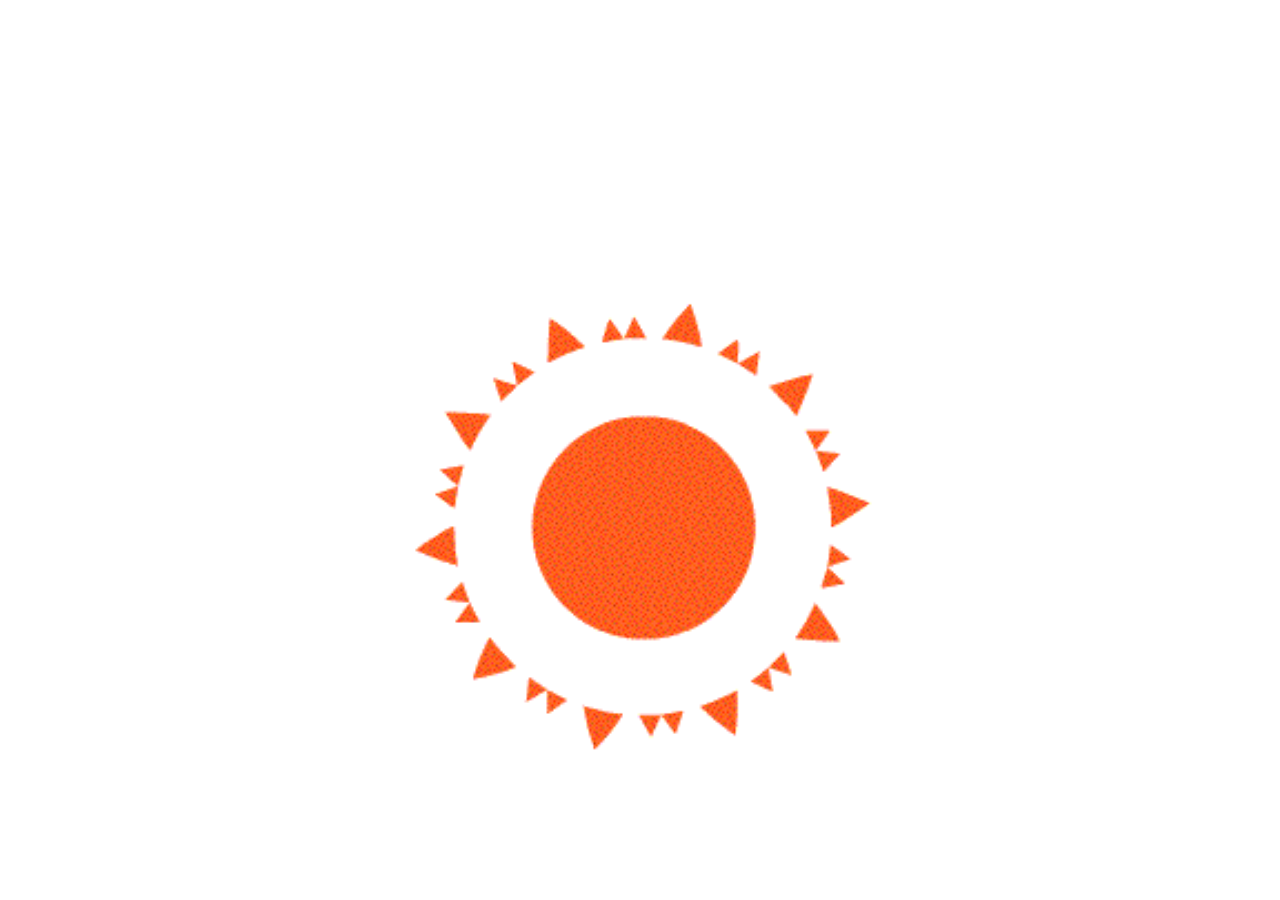
<file: index.html>
<!DOCTYPE html>
<html>
	<head>
		<title> Simple Weather </title>
		<meta name="apple-mobile-web-app-capable" content="yes" />
		<meta name="apple-mobile-web-app-status-bar-style" content="black" />
		<link rel="apple-touch-icon" href="apple-touch-icon.png">
		<meta charset="UTF-8">
		<link href="style.css" type="text/css" rel="stylesheet" />
		<script src="http://ajax.googleapis.com/ajax/libs/jquery/1.11.1/jquery.min.js"></script>
		<script type="text/javascript" src="app.js"></script>
		<script type="text/javascript" src="modernizr.js"></script>
		<!-- Owl Carousel -->
		<!-- Important Owl stylesheet -->
		<link rel="stylesheet" href="owl/owl-carousel/owl.carousel.css">
		<!-- Default Theme -->
		<link rel="stylesheet" href="owl/owl-carousel/owl.theme.css">
		<!--  jQuery 1.7+  -->
		<script src="owl/assets/js/jquery-1.9.1.min.js"></script>
	</head>
<body>
	<img id="loader" src="images/loading.gif" alt="loader" />
	<div id="portrait">
	<div id="wrapper" class="wrapper">
		<div id="today">
				<p id="temp1" class="degrees"></p>
				<div id="icon"> </div><!-- End of #icon -->
				<p id="sum"></p>
		</div><!-- End of #today -->
			<div id="hourly">
			<h1>hourly weather</h1>
			<div id="t1" class="t"></div>
			<p id="hour1" class="hours degrees" ></P>
			<div id="t2" class="t"></div>
			<p id="hour2" class="hours degrees" ></P>
			<div id="t3" class="t"></div>
			<p id="hour3" class="hours degrees" ></P>
			<div id="t4" class="t"></div>
			<p id="hour4" class="hours degrees" ></P>
			<div id="t5" class="t"></div>
			<p id="hour5" class="hours degrees" ></P>
			<div id="t6" class="t"></div>
			<p id="hour6" class="hours degrees" ></P>
			<div id="t7" class="t"></div>
			<p id="hour7" class="hours degrees" ></P>
			<div id="t8" class="t"></div>
			<p id="hour8" class="hours degrees" ></P>
			<div id="t9" class="t"></div>
			<p id="hour9" class="hours degrees" ></P>
			<div id="t10" class="t"></div>
			<p id="hour10" class="hours degrees" ></P>
			<div id="t11" class="t"></div>
			<p id="hour11" class="hours degrees" ></P>
			<div id="t12" class="t"></div>
			<p id="hour12" class="hours degrees" ></P>
			<div id="t13" class="t"></div>
			<p id="hour13" class="hours degrees" ></P>
			<div id="t14" class="t"></div>
			<p id="hour14" class="hours degrees" ></P>
			<div id="t15" class="t"></div>
			<p id="hour15" class="hours degrees" ></P>
			<div id="t16" class="t"></div>
			<p id="hour16" class="hours degrees" ></P>
			<div id="t17" class="t"></div>
			<p id="hour17" class="hours degrees" ></P>
			<div id="t18" class="t"></div>
			<p id="hour18" class="hours degrees" ></P>
			<div id="t19" class="t"></div>
			<p id="hour19" class="hours degrees" ></P>
			<div id="t20" class="t"></div>
			<p id="hour20" class="hours degrees" ></P>
			<div id="t21" class="t"></div>
			<p id="hour21" class="hours degrees" ></P>
			<div id="t22" class="t"></div>
			<p id="hour22" class="hours degrees" ></P>
			<div id="t23" class="t"></div>
			<p id="hour23" class="hours degrees" ></P>
			<div id="t24" class="t"></div>
			<p id="hour24" class="hours degrees" ></P>
		</div><!--END OF #HOURLE-->
		<div id="tomorrow">
				<p id="day">Tomorrow</p>
				<p id="temp2" class="degrees"></p>
				<p id="sum2"></p>
		</div><!-- End of #tomorrow -->
	
		<div id="dayAfter">
				<p id="day">Day After</p>
				<p id="temp3" class="degrees"></p>
				<p id="sum3"></p>
		</div> <!-- End of #dayAfter -->
		<p id="error" class="hidden"></p>
	</div><!--End of #wrapper-->
	</div><!--End of #portrait-->
	
	<div id="landscape" class="hidden">
		<div id="appTitle"><h1> Simple Weather </h1></div>
			<div id="owl-example" class="owl-carousel" id="slide">	
				<div id="day1" class="week1">
					<p class="title">Today</p>
					<p id="d1" class="degrees"></p>
					<div id="icon1"></div>
					<p id="s1"></p>
					
				</div>
				<div id="day2" class="week2">
					<p class="title">Tomorrow</p>
					<p id="d2" class="degrees"></p>
					<div id="icon2"></div>
					<p id="s2"></p>
				</div>
				<div id="day3" class="week3">
					<p class="title">After Tomorrow</p>
					<p id="d3" class="degrees"></p>
					<div id="icon3"></div>
					<p id="s3"></p>
				</div>
				<div id="day4" class="week4">
					<p class="title">Days to come</p>
					<p id="d4" class="degrees"></p>
					<div id="icon4"></div>
					<p id="s4"></p>
				</div>
				<div id="day5" class="week5">
					<p class="title">Days to come</p>
					<p id="d5" class="degrees"></p>
					<div id="icon5"></div>
					<p id="s5"></p>
				</div>
				<div id="day6" class="week6">
					<p class="title">Days to come</p>
					<p id="d6" class="degrees"></p>
					<div id="icon6"></div>
					<p id="s6"></p>
				</div>
				<div id="day7" class="week7">
					<p class="title">Days to come</p>
					<p id="d7" class="degrees"></p>
					<div id="icon7"></div>
					<p id="s7"></p>
				</div>
				<div id="day8" class="week8">
					<p class="title">Days to come</p>
					<p id="d8" class="degrees"></p>
					<div id="icon8"></div>
					<p id="s8"></p>
				</div>

		</div><!-- END OF OWL -->
	</div><!--End of #landscape-->
	
<script src="owl/owl-carousel/owl.carousel.js"></script>	
</body>
</html>
</file>
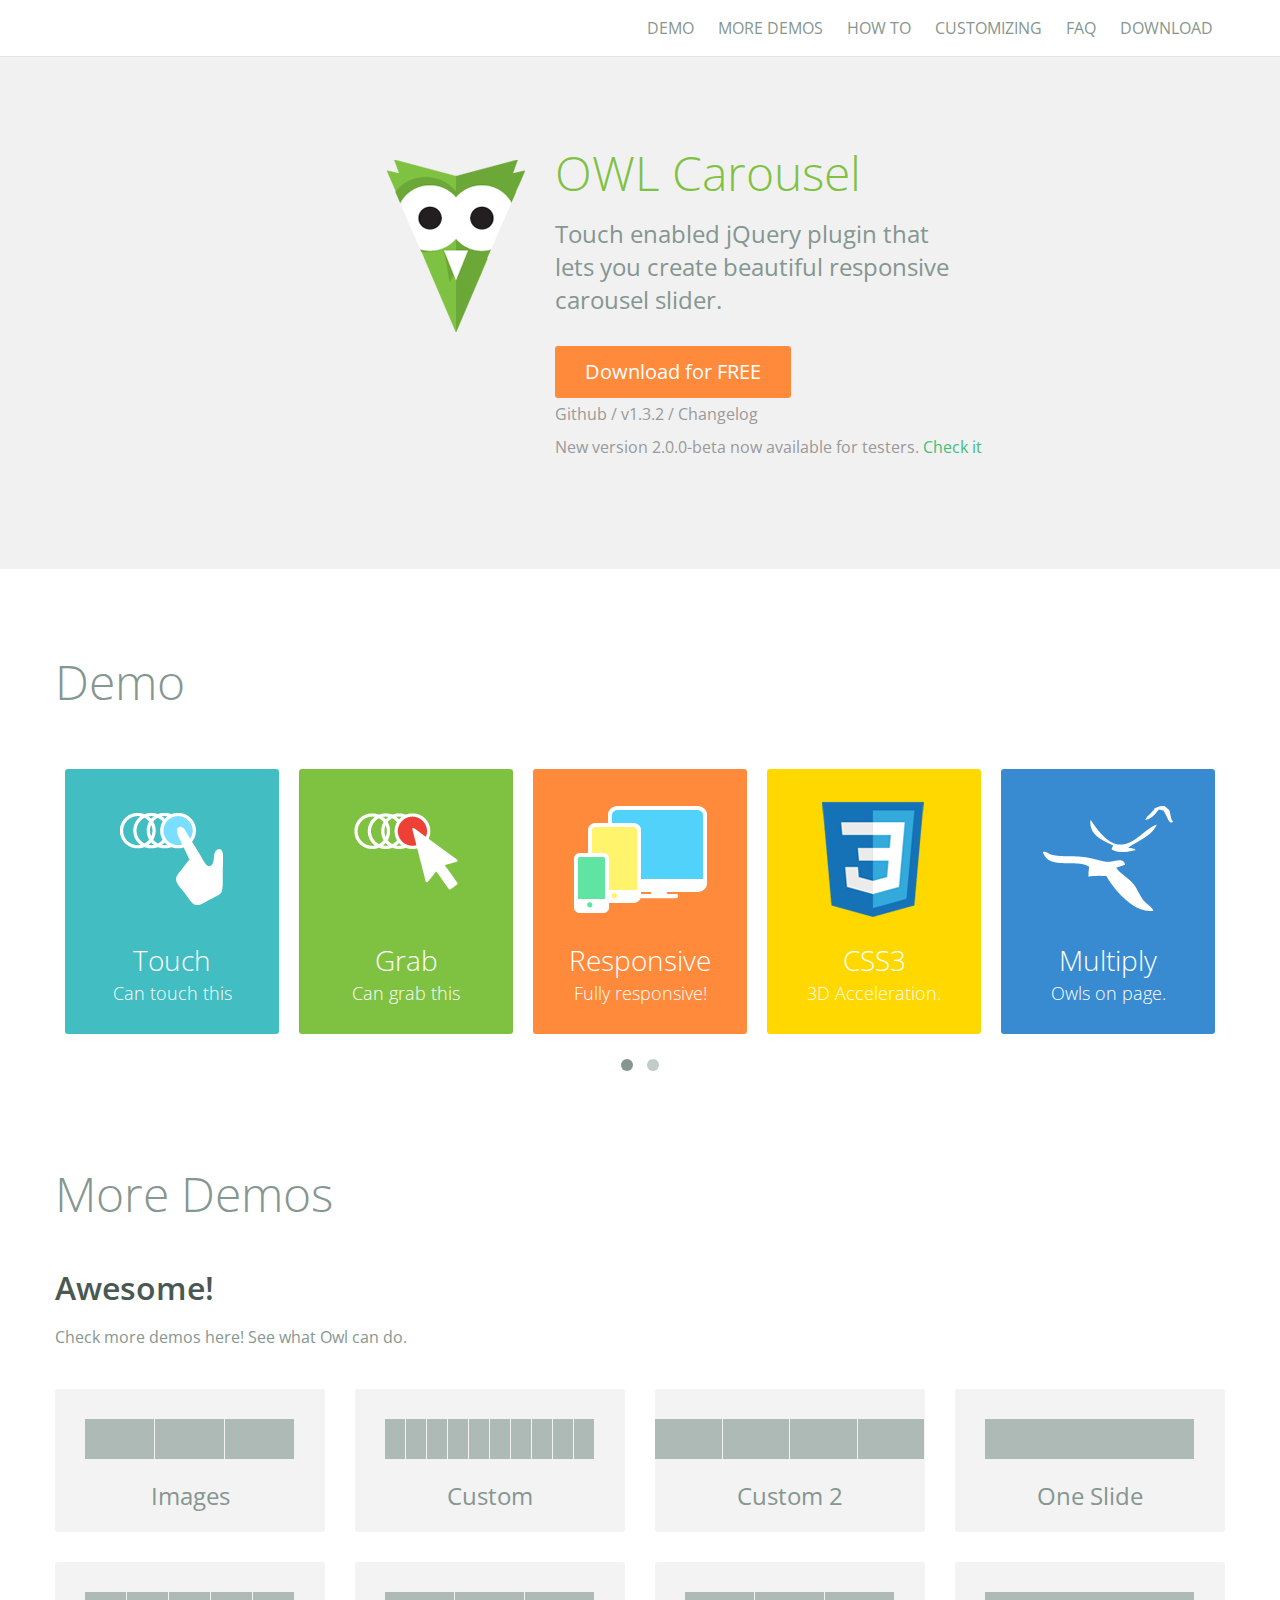
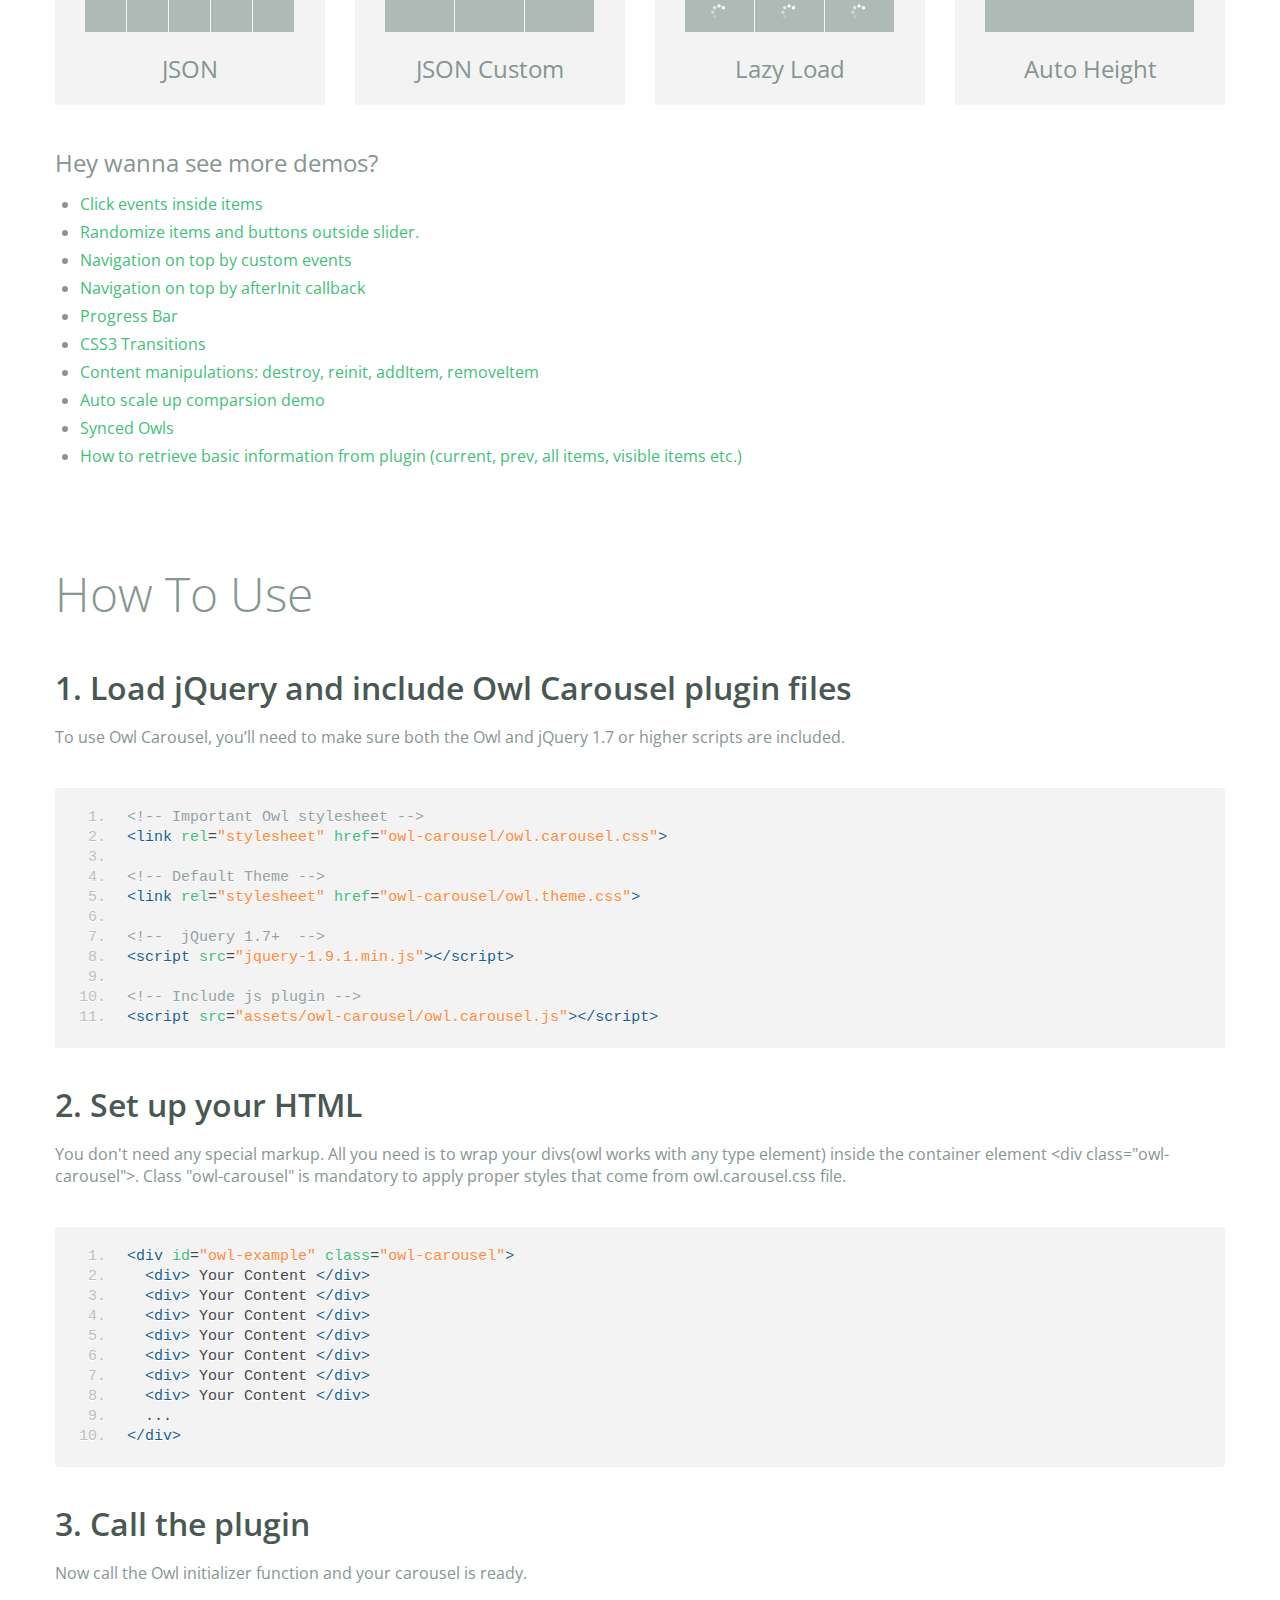
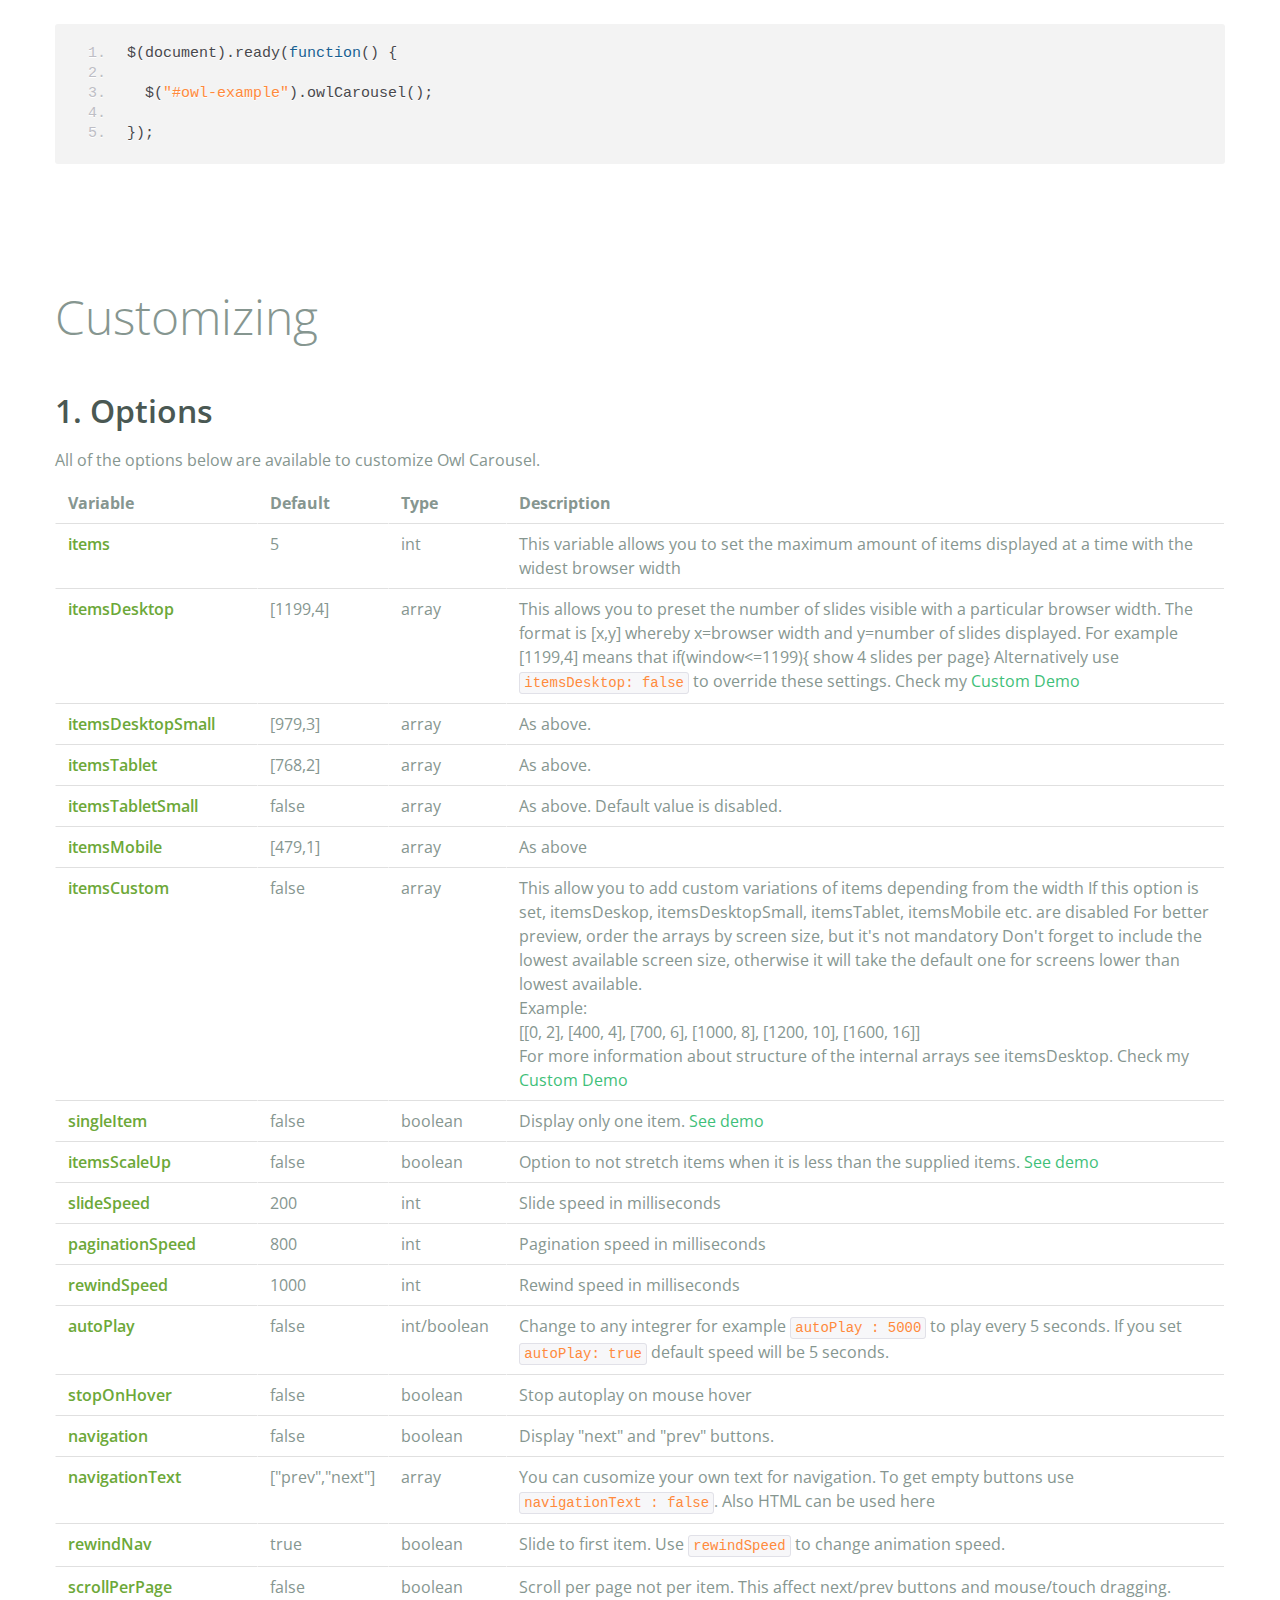
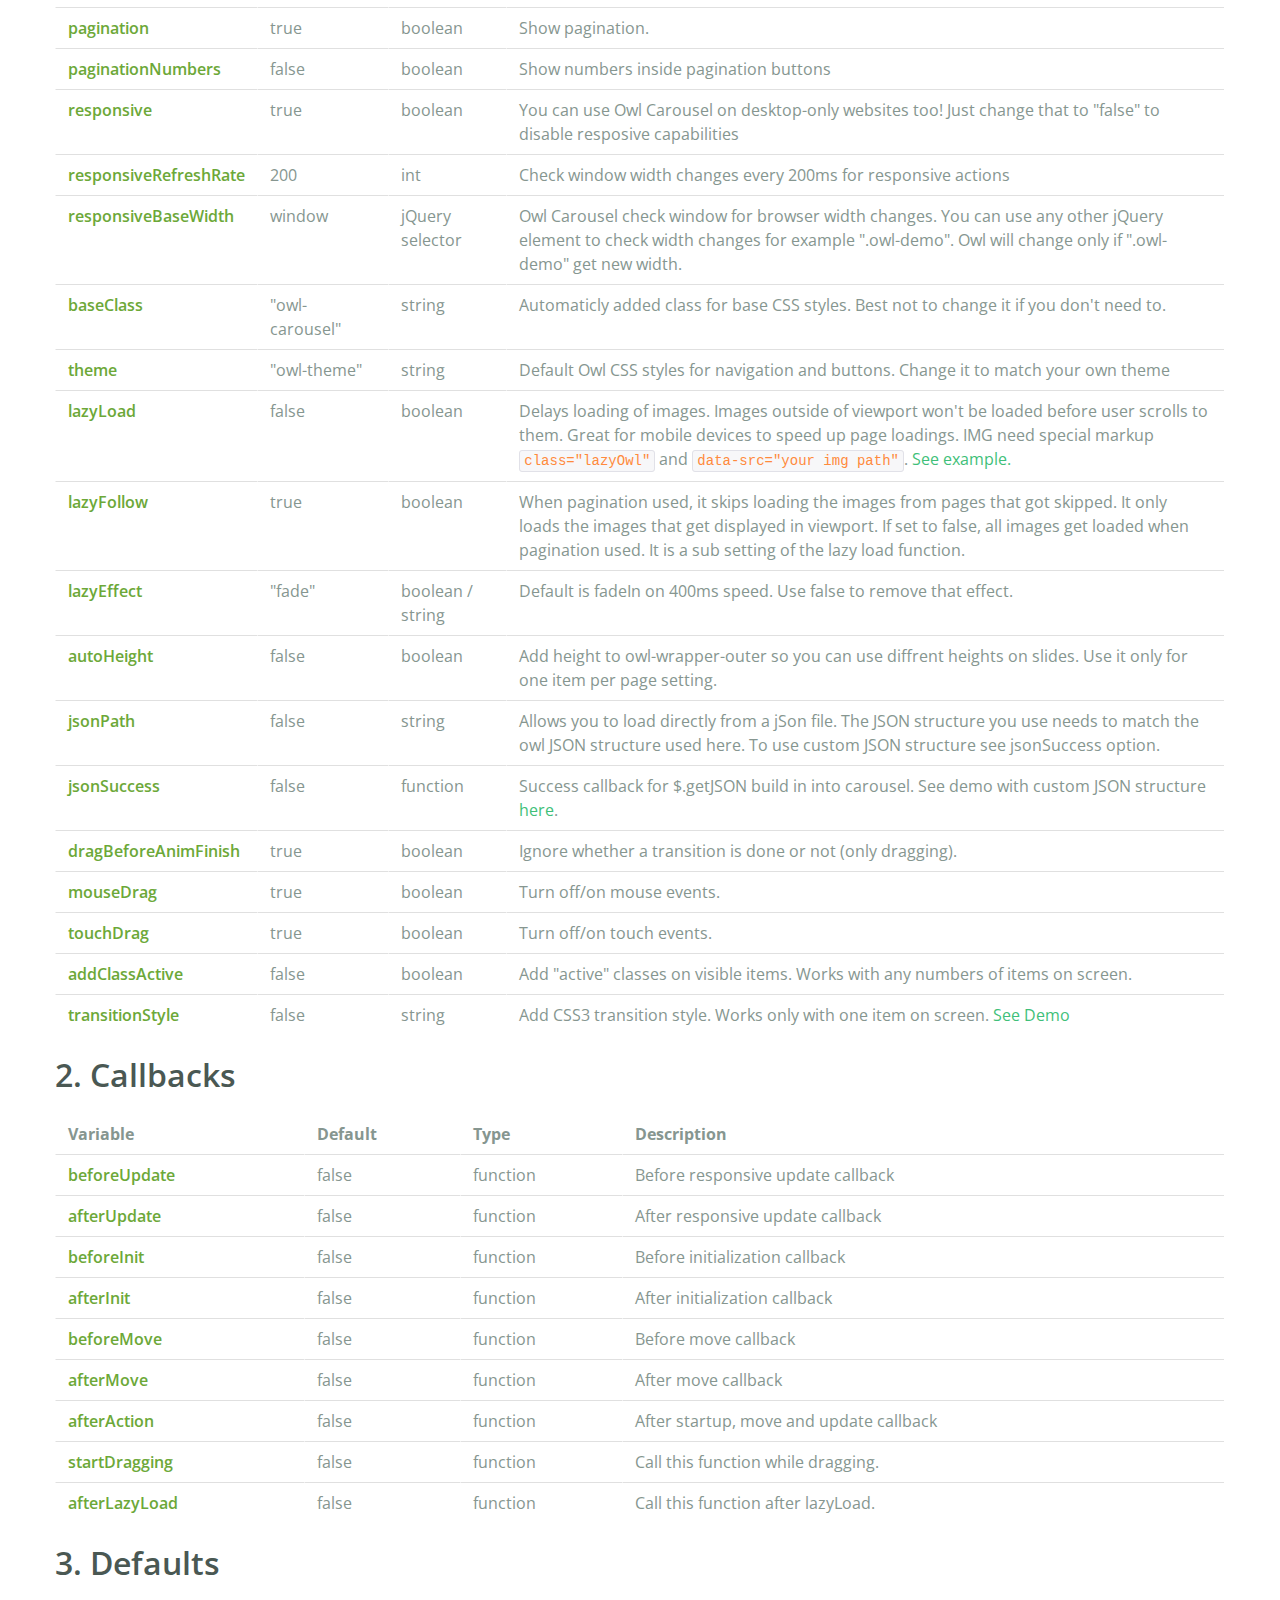
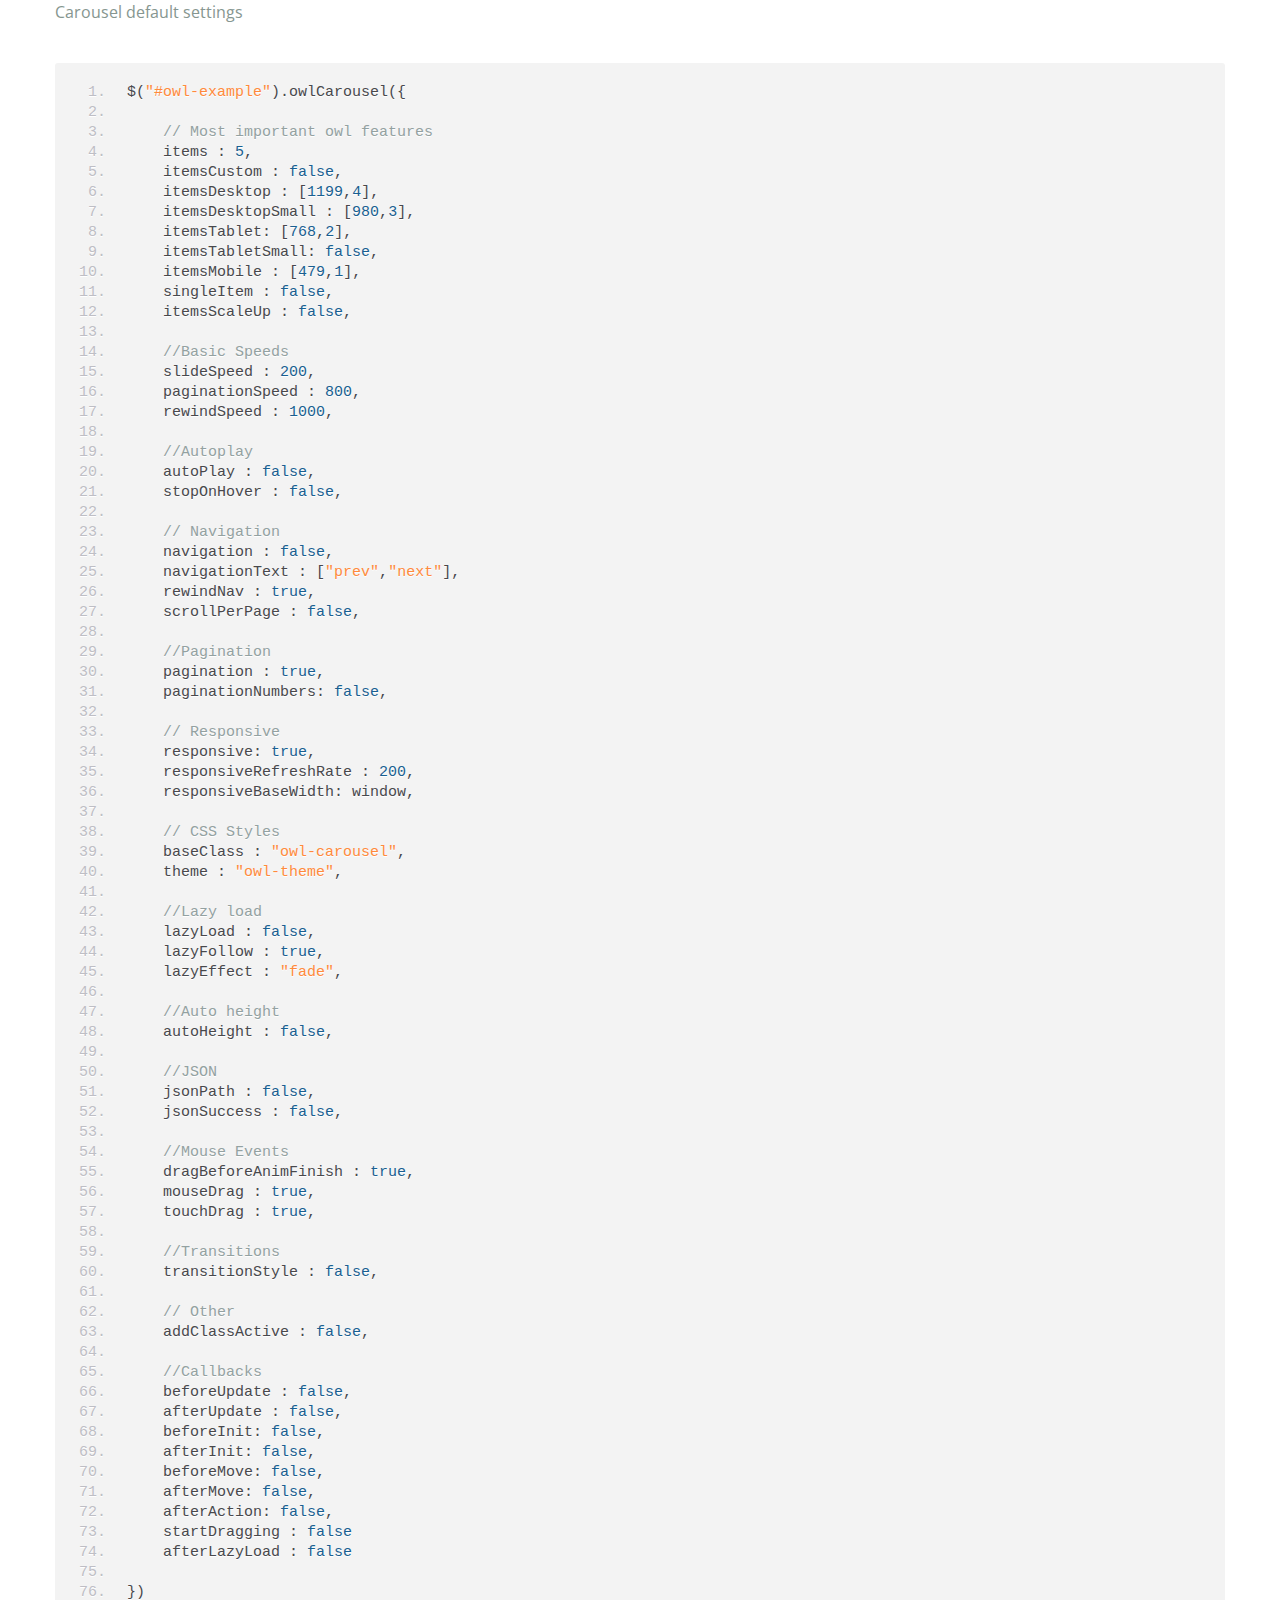
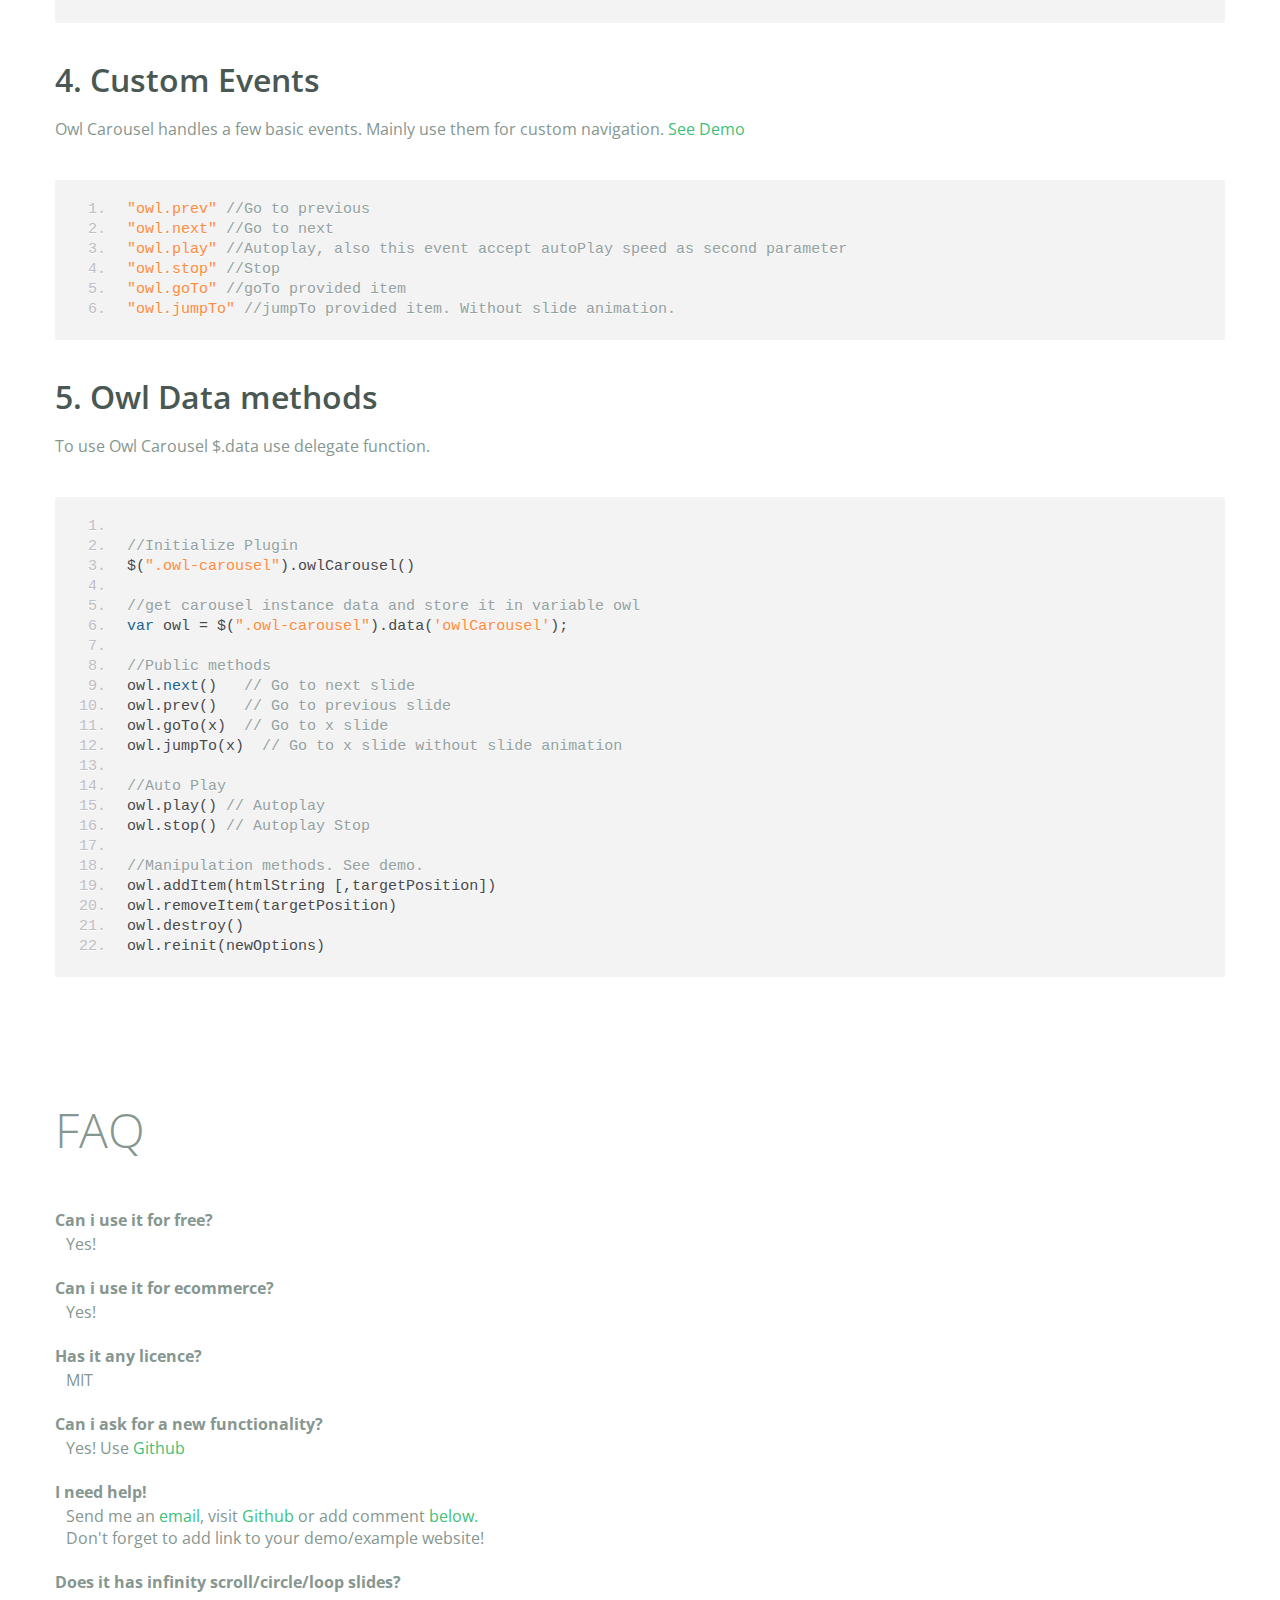
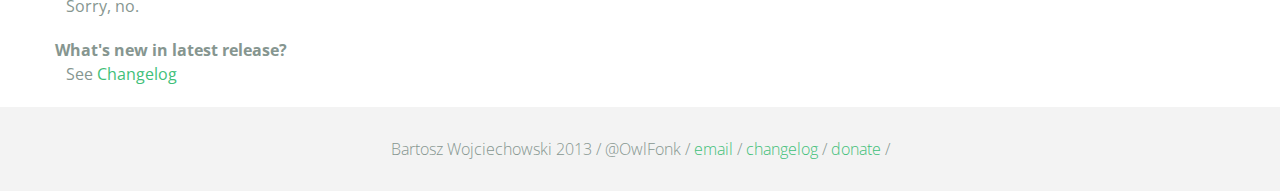
<file: owl/index.html>
<!DOCTYPE html>
<html lang="en">
  <head>
    <meta charset="utf-8">
    <title>Owl Carousel</title>
    <meta name="viewport" content="width=device-width, initial-scale=1.0">
    <meta name="description" content="jQuery Responsive Carousel - Owl Carusel">
    <meta name="author" content="Bartosz Wojciechowski">
    <meta name="keywords" content="HTML,CSS,JSON,JavaScript, jQuery, Responsive, Design, Owl, Carousel, Free">

    <link href='http://fonts.googleapis.com/css?family=Open+Sans:400italic,400,300,600,700' rel='stylesheet' type='text/css'>
    <link href="assets/css/bootstrapTheme.css" rel="stylesheet">
    <link href="assets/css/custom.css" rel="stylesheet">

    <!-- Owl Carousel Assets -->
    <link href="owl-carousel/owl.carousel.css" rel="stylesheet">
    <link href="owl-carousel/owl.theme.css" rel="stylesheet">

    <!-- Prettify -->
    <link href="assets/js/google-code-prettify/prettify.css" rel="stylesheet">

    <!-- Le fav and touch icons -->
    <link rel="apple-touch-icon-precomposed" sizes="144x144" href="assets/ico/apple-touch-icon-144-precomposed.png">
    <link rel="apple-touch-icon-precomposed" sizes="114x114" href="assets/ico/apple-touch-icon-114-precomposed.png">
      <link rel="apple-touch-icon-precomposed" sizes="72x72" href="assets/ico/apple-touch-icon-72-precomposed.png">
                    <link rel="apple-touch-icon-precomposed" href="assets/ico/apple-touch-icon-57-precomposed.png">
                                   <link rel="shortcut icon" href="assets/ico/favicon.png">
  </head>
  <body>
      <div id="top-nav" class="navbar navbar-fixed-top">
        <div class="navbar-inner">
          <div class="container">
            <button type="button" class="btn btn-navbar" data-toggle="collapse" data-target=".nav-collapse">
            <span class="icon-bar"></span>
            <span class="icon-bar"></span>
            <span class="icon-bar"></span>
          </button>
            <div class="nav-collapse collapse">
            <ul class="nav pull-right">
              <li><a href="#demo">Demo</a></li>
              <li><a href="#more-demos">More Demos</a></li>
              <li><a href="#how-to">How To</a></li>
              <li><a href="#customizing">Customizing</a></li>
              <li><a href="#faq">FAQ</a></li>
              <li><a href="owl.carousel.zip" class="download" data-spy="affix" data-offset-top="450">Download</a></li>
            </ul>
            </div>
          </div>
        </div>
      </div>

      <div id="header">
        <div class="container">
          <div class="row">
            <div class="span5">
                <img class="logo" src="assets/img/owl-logo.png" alt="Owl Logo">
              </div>
            <div class="span7">
              <h1>OWL Carousel </h1>
              <h3>Touch enabled jQuery plugin that lets you create beautiful responsive carousel slider.</h3>
              <a class="btn btn-success btn-large" href="owl.carousel.zip">Download for FREE</a>
              <p class="muted"><a class="muted" href="https://github.com/OwlFonk/OwlCarousel">Github</a> / v1.3.2 / <a class="muted" href="changelog.html">Changelog</a></p> 
              <p class="muted">New version 2.0.0-beta now available for testers. <a href="http://www.owlgraphic.com/owlcarousel2/">Check it</a></p>
            </div>
          </div>
        </div>
      </div>

      <div id="demo">
        <div class="container">
          <div class="row">
            <div class="span12">
              <h1>Demo</h1>
            </div>
          </div>

          <div class="row">
            <div class="span12">

              <div id="owl-example" class="owl-carousel">

                <div class="item darkCyan">
                  <img src="assets/img/demo-slides/touch.png" alt="Touch">
                    <h3>Touch</h3>
                    <h4>Can touch this</h4>
                </div>
                <div class="item forestGreen">
                  <img src="assets/img/demo-slides/grab.png" alt="Grab">
                    <h3>Grab</h3>
                    <h4>Can grab this</h4>
                </div>
                <div class="item orange">
                  <img src="assets/img/demo-slides/responsive.png" alt="Responsive">
                    <h3>Responsive</h3>
                    <h4>Fully responsive!</h4>
                </div>

                <div class="item yellow">
                  <img src="assets/img/demo-slides/css3.png" alt="CSS3">
                    <h3>CSS3</h3>
                    <h4>3D Acceleration.</h4>
                </div>

                <div class="item dodgerBlue">
                  <img src="assets/img/demo-slides/multi.png" alt="Multi">
                    <h3>Multiply</h3>
                    <h4>Owls on page.</h4>
                </div>

                <div class="item skyBlue">
                  <img src="assets/img/demo-slides/modern.png" alt="Modern Browsers">
                    <h3>Modern</h3>
                    <h4>Browsers Compatibility</h4>
                </div>

                <div class="item zombieGreen">
                  <img src="assets/img/demo-slides/zombie.png" alt="Zombie Browsers - old ones">
                    <h3>Zombie</h3>
                    <h4>Browsers Compatibility</h4>
                </div>

                <div class="item violet">
                  <img src="assets/img/demo-slides/controls.png" alt="Take Control">
                    <h3>Take Control</h3>
                    <h4>The way you like</h4>
                </div>

                <div class="item yellowLight">
                  <img src="assets/img/demo-slides/feather.png" alt="Light">
                    <h3>Light</h3>
                    <h4>As a feather</h4>
                </div>

                <div class="item steelGray">
                  <img src="assets/img/demo-slides/tons.png" alt="Tons of Opotions">
                    <h3>Tons</h3>
                    <h4>of options</h4>
                </div>

              </div>


            </div>
          </div>

        </div>
      </div>

    <div id="more-demos">
      <div class="container">

        <div class="row">
          <div class="span12">
            <h1>More Demos</h1>
            <h2>Awesome!</h2>
            <p>Check more demos here! See what Owl can do.</p>
          </div>
        </div>

        <div class="row demos-row">
          <div class="span3">
            <a href="demos/images.html" class="demo-box">
              <div class="demo-wrapper demo-images clearfix">
                <div class="demo-slide"><div class="bg"></div></div>
                <div class="demo-slide"><div class="bg"></div></div>
                <div class="demo-slide"><div class="bg"></div></div>
              </div>
              <h3>Images</h3>
            </a>
          </div>

          <div class="span3">
            <a href="demos/custom.html" class="demo-box">
              <div class="demo-wrapper demo-custom clearfix">
                <div class="demo-slide"><div class="bg"></div></div>
                <div class="demo-slide"><div class="bg"></div></div>
                <div class="demo-slide"><div class="bg"></div></div>
                <div class="demo-slide"><div class="bg"></div></div>
                <div class="demo-slide"><div class="bg"></div></div>
                <div class="demo-slide"><div class="bg"></div></div>
                <div class="demo-slide"><div class="bg"></div></div>
                <div class="demo-slide"><div class="bg"></div></div>
                <div class="demo-slide"><div class="bg"></div></div>
                <div class="demo-slide"><div class="bg"></div></div>
              </div>
              <h3>Custom</h3>
            </a>
          </div>

          <div class="span3">
            <a href="demos/itemsCustom.html" class="demo-box">
              <div class="demo-wrapper demo-full clearfix">
                <div class="demo-slide"><div class="bg"></div></div>
                <div class="demo-slide"><div class="bg"></div></div>
                <div class="demo-slide"><div class="bg"></div></div>
                <div class="demo-slide"><div class="bg"></div></div>
              </div>
              <h3>Custom 2</h3>
            </a>
          </div>

          <div class="span3">
            <a href="demos/one.html" class="demo-box">
              <div class="demo-wrapper demo-one clearfix">
                <div class="demo-slide"><div class="bg"></div></div>
              </div>
              <h3>One Slide</h3>
            </a>
          </div>

        </div>
        <div class="row demos-row">
          <div class="span3">
            <a href="demos/json.html" class="demo-box">
              <div class="demo-wrapper demo-Json clearfix">
                <div class="demo-slide"><div class="bg"></div></div>
                <div class="demo-slide"><div class="bg"></div></div>
                <div class="demo-slide"><div class="bg"></div></div>
                <div class="demo-slide"><div class="bg"></div></div>
                <div class="demo-slide"><div class="bg"></div></div>
              </div>
              <h3>JSON</h3>
            </a>
          </div>

          <div class="span3">
            <a href="demos/customJson.html" class="demo-box">
              <div class="demo-wrapper demo-Json-custom clearfix">
                <div class="demo-slide"><div class="bg"></div></div>
                <div class="demo-slide"><div class="bg"></div></div>
                <div class="demo-slide"><div class="bg"></div></div>
              </div>
              <h3>JSON Custom</h3>
            </a>
          </div>

          <div class="span3">
            <a href="demos/lazyLoad.html" class="demo-box">
              <div class="demo-wrapper demo-lazy clearfix">
                <div class="demo-slide"><div class="bg"></div></div>
                <div class="demo-slide"><div class="bg"></div></div>
                <div class="demo-slide"><div class="bg"></div></div>
              </div>
              <h3>Lazy Load</h3>
            </a>
          </div>

          <div class="span3">
            <a href="demos/autoHeight.html" class="demo-box">
              <div class="demo-wrapper demo-height clearfix">
                <div class="demo-slide"><div class="bg"></div></div>
              </div>
              <h3>Auto Height</h3>
            </a>
          </div>

          
        </div>

        <div class="row">
          <div class="span12">
            <h3>Hey wanna see more demos?</h3>
            <ul>
              <li>
                <a href="demos/click.html">Click events inside items</a>
              </li>
              <li>
                <a href="demos/randomOrder.html">Randomize items and buttons outside slider.</a>
              </li>
              <li>
                <a href="demos/navOnTop.html">Navigation on top by custom events</a>
              </li>
              <li>
                <a href="demos/navOnTop2.html">Navigation on top by afterInit callback</a>
              </li>
              <li>
                <a href="demos/progressBar.html">Progress Bar</a>
              </li>
              <li>
                <a href="demos/transitions.html">CSS3 Transitions</a>
              </li>
              <li>
                <a href="demos/manipulations.html">Content manipulations: destroy, reinit, addItem, removeItem</a>
              </li>
              <li>
                <a href="demos/scaleup.html">Auto scale up comparsion demo</a>
              </li>
              <li>
                <a href="demos/sync.html">Synced Owls</a>
              </li>
              <li>
                <a href="demos/owlStatus.html">How to retrieve basic information from plugin (current, prev, all items, visible items etc.)</a>
              </li>
            </ul>
            
          </div>
        </div>


      </div>
    </div>

    <div id="how-to">
      <div class="container">
        <div class="row">
          <div class="span12">
            <h1>How To Use</h1>
            <h2>1. Load jQuery and include Owl Carousel plugin files</h2>
            <p>To use Owl Carousel, you’ll need to make sure both the Owl and jQuery 1.7 or higher scripts are included.</p>
<pre class="pre-show prettyprint linenums">
&lt;!-- Important Owl stylesheet --&gt;
&lt;link rel="stylesheet" href="owl-carousel/owl.carousel.css"&gt;

&lt;!-- Default Theme --&gt;
&lt;link rel="stylesheet" href="owl-carousel/owl.theme.css"&gt;

&lt;!--  jQuery 1.7+  --&gt;
&lt;script src="jquery-1.9.1.min.js"&gt;&lt;/script&gt;

&lt;!-- Include js plugin --&gt;
&lt;script src="assets/owl-carousel/owl.carousel.js"&gt;&lt;/script&gt;
</pre>
          <h2>2. Set up your HTML</h2>
          <p>You don't need any special markup. All you need is to wrap your divs(owl works with any type element) inside the container element &lt;div class="owl-carousel"&gt;. Class "owl-carousel" is mandatory to apply proper styles that come from owl.carousel.css file.</p>
<pre class="pre-show prettyprint linenums">
&lt;div id="owl-example" class="owl-carousel"&gt;
  &lt;div&gt; Your Content &lt;/div&gt;
  &lt;div&gt; Your Content &lt;/div&gt;
  &lt;div&gt; Your Content &lt;/div&gt;
  &lt;div&gt; Your Content &lt;/div&gt;
  &lt;div&gt; Your Content &lt;/div&gt;
  &lt;div&gt; Your Content &lt;/div&gt;
  &lt;div&gt; Your Content &lt;/div&gt;
  ...
&lt;/div>
</pre>    
          <h2>3. Call the plugin</h2>
          <p>Now call the Owl initializer function and your carousel is ready.</p>
<pre class="pre-show prettyprint linenums">
$(document).ready(function() {

  $("#owl-example").owlCarousel();

});
</pre>  
          </div>
        </div>
      </div>
    </div>


    <div id="customizing">
      <div class="container">
        <div class="row">
          <div class="span12">
            <h1>Customizing</h1>
            <h2>1. Options</h2>
            <p>All of the options below are available to customize Owl Carousel.</p> 
            <table class="table hp-table table-bordered table-striped">
              <thead>
                <tr>
                  <th>Variable</th>
                  <th>Default</th>
                  <th>Type</th>
                  <th>Description</th>
                </tr>
              </thead>
              <tbody>
                <tr>
                  <td><span class="text-emp">items</span></td>
                  <td>5</td>
                  <td>int</td>
                  <td>This variable allows you to set the maximum amount of items displayed at a time with the widest browser width</td>
                </tr>
                 <tr>
                  <td><span class="text-emp">itemsDesktop</span></td>
                  <td>[1199,4]</td>
                  <td>array</td>
                  <td>This allows you to preset the number of slides visible with a particular browser width. The format is [x,y] whereby x=browser width and y=number of slides displayed. For example [1199,4] means that if(window&lt;=1199){ show 4 slides per page}
                    Alternatively use <code>itemsDesktop: false</code> to override these settings. Check my <a href="demos/custom.html">Custom Demo</a></td>
                </tr>
                <tr>
                  <td><span class="text-emp">itemsDesktopSmall</span></td>
                  <td>[979,3]</td>
                  <td>array</td>
                  <td>As above.</td>
                </tr>
                <tr>
                  <td><span class="text-emp">itemsTablet</span></td>
                  <td>[768,2]</td>
                  <td>array</td>
                  <td>As above.</td>
                </tr>
                <tr>
                  <td><span class="text-emp">itemsTabletSmall</span></td>
                  <td>false</td>
                  <td>array</td>
                  <td>As above. Default value is disabled.</td>
                </tr>
                <tr>
                  <td><span class="text-emp">itemsMobile</span></td>
                  <td>[479,1]</td>
                  <td>array</td>
                  <td>As above</td>
                </tr>
                <tr>
                  <td><span class="text-emp">itemsCustom</span></td>
                  <td>false</td>
                  <td>array</td>
                  <td>
                    This allow you to add custom variations of items depending from the width
                    If this option is set, itemsDeskop, itemsDesktopSmall, itemsTablet, itemsMobile etc. are disabled
                    For better preview, order the arrays by screen size, but it's not mandatory
                    Don't forget to include the lowest available screen size, otherwise it will take the default one for screens lower than lowest available.
                    <br />Example:<br /> [[0, 2], [400, 4], [700, 6], [1000, 8], [1200, 10], [1600, 16]]<br />
                    For more information about structure of the internal arrays see itemsDesktop. Check my <a href="demos/custom.html">Custom Demo</a></td>
                </tr>
                <tr>
                  <td><span class="text-emp">singleItem</span></td>
                  <td>false</td>
                  <td>boolean</td>
                  <td>Display only one item. <a href="demos/one.html">See demo</a></td>
                </tr>
                <tr>
                  <td><span class="text-emp">itemsScaleUp</span></td>
                  <td>false</td>
                  <td>boolean</td>
                  <td>Option to not stretch items when it is less than the supplied items. <a href="demos/scaleup.html">See demo</a></td>
                </tr>
                <tr>
                  <td><span class="text-emp">slideSpeed</span></td>
                  <td>200</td>
                  <td>int</td>
                  <td>Slide speed in milliseconds</td>
                </tr>
                <tr>
                  <td><span class="text-emp">paginationSpeed</span></td>
                  <td>800</td>
                  <td>int</td>
                  <td>Pagination speed in milliseconds</td>
                </tr>
                <tr>
                  <td><span class="text-emp">rewindSpeed</span></td>
                  <td>1000</td>
                  <td>int</td>
                  <td>Rewind speed in milliseconds</td>
                </tr>
                <tr>
                  <td><span class="text-emp">autoPlay</span></td>
                  <td>false</td>
                  <td>int/boolean</td>
                  <td>Change to any integrer for example <code>autoPlay : 5000</code> to play every 5 seconds. If you set <code>autoPlay: true</code> default speed will be 5 seconds.</td>
                </tr>
                <tr>
                <tr>
                  <td><span class="text-emp">stopOnHover</span></td>
                  <td>false</td>
                  <td>boolean</td>
                  <td>Stop autoplay on mouse hover</td>
                </tr>
                <tr>
                <tr>
                  <td><span class="text-emp">navigation</span></td>
                  <td>false</td>
                  <td>boolean</td>
                  <td>Display "next" and "prev" buttons.</td>
                </tr>
                <tr>
                  <td><span class="text-emp">navigationText</span></td>
                  <td>["prev","next"]</td>
                  <td>array</td>
                  <td>You can cusomize your own text for navigation. To get empty buttons use <code>navigationText : false</code>. Also HTML can be used here</td>
                </tr>
                <tr>
                  <td><span class="text-emp">rewindNav</span></td>
                  <td>true</td>
                  <td>boolean</td>
                  <td>Slide to first item. Use <code>rewindSpeed</code> to change animation speed. </td>
                </tr>
                <tr>
                  <td><span class="text-emp">scrollPerPage</span></td>
                  <td>false</td>
                  <td>boolean</td>
                  <td>Scroll per page not per item. This affect next/prev buttons and mouse/touch dragging.</td>
                </tr>
                <tr>
                  <td><span class="text-emp">pagination</span></td>
                  <td>true</td>
                  <td>boolean</td>
                  <td>Show pagination.</td>
                </tr>
                <tr>
                  <td><span class="text-emp">paginationNumbers</span></td>
                  <td>false</td>
                  <td>boolean</td>
                  <td>Show numbers inside pagination buttons</td>
                </tr>
                <tr>
                  <td><span class="text-emp">responsive</span></td>
                  <td>true</td>
                  <td>boolean</td>
                  <td>You can use Owl Carousel on desktop-only websites too! Just change that to "false" to disable resposive capabilities</td>
                </tr>
                <tr>
                  <td><span class="text-emp">responsiveRefreshRate</span></td>
                  <td>200</td>
                  <td>int</td>
                  <td>Check window width changes every 200ms for responsive actions</td>
                </tr>
                <tr>
                  <td><span class="text-emp">responsiveBaseWidth</span></td>
                  <td>window</td>
                  <td>jQuery selector</td>
                  <td>Owl Carousel check window for browser width changes. You can use any other jQuery element to check width changes for example ".owl-demo". Owl will change only if ".owl-demo" get new width.</td>
                </tr>
                <tr>
                  <td><span class="text-emp">baseClass</span></td>
                  <td>"owl-carousel"</td>
                  <td>string</td>
                  <td>Automaticly added class for base CSS styles. Best not to change it if you don't need to.</td>
                </tr>
                <tr>
                  <td><span class="text-emp">theme</span></td>
                  <td>"owl-theme"</td>
                  <td>string</td>
                  <td>Default Owl CSS styles for navigation and buttons. Change it to match your own theme</td>
                </tr>
                <tr>
                  <td><span class="text-emp">lazyLoad</span></td>
                  <td>false</td>
                  <td>boolean</td>
                  <td>Delays loading of images. Images outside of viewport won't be loaded before user scrolls to them. Great for mobile devices to speed up page loadings. IMG need special markup <code>class="lazyOwl"</code> and <code>data-src="your img path"</code>. <a href="demos/lazyLoad.html">See example.</a></td>
                </tr>
                <tr>
                  <td><span class="text-emp">lazyFollow</span></td>
                  <td>true</td>
                  <td>boolean</td>
                  <td>When pagination used, it skips loading the images from pages that got skipped. It only loads the images that get displayed in viewport. If set to false, all images get loaded when pagination used. It is a sub setting of the lazy load function.</td>
                </tr>
                <tr>
                  <td><span class="text-emp">lazyEffect</span></td>
                  <td>"fade"</td>
                  <td>boolean / string</td>
                  <td>Default is fadeIn on 400ms speed. Use false to remove that effect.</td>
                </tr>
                <tr>
                  <td><span class="text-emp">autoHeight</span></td>
                  <td>false</td>
                  <td>boolean</td>
                  <td>Add height to owl-wrapper-outer so you can use diffrent heights on slides. Use it only for one item per page setting.</td>
                </tr>
                <tr>
                  <td><span class="text-emp">jsonPath</span></td>
                  <td>false</td>
                  <td>string</td>
                  <td>Allows you to load directly from a jSon file. The JSON structure you use needs to match the owl JSON structure used here. To use custom JSON structure see jsonSuccess option.</td>
                </tr>
                <tr>
                  <td><span class="text-emp">jsonSuccess</span></td>
                  <td>false</td>
                  <td>function</td>
                  <td>Success callback for $.getJSON build in into carousel. See demo with custom JSON structure <a href="demos/customJson.html">here</a>. </td>
                </tr>
                <tr>
                  <td><span class="text-emp">dragBeforeAnimFinish</span></td>
                  <td>true</td>
                  <td>boolean</td>
                  <td>Ignore whether a transition is done or not (only dragging).</td>
                </tr>
                <tr>
                  <td><span class="text-emp">mouseDrag</span></td>
                  <td>true</td>
                  <td>boolean</td>
                  <td>Turn off/on mouse events.</td>
                </tr>
                <tr>
                  <td><span class="text-emp">touchDrag</span></td>
                  <td>true</td>
                  <td>boolean</td>
                  <td>Turn off/on touch events.</td>
                </tr>
                <tr>
                  <td><span class="text-emp">addClassActive</span></td>
                  <td>false</td>
                  <td>boolean</td>
                  <td>Add "active" classes on visible items. Works with any numbers of items on screen.</td>
                </tr>
                <tr>
                  <td><span class="text-emp">transitionStyle</span></td>
                  <td>false</td>
                  <td>string</td>
                  <td>Add CSS3 transition style. Works only with one item on screen. <a href="demos/transitions.html">See Demo</a></td>
                </tr>
              </tbody>
            </table>
            <h2>2. Callbacks</h2>
            <table class="table hp-table table-bordered table-striped">
              <thead>
                <tr>
                  <th>Variable</th>
                  <th>Default</th>
                  <th>Type</th>
                  <th>Description</th>
                </tr>
              </thead>
              <tbody>
                <tr>
                  <td><span class="text-emp">beforeUpdate</span></td>
                  <td>false</td>
                  <td>function</td>
                  <td>Before responsive update callback</td>
                </tr>
                <tr>
                  <td><span class="text-emp">afterUpdate</span></td>
                  <td>false</td>
                  <td>function</td>
                  <td>After responsive update callback</td>
                </tr>
                <tr>
                  <td><span class="text-emp">beforeInit</span></td>
                  <td>false</td>
                  <td>function</td>
                  <td>Before initialization callback</td>
                </tr>
                <tr>
                  <td><span class="text-emp">afterInit</span></td>
                  <td>false</td>
                  <td>function</td>
                  <td>After initialization callback</td>
                </tr>
                <tr>
                  <td><span class="text-emp">beforeMove</span></td>
                  <td>false</td>
                  <td>function</td>
                  <td>Before move callback</td>
                </tr>
                <tr>
                  <td><span class="text-emp">afterMove</span></td>
                  <td>false</td>
                  <td>function</td>
                  <td>After move callback</td>
                </tr>
                <tr>
                  <td><span class="text-emp">afterAction</span></td>
                  <td>false</td>
                  <td>function</td>
                  <td>After startup, move and update callback</td>
                </tr>
                <tr>
                  <td><span class="text-emp">startDragging</span></td>
                  <td>false</td>
                  <td>function</td>
                  <td>Call this function while dragging.</td>
                </tr>
                <tr>
                  <td><span class="text-emp">afterLazyLoad</span></td>
                  <td>false</td>
                  <td>function</td>
                  <td>Call this function after lazyLoad.</td>
                </tr>
              </tbody>
            </table>

              <h2>3. Defaults</h2>
              <p>Carousel default settings</p>
<pre class="pre-show prettyprint linenums">
$("#owl-example").owlCarousel({

    // Most important owl features
    items : 5,
    itemsCustom : false,
    itemsDesktop : [1199,4],
    itemsDesktopSmall : [980,3],
    itemsTablet: [768,2],
    itemsTabletSmall: false,
    itemsMobile : [479,1],
    singleItem : false,
    itemsScaleUp : false,

    //Basic Speeds
    slideSpeed : 200,
    paginationSpeed : 800,
    rewindSpeed : 1000,

    //Autoplay
    autoPlay : false,
    stopOnHover : false,

    // Navigation
    navigation : false,
    navigationText : ["prev","next"],
    rewindNav : true,
    scrollPerPage : false,

    //Pagination
    pagination : true,
    paginationNumbers: false,

    // Responsive 
    responsive: true,
    responsiveRefreshRate : 200,
    responsiveBaseWidth: window,

    // CSS Styles
    baseClass : "owl-carousel",
    theme : "owl-theme",

    //Lazy load
    lazyLoad : false,
    lazyFollow : true,
    lazyEffect : "fade",

    //Auto height
    autoHeight : false,

    //JSON 
    jsonPath : false, 
    jsonSuccess : false,

    //Mouse Events
    dragBeforeAnimFinish : true,
    mouseDrag : true,
    touchDrag : true,

    //Transitions
    transitionStyle : false,

    // Other
    addClassActive : false,

    //Callbacks
    beforeUpdate : false,
    afterUpdate : false,
    beforeInit: false, 
    afterInit: false, 
    beforeMove: false, 
    afterMove: false,
    afterAction: false,
    startDragging : false
    afterLazyLoad : false

})
</pre>
              <h2>4. Custom Events</h2>
              <p>Owl Carousel handles a few basic events. Mainly use them for custom navigation. <a href="demos/custom.html">See Demo</a></p>

<pre class="pre-show prettyprint linenums">
"owl.prev" //Go to previous
"owl.next" //Go to next
"owl.play" //Autoplay, also this event accept autoPlay speed as second parameter
"owl.stop" //Stop
"owl.goTo" //goTo provided item
"owl.jumpTo" //jumpTo provided item. Without slide animation.
</pre>

              <h2>5. Owl Data methods</h2>
              <p>To use Owl Carousel $.data use delegate function.</p>
              
<pre class="pre-show prettyprint linenums">

//Initialize Plugin
$(".owl-carousel").owlCarousel()

//get carousel instance data and store it in variable owl
var owl = $(".owl-carousel").data('owlCarousel');

//Public methods
owl.next()   // Go to next slide
owl.prev()   // Go to previous slide
owl.goTo(x)  // Go to x slide
owl.jumpTo(x)  // Go to x slide without slide animation

//Auto Play
owl.play() // Autoplay
owl.stop() // Autoplay Stop

//Manipulation methods. <a href="demos/manipulations.html">See demo.</a>
owl.addItem(htmlString [,targetPosition])
owl.removeItem(targetPosition)
owl.destroy()
owl.reinit(newOptions)
</pre>
          </div>
        </div>
      </div>
    </div>

    <div id="faq" class="container">
      <div class="row">
        <div class="span12">
          <h1>FAQ</h1>
          <dl>
            <dt>Can i use it for free?</dt>
            <dd>Yes!</dd>
            <dt>Can i use it for ecommerce?</dt>
            <dd>Yes!</dd>
            <dt>Has it any licence?</dt>
            <dd>MIT</dd>
            <dt>Can i ask for a new functionality?</dt>
            <dd>Yes! Use <a href="https://github.com/OwlFonk/OwlCarousel">Github</a></dd>
            <dt>I need help!</dt>
            <dd>Send me an <a href="mailto:owl@owlgraphic.com?subject=Hey Owl! I need help">email</a>, visit <a href="https://github.com/OwlFonk/OwlCarousel">Github</a> or add comment <a href="#disqus">below.</a><br>Don't forget to add link to your demo/example website!</dd>
            <dt>Does it has infinity scroll/circle/loop slides?</dt>
            <dd>Sorry, no.</dd>
            <dt>What's new in latest release?</dt>
            <dd>See <a href="changelog.html">Changelog</a></dd>
          </dl>
        </div>
      </div>
    </div>

    <div class="container disqus">
        <div class="row">
          <div class="span12">
            <h1>Disqus</h1>

    <div id="disqus_thread"></div>
    <noscript>Please enable JavaScript to view the <a href="http://disqus.com/?ref_noscript">comments powered by Disqus.</a></noscript>
    <a href="http://disqus.com" class="dsq-brlink">comments powered by <span class="logo-disqus">Disqus</span></a>
      </div>
    </div>
  </div>

    <div id="footer">
      <div class="container">
        <div class="row">
          <div class="span12">
            <h5>Bartosz Wojciechowski 2013 / @OwlFonk / 
            <a href="mailto:owl@owlgraphic.com?subject=Hey Owl!">email</a> / 
            <a href="changelog.html">changelog</a> /
            <a href="https://www.paypal.com/cgi-bin/webscr?cmd=_s-xclick&hosted_button_id=EFSGXZS7V2U9N">donate</a> / 
            <a href="https://twitter.com/share" class="twitter-share-button" data-url="http://owlgraphic.com/owlcarousel/" data-text="Awesome jQuery Owl Carousel Responsive Plugin" data-via="OwlFonk" data-count="none" data-hashtags="owlcarousel"></a>
            <script>
            var owldomain = window.location.hostname.indexOf("owlgraphic");
            if(owldomain !== -1){
              !function(d,s,id){var js,fjs=d.getElementsByTagName(s)[0],p=/^http:/.test(d.location)?'http':'https';if(!d.getElementById(id)){js=d.createElement(s);js.id=id;js.src=p+'://platform.twitter.com/widgets.js';fjs.parentNode.insertBefore(js,fjs);}}(document, 'script', 'twitter-wjs');
            }
            </script>
            </h5>
          </div>
        </div>
      </div>
    </div>


    <script src="assets/js/jquery-1.9.1.min.js"></script>
    <script src="owl-carousel/owl.carousel.min.js"></script>

    <!-- Frontpage Demo -->
    <script>

    $(document).ready(function($) {
      $("#owl-example").owlCarousel();
    });


    $("body").data("page", "frontpage");

    </script>
    <script src="assets/js/bootstrap-collapse.js"></script>
    <script src="assets/js/bootstrap-transition.js"></script>

    <script src="assets/js/google-code-prettify/prettify.js"></script>
	  <script src="assets/js/application.js"></script>

    <script type="text/javascript">
    jQuery(function($){
      var disqus_loaded = false;
      var top = $("#faq").offset().top; 
      var owldomain = window.location.hostname.indexOf("owlgraphic");
      var comments = window.location.href.indexOf("comment");

      if(owldomain !== -1){
        function check(){
          if ( (!disqus_loaded && $(window).scrollTop() + $(window).height() > top) || (comments !== -1) ){
            $(window).off( "scroll" )
            disqus_loaded = true;
            /* * * CONFIGURATION VARIABLES: EDIT BEFORE PASTING INTO YOUR WEBPAGE * * */
            var disqus_shortname = 'owlcarousel'; // required: replace example with your forum shortname
            var disqus_identifier = 'OWL Carousel';
            //var disqus_url = 'http://owlgraphic.com/owlcarousel/';
            /* * * DON'T EDIT BELOW THIS LINE * * */
            (function() {
                var dsq = document.createElement('script'); dsq.type = 'text/javascript'; dsq.async = true;
                dsq.src = '//' + disqus_shortname + '.disqus.com/embed.js';
                (document.getElementsByTagName('head')[0] || document.getElementsByTagName('body')[0]).appendChild(dsq);
            })();
          }
        }
        $(window).on( "scroll", check )
        check();
      } else {
        $('.disqus').hide();
      }
    });
    </script>

    <script>
    var owldomain = window.location.hostname.indexOf("owlgraphic");
    if(owldomain !== -1){
      (function(i,s,o,g,r,a,m){i['GoogleAnalyticsObject']=r;i[r]=i[r]||function(){
      (i[r].q=i[r].q||[]).push(arguments)},i[r].l=1*new Date();a=s.createElement(o),
      m=s.getElementsByTagName(o)[0];a.async=1;a.src=g;m.parentNode.insertBefore(a,m)
      })(window,document,'script','//www.google-analytics.com/analytics.js','ga');

      ga('create', 'UA-41541058-1', 'owlgraphic.com');
      ga('send', 'pageview');
    }
    </script>

  </body>
</html>
</file>
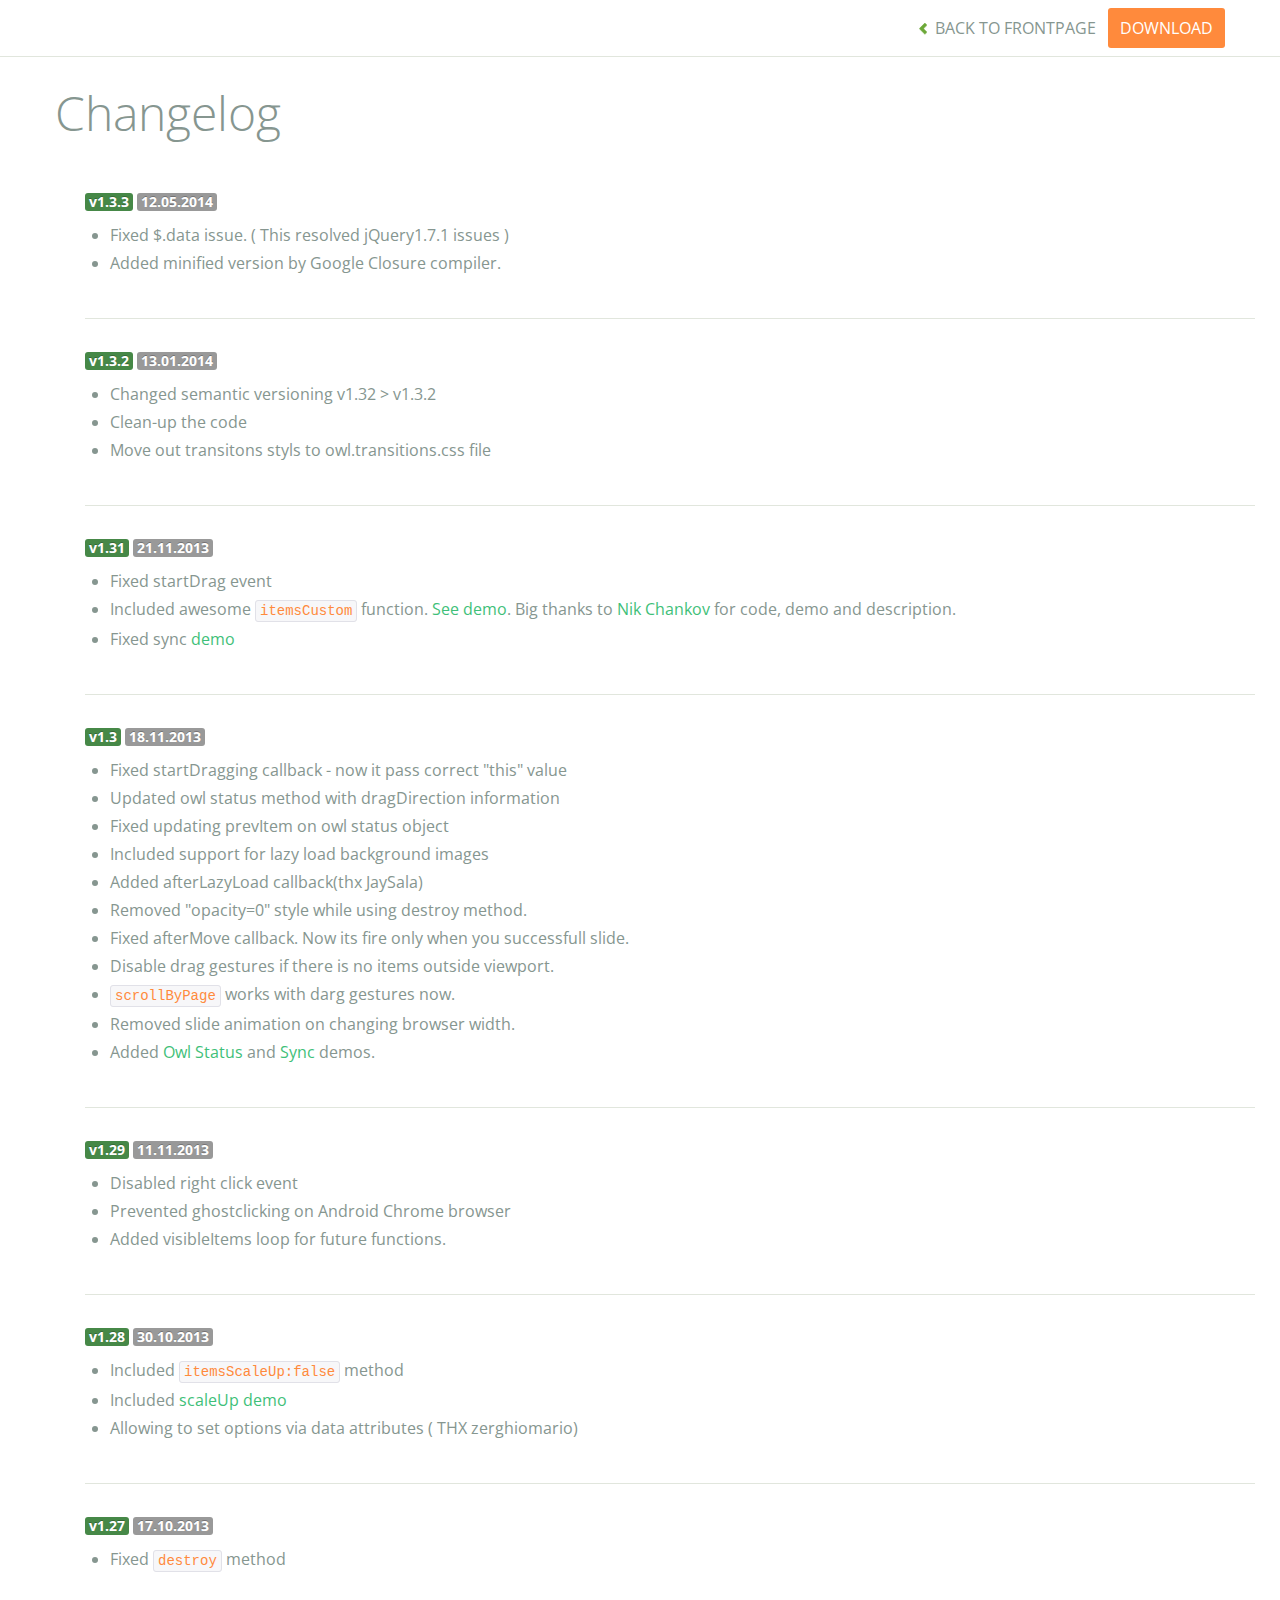
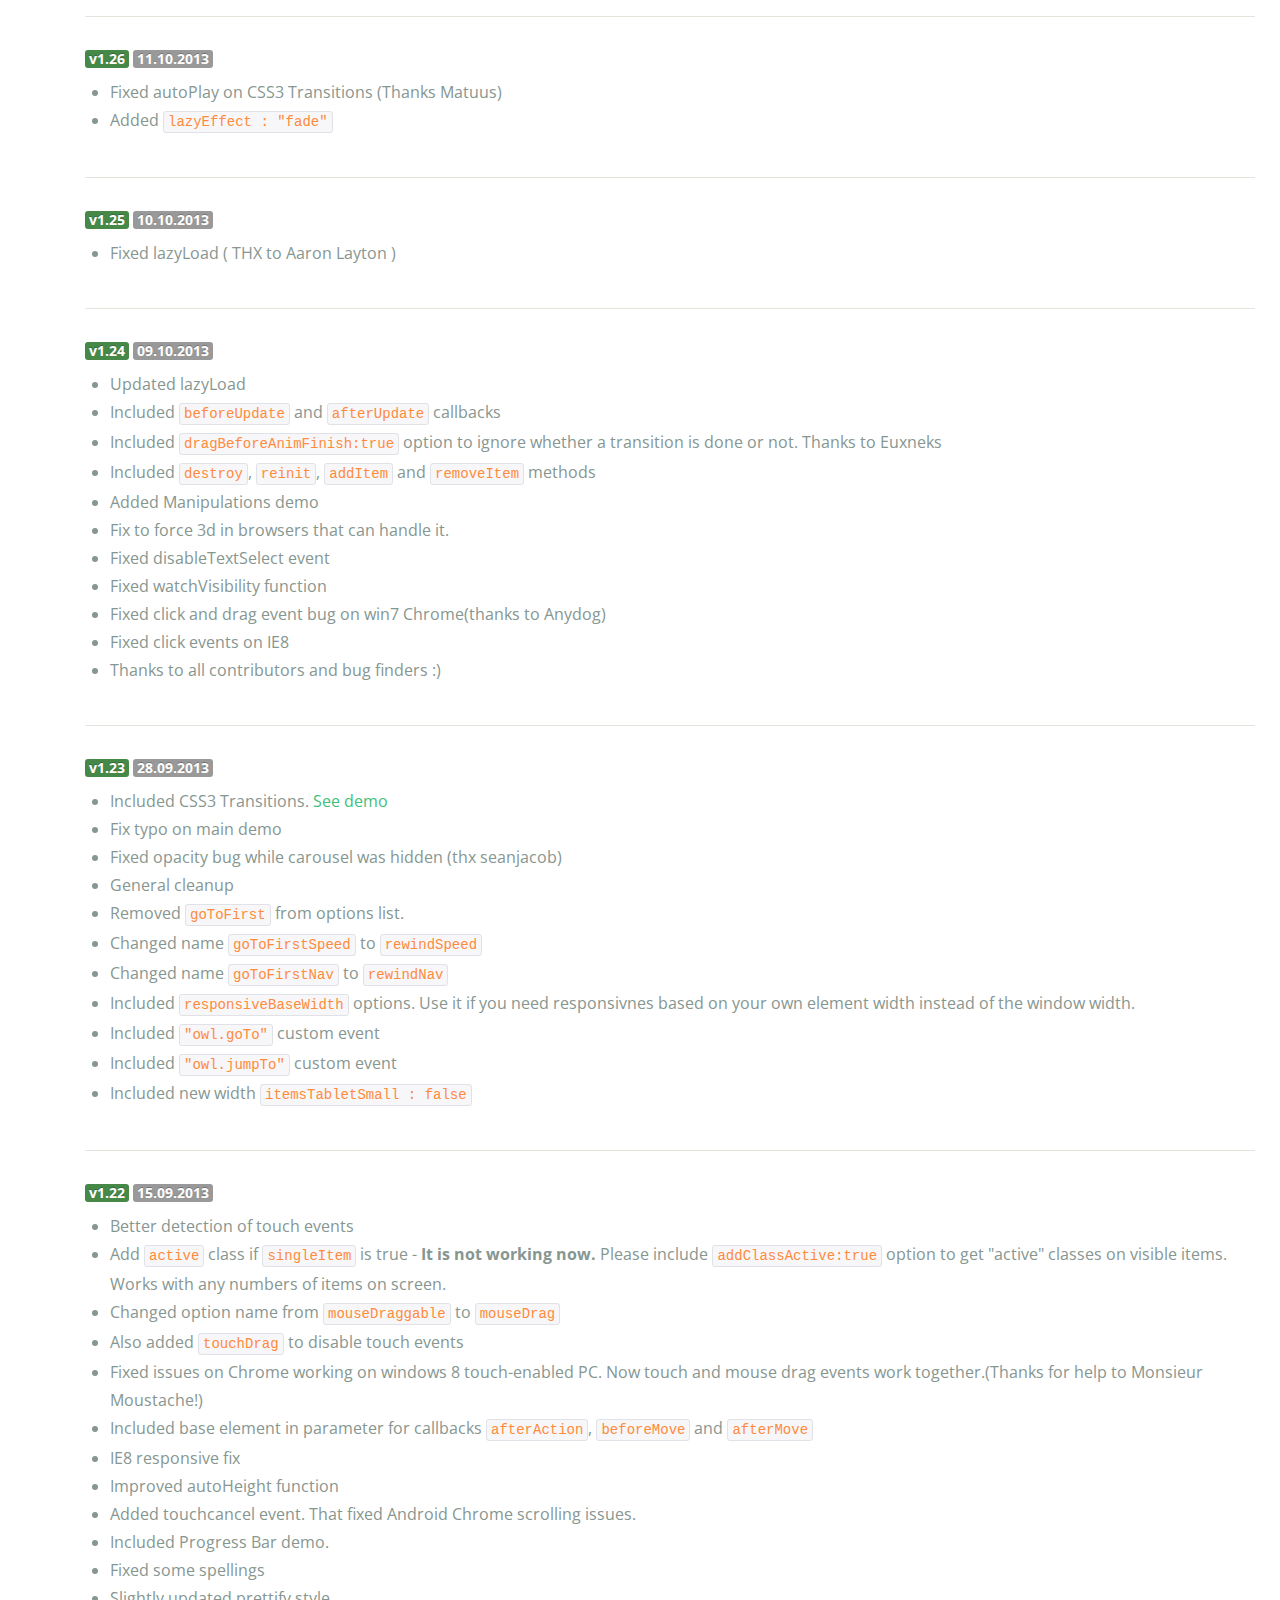
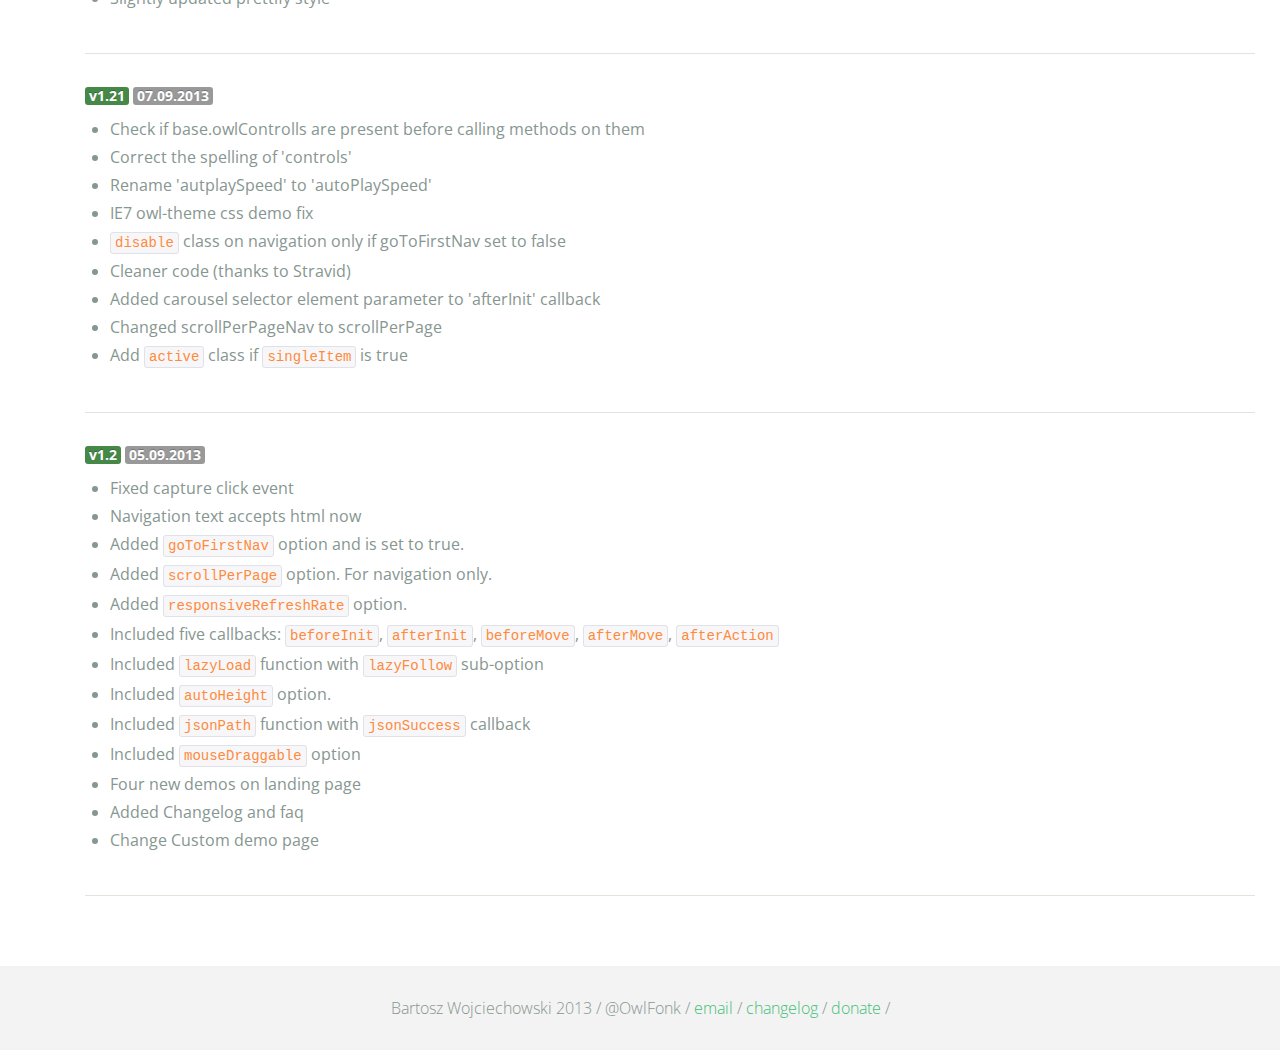
<file: owl/changelog.html>
<!DOCTYPE html>
<html lang="en">
  <head>
    <meta charset="utf-8">
    <title>Owl Carousel - Changelog</title>
    <meta name="viewport" content="width=device-width, initial-scale=1.0">
    <meta name="description" content="jQuery Responsive Carousel - Owl Carusel">
    <meta name="author" content="Bartosz Wojciechowski">

    <link href='http://fonts.googleapis.com/css?family=Open+Sans:400italic,400,300,600,700' rel='stylesheet' type='text/css'>
    <link href="assets/css/bootstrapTheme.css" rel="stylesheet">
    <link href="assets/css/custom.css" rel="stylesheet">

    <!-- Owl Carousel Assets -->
    <link href="owl-carousel/owl.carousel.css" rel="stylesheet">
    <link href="owl-carousel/owl.theme.css" rel="stylesheet">

    <!-- Prettify -->
    <link href="assets/js/google-code-prettify/prettify.css" rel="stylesheet">
	

    <!-- Le fav and touch icons -->
    <link rel="apple-touch-icon-precomposed" sizes="144x144" href="assets/ico/apple-touch-icon-144-precomposed.png">
    <link rel="apple-touch-icon-precomposed" sizes="114x114" href="assets/ico/apple-touch-icon-114-precomposed.png">
      <link rel="apple-touch-icon-precomposed" sizes="72x72" href="assets/ico/apple-touch-icon-72-precomposed.png">
                    <link rel="apple-touch-icon-precomposed" href="assets/ico/apple-touch-icon-57-precomposed.png">
                                   <link rel="shortcut icon" href="assets/ico/favicon.png">
  </head>
  <body>

      <div id="top-nav" class="navbar navbar-fixed-top">
        <div class="navbar-inner">
          <div class="container">
            <button type="button" class="btn btn-navbar" data-toggle="collapse" data-target=".nav-collapse">
            <span class="icon-bar"></span>
            <span class="icon-bar"></span>
            <span class="icon-bar"></span>
          </button>
            <div class="nav-collapse collapse">
            <ul class="nav pull-right">
              <li><a href="index.html"><i class="icon-chevron-left"></i> Back to Frontpage</a></li>
              <li><a href="owl.carousel.zip" class="download download-on" data-spy="affix" data-offset-top="450">Download</a></li>
            </ul>
            <ul class="nav pull-left">
              
            </ul>
            </div>
          </div>
        </div>
      </div>

    <div id="changelog" class="container">
      <div class="row">
        <div class="span12">
          <h1>Changelog</h1>
          
          <div class="span12 log">
          <span class="label label-success">v1.3.3</span> <span class="label">12.05.2014</span>
            <ul>
              <li>Fixed $.data issue. ( This resolved jQuery1.7.1 issues )</li>
              <li>Added minified version by Google Closure compiler.</li>
            </ul>
          </div>

          <div class="span12 log">
          <span class="label label-success">v1.3.2</span> <span class="label">13.01.2014</span>
            <ul>
              <li>Changed semantic versioning v1.32 > v1.3.2</li>
              <li>Clean-up the code</li>
              <li>Move out transitons styls to owl.transitions.css file</li>             

            </ul>
          </div>

          <div class="span12 log">
          <span class="label label-success">v1.31</span> <span class="label">21.11.2013</span>
            <ul>
              <li>Fixed startDrag event</li>
              <li>Included awesome <code>itemsCustom</code> function. <a href="demos/itemsCustom.html">See demo</a>. Big thanks to <a href="https://github.com/nchankov">Nik Chankov</a> for code, demo and description.</li>
              <li>Fixed sync <a href="demos/sync.html">demo</a></li>
            </ul>
          </div>

          <div class="span12 log">
          <span class="label label-success">v1.3</span> <span class="label">18.11.2013</span>
            <ul>
              <li>Fixed startDragging callback - now it pass correct "this" value</li>
              <li>Updated owl status method with dragDirection information</li>
              <li>Fixed updating prevItem on owl status object</li>
              <li>Included support for lazy load background images</li>
              <li>Added afterLazyLoad callback(thx JaySala)</li>
              <li>Removed "opacity=0" style while using destroy method.</li>
              <li>Fixed afterMove callback. Now its fire only when you successfull slide.</li>
              <li>Disable drag gestures if there is no items outside viewport.</li>
              <li><code>scrollByPage</code> works with darg gestures now. </li>
              <li>Removed slide animation on changing browser width.</li>
              <li>Added <a href="demos/owlStatus.html">Owl Status</a> and <a href="demos/sync.html">Sync</a> demos.</li>
            </ul>
          </div>

          <div class="span12 log">
          <span class="label label-success">v1.29</span> <span class="label">11.11.2013</span>
            <ul>
              <li>Disabled right click event</li>
              <li>Prevented ghostclicking on Android Chrome browser</li>
              <li>Added visibleItems loop for future functions.</li>
            </ul>
          </div>

          <div class="span12 log">
          <span class="label label-success">v1.28</span> <span class="label">30.10.2013</span>
            <ul>
              <li>Included <code>itemsScaleUp:false</code> method</li>
              <li>Included <a href="demos/scaleup.html">scaleUp demo</a></li>
              <li>Allowing to set options via data attributes ( THX zerghiomario)</li>
            </ul>
          </div>

          <div class="span12 log">
          <span class="label label-success">v1.27</span> <span class="label">17.10.2013</span>
            <ul>
              <li>Fixed <code>destroy</code> method</li>
            </ul>
          </div>

          <div class="span12 log">
          <span class="label label-success">v1.26</span> <span class="label">11.10.2013</span>
            <ul>
              <li>Fixed autoPlay on CSS3 Transitions (Thanks Matuus)</li>
              <li>Added <code>lazyEffect : "fade"</code></li>
            </ul>
          </div>

          <div class="span12 log">
          <span class="label label-success">v1.25</span> <span class="label">10.10.2013</span>
            <ul>
              <li>Fixed lazyLoad ( THX to Aaron Layton )</li>
            </ul>
          </div>


          <div class="span12 log">
          <span class="label label-success">v1.24</span> <span class="label">09.10.2013</span>
            <ul>
              <li>Updated lazyLoad</li>
              <li>Included <code>beforeUpdate</code> and <code>afterUpdate</code> callbacks</li>
              <li>Included <code>dragBeforeAnimFinish:true</code> option to ignore whether a transition is done or not. Thanks to Euxneks</li>
              <li>Included <code>destroy</code>, <code>reinit</code>, <code>addItem</code> and <code>removeItem</code> methods</li>
              <li>Added Manipulations demo</li>
              <li>Fix to force 3d in browsers that can handle it.</li>
              <li>Fixed disableTextSelect event</li>
              <li>Fixed watchVisibility function</li>
              <li>Fixed click and drag event bug on win7 Chrome(thanks to Anydog)</li>
              <li>Fixed click events on IE8</li>
              <li>Thanks to all contributors and bug finders :)</li>
            </ul>
          </div>

          <div class="span12 log">
          <span class="label label-success">v1.23</span> <span class="label">28.09.2013</span>
            <ul>
              <li>Included CSS3 Transitions. <a href="demos/transitions.html">See demo</a></li>
              <li>Fix typo on main demo</li>
              <li>Fixed opacity bug while carousel was hidden (thx seanjacob)</li>
              <li>General cleanup</li>
              <li>Removed <code>goToFirst</code> from options list.</li>
              <li>Changed name <code>goToFirstSpeed</code> to <code>rewindSpeed</code></li>
              <li>Changed name <code>goToFirstNav</code> to <code>rewindNav</code></li>
              <li>Included <code>responsiveBaseWidth</code> options. Use it if you need responsivnes based on your own element width instead of the window width.</li>
              <li>Included <code>"owl.goTo"</code> custom event</li>
              <li>Included <code>"owl.jumpTo"</code> custom event</li>
              <li>Included new width <code>itemsTabletSmall : false</code></li>
            </ul>
          </div>

          <div class="span12 log">
          <span class="label label-success">v1.22</span> <span class="label">15.09.2013</span>
            <ul>
              <li>Better detection of touch events</li>
              <li>Add <code>active</code> class if <code>singleItem</code> is true - <b>It is not working now.</b> Please include <code>addClassActive:true</code> option to get "active" classes on visible items. Works with any numbers of items on screen.</li>
              <li>Changed option name from <code>mouseDraggable</code> to <code>mouseDrag</code></li>
              <li>Also added <code>touchDrag</code> to disable touch events</li>
              <li>Fixed issues on Chrome working on windows 8 touch-enabled PC. Now touch and mouse drag events work together.(Thanks for help to Monsieur Moustache!)</li>
              <li>Included base element in parameter for callbacks <code>afterAction</code>, <code>beforeMove</code> and <code>afterMove</code></li>
              <li>IE8 responsive fix</li>
              <li>Improved autoHeight function</li>
              <li>Added touchcancel event. That fixed Android Chrome scrolling issues.</li>
              <li>Included Progress Bar demo.</li>
              <li>Fixed some spellings</li>
              <li>Slightly updated prettify style</li>
            </ul>
          </div>

          <div class="span12 log">
          <span class="label label-success">v1.21</span> <span class="label">07.09.2013</span>
            <ul>
              <li>Check if base.owlControlls are present before calling methods on them</li>
              <li>Correct the spelling of 'controls'</li>
              <li>Rename 'autplaySpeed' to 'autoPlaySpeed'</li>
              <li>IE7 owl-theme css demo fix</li>
              <li><code>disable</code> class on navigation only if goToFirstNav set to false</li>
              <li>Cleaner code (thanks to Stravid)</li>
              <li>Added carousel selector element parameter to 'afterInit' callback</li>
              <li>Changed scrollPerPageNav to scrollPerPage</li>
              <li>Add <code>active</code> class if <code>singleItem</code> is true</li>
            </ul>
          </div>
          <div class="span12 log">
          <span class="label label-success">v1.2</span> <span class="label">05.09.2013</span>
            <ul>
              <li>Fixed capture click event</li>
              <li>Navigation text accepts html now</li>
              <li>Added <code>goToFirstNav</code> option and is set to true.</li>
              <li>Added <code>scrollPerPage</code> option. For navigation only.</li>
              <li>Added <code>responsiveRefreshRate</code> option.</li>
              <li>Included five callbacks: <code>beforeInit</code>, <code>afterInit</code>, <code>beforeMove</code>, <code>afterMove</code>, <code>afterAction</code></li>
              <li>Included <code>lazyLoad</code> function with <code>lazyFollow</code> sub-option</li>
              <li>Included <code>autoHeight</code> option.</li>
              <li>Included <code>jsonPath</code> function with <code>jsonSuccess</code> callback</li>
              <li>Included <code>mouseDraggable</code> option</li>
              <li>Four new demos on landing page</li>
              <li>Added Changelog and faq</li>
              <li>Change Custom demo page</li>
            </ul>
          </div>
        </div>
      </div>
    </div>

    <div id="footer">
      <div class="container">
        <div class="row">
          <div class="span12">
            <h5>Bartosz Wojciechowski 2013 / @OwlFonk / 
            <a href="mailto:owl@owlgraphic.com?subject=Hey Owl!">email</a> / 
            <a href="changelog.html">changelog</a> /
            <a href="https://www.paypal.com/cgi-bin/webscr?cmd=_s-xclick&hosted_button_id=EFSGXZS7V2U9N">donate</a> / 
            </h5>
          </div>
        </div>
      </div>
    </div>


    <script src="assets/js/jquery-1.9.1.min.js"></script> 
    <script src="owl-carousel/owl.carousel.js"></script>

    <!-- Frontpage Demo -->
    <script>
    jQuery(document).ready(function($) {
      $("#owl-example").owlCarousel();
    });

    $("body").data("page", "frontpage");

    </script>
    <script src="assets/js/bootstrap-collapse.js"></script>
    <script src="assets/js/bootstrap-transition.js"></script>

    <script src="assets/js/google-code-prettify/prettify.js"></script>
	  <script src="assets/js/application.js"></script>

    <script>
    var owldomain = window.location.hostname.indexOf("owlgraphic");
    if(owldomain !== -1){
      (function(i,s,o,g,r,a,m){i['GoogleAnalyticsObject']=r;i[r]=i[r]||function(){
      (i[r].q=i[r].q||[]).push(arguments)},i[r].l=1*new Date();a=s.createElement(o),
      m=s.getElementsByTagName(o)[0];a.async=1;a.src=g;m.parentNode.insertBefore(a,m)
      })(window,document,'script','//www.google-analytics.com/analytics.js','ga');

      ga('create', 'UA-41541058-1', 'owlgraphic.com');
      ga('send', 'pageview');
    }

    </script>

  </body>
</html>
</file>
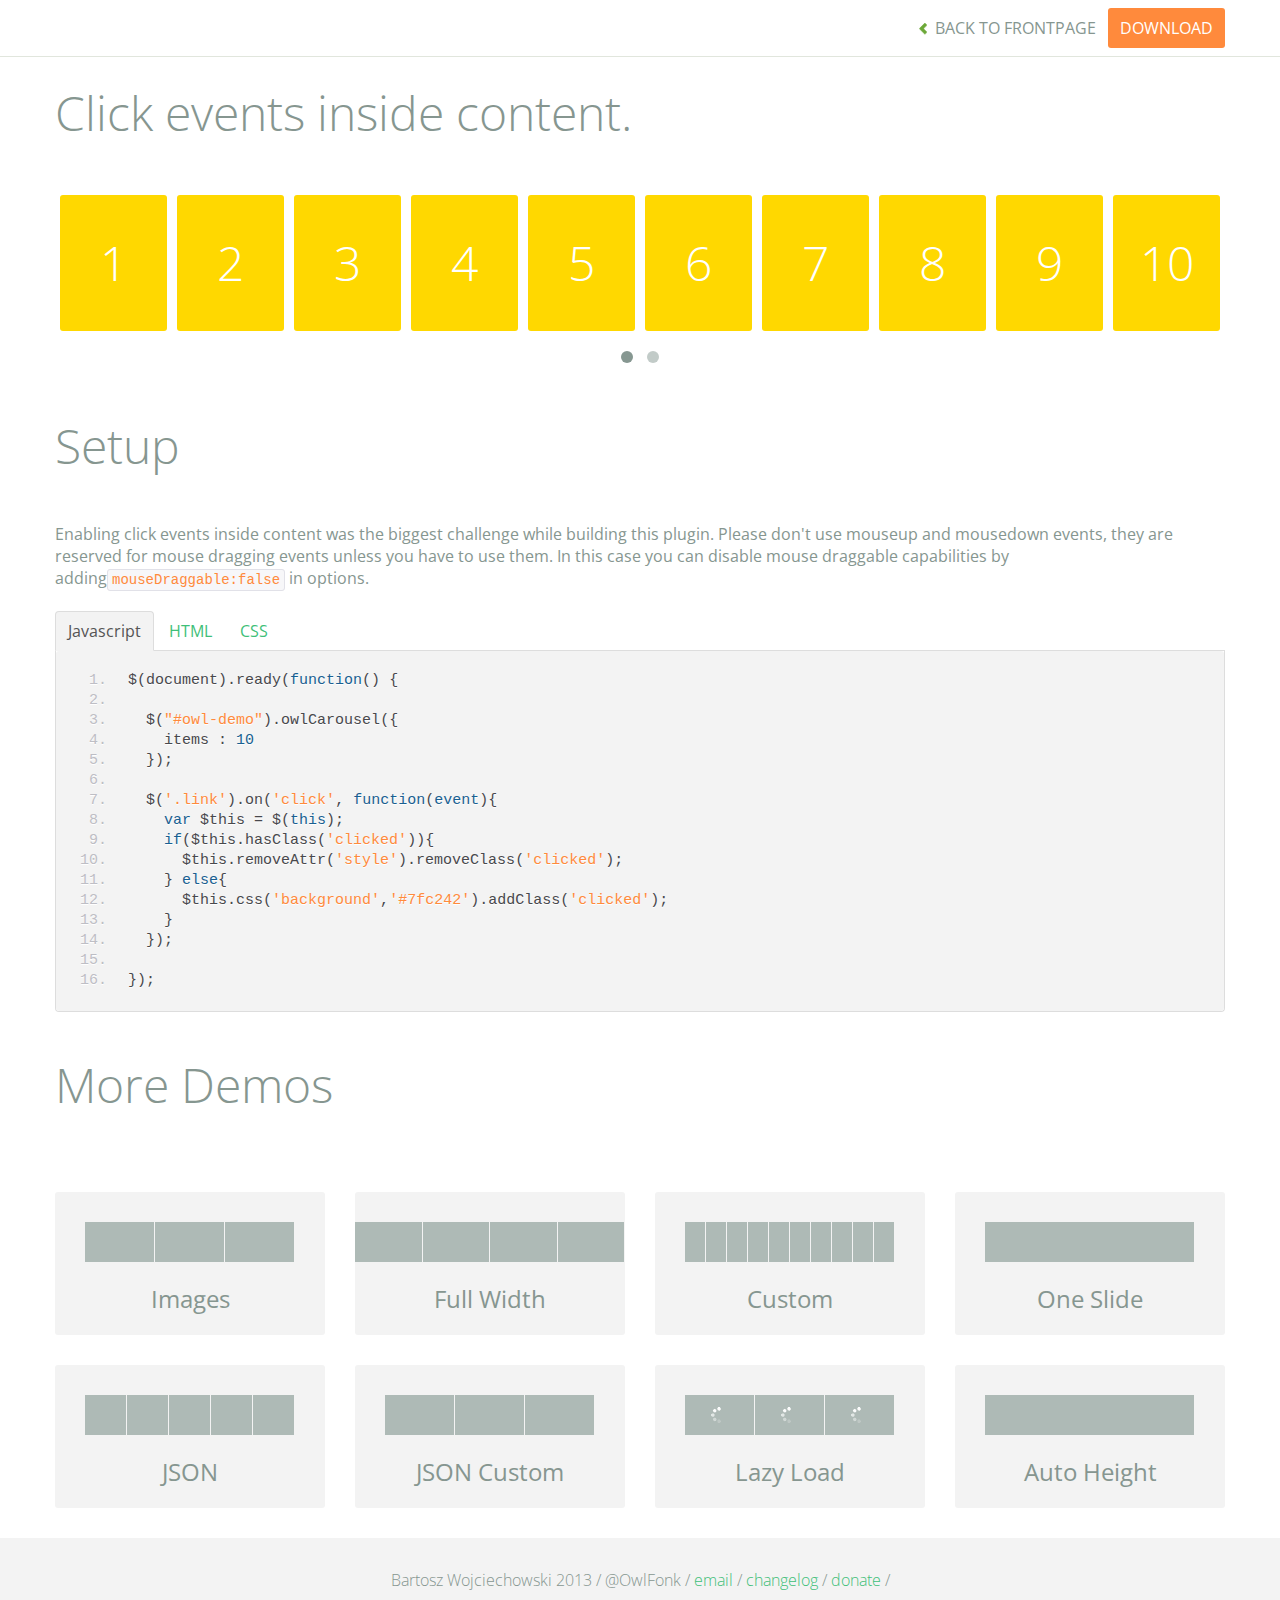
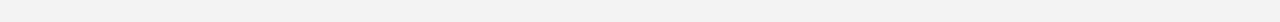
<file: owl/demos/click.html>
<!DOCTYPE html>
<html lang="en">
  <head>
    <meta charset="utf-8">
    <title>Owl Carousel - Click Event</title>
    <meta name="viewport" content="width=device-width, initial-scale=1.0">
    <meta name="description" content="jQuery Responsive Carousel - Owl Carusel">
    <meta name="author" content="Bartosz Wojciechowski">

    <link href='http://fonts.googleapis.com/css?family=Open+Sans:400italic,400,300,600,700' rel='stylesheet' type='text/css'>
    <link href="../assets/css/bootstrapTheme.css" rel="stylesheet">
    <link href="../assets/css/custom.css" rel="stylesheet">

    <!-- Owl Carousel Assets -->
    <link href="../owl-carousel/owl.carousel.css" rel="stylesheet">
    <link href="../owl-carousel/owl.theme.css" rel="stylesheet">

    <link href="../assets/js/google-code-prettify/prettify.css" rel="stylesheet">

    <!-- Le fav and touch icons -->
    <link rel="apple-touch-icon-precomposed" sizes="144x144" href="../assets/ico/apple-touch-icon-144-precomposed.png">
    <link rel="apple-touch-icon-precomposed" sizes="114x114" href="../assets/ico/apple-touch-icon-114-precomposed.png">
      <link rel="apple-touch-icon-precomposed" sizes="72x72" href="../assets/ico/apple-touch-icon-72-precomposed.png">
                    <link rel="apple-touch-icon-precomposed" href="../assets/ico/apple-touch-icon-57-precomposed.png">
                                   <link rel="shortcut icon" href="../assets/ico/favicon.png">
  </head>
  <body>

      <div id="top-nav" class="navbar navbar-fixed-top">
        <div class="navbar-inner">
          <div class="container">
            <button type="button" class="btn btn-navbar" data-toggle="collapse" data-target=".nav-collapse">
            <span class="icon-bar"></span>
            <span class="icon-bar"></span>
            <span class="icon-bar"></span>
          </button>
            <div class="nav-collapse collapse">
            <ul class="nav pull-right">
              <li><a href="../index.html"><i class="icon-chevron-left"></i> Back to Frontpage</a></li>
              <li><a href="../owl.carousel.zip" class="download download-on" data-spy="affix" data-offset-top="450">Download</a></li>
            </ul>
            <ul class="nav pull-left">
              
            </ul>
            </div>
          </div>
        </div>
      </div>
   
    <div id="title">
      <div class="container">
        <div class="row">
          <div class="span12">
            <h1>Click events inside content.</h1>
          </div>
        </div>
      </div>
    </div>

      <div id="demo">
        <div class="container">
          <div class="row">
            <div class="span12">

              <div id="owl-demo" class="owl-carousel">
                
                <a class="item link"><h1>1</h1></a>
                <a class="item link"><h1>2</h1></a>
                <a class="item link"><h1>3</h1></a>
                <a class="item link"><h1>4</h1></a>
                <a class="item link"><h1>5</h1></a>
                <a class="item link"><h1>6</h1></a>
                <a class="item link"><h1>7</h1></a>
                <a class="item link"><h1>8</h1></a>
                <a class="item link"><h1>9</h1></a>
                <a class="item link"><h1>10</h1></a>
                <a class="item link"><h1>11</h1></a>
                <a class="item link"><h1>12</h1></a>
                <a class="item link"><h1>13</h1></a>
                <a class="item link"><h1>14</h1></a>
                <a class="item link"><h1>15</h1></a>
                <a class="item link"><h1>16</h1></a>

              </div>
            </div>
          </div>
        </div>

    </div>

    <div id="example-info">
      <div class="container">
        <div class="row">
          <div class="span12">
            <h1>Setup</h1>
            <p>Enabling click events inside content was the biggest challenge while building this plugin. Please don't use mouseup and mousedown events, they are reserved for mouse dragging events unless you have to use them. In this case you can disable mouse draggable capabilities by adding<code>mouseDraggable:false</code> in options.
            </p>
            <ul class="nav nav-tabs" id="myTab">
              <li class="active"><a href="#javascript">Javascript</a></li>
              <li><a href="#HTML">HTML</a></li>
              <li><a href="#CSS">CSS</a></li>
            </ul>
             
            <div class="tab-content">

              <div class="tab-pane active" id="javascript">
<pre class="pre-show prettyprint linenums">
$(document).ready(function() {

  $("#owl-demo").owlCarousel({
    items : 10
  });

  $('.link').on('click', function(event){
    var $this = $(this);
    if($this.hasClass('clicked')){
      $this.removeAttr('style').removeClass('clicked');
    } else{
      $this.css('background','#7fc242').addClass('clicked');
    }
  });

})&#59;
</pre>

              </div>

              <div class="tab-pane" id="HTML">
<pre class="pre-show prettyprint linenums">
&lt;div id="owl-demo" class="owl-carousel"&gt;
  &lt;a class="item link"&gt;&lt;h1&gt;1&lt;/h1&gt;&lt;/a&gt;
  &lt;a class="item link"&gt;&lt;h1&gt;2&lt;/h1&gt;&lt;/a&gt;
  &lt;a class="item link"&gt;&lt;h1&gt;3&lt;/h1&gt;&lt;/a&gt;
  &lt;a class="item link"&gt;&lt;h1&gt;4&lt;/h1&gt;&lt;/a&gt;
  &lt;a class="item link"&gt;&lt;h1&gt;5&lt;/h1&gt;&lt;/a&gt;
  &lt;a class="item link"&gt;&lt;h1&gt;6&lt;/h1&gt;&lt;/a&gt;
  &lt;a class="item link"&gt;&lt;h1&gt;7&lt;/h1&gt;&lt;/a&gt;
  &lt;a class="item link"&gt;&lt;h1&gt;8&lt;/h1&gt;&lt;/a&gt;
  &lt;a class="item link"&gt;&lt;h1&gt;9&lt;/h1&gt;&lt;/a&gt;
  &lt;a class="item link"&gt;&lt;h1&gt;10&lt;/h1&gt;&lt;/a&gt;
  &lt;a class="item link"&gt;&lt;h1&gt;11&lt;/h1&gt;&lt;/a&gt;
  &lt;a class="item link"&gt;&lt;h1&gt;12&lt;/h1&gt;&lt;/a&gt;
  &lt;a class="item link"&gt;&lt;h1&gt;13&lt;/h1&gt;&lt;/a&gt;
  &lt;a class="item link"&gt;&lt;h1&gt;14&lt;/h1&gt;&lt;/a&gt;
  &lt;a class="item link"&gt;&lt;h1&gt;15&lt;/h1&gt;&lt;/a&gt;
  &lt;a class="item link"&gt;&lt;h1&gt;16&lt;/h1&gt;&lt;/a&gt;
&lt;/div&gt;
</pre>
              </div>

              <div class="tab-pane" id="CSS">
<pre class="pre-show prettyprint linenums">
#owl-demo .item{
  display: block;
  cursor: pointer;
  background: #ffd800;
  padding: 30px 0px;
  margin: 5px;
  color: #FFF;
  -webkit-border-radius: 3px;
  -moz-border-radius: 3px;
  border-radius: 3px;
  text-align: center;
  -webkit-tap-highlight-color: rgba(255, 255, 255, 0); 
}
#owl-demo .item:hover{
  background: #F2CD00;
}
</pre>
              </div>
            </div><!--End Tab Content-->

          </div>
        </div>
      </div>
    </div>

    <div id="more">
      <div class="container">

        <div class="row">
          <div class="span12">
            <h1>More Demos</h1>
          </div>
        </div>

        <div class="row demos-row">
          <div class="span3">
            <a href="images.html" class="demo-box">
              <div class="demo-wrapper demo-images clearfix">
                <div class="demo-slide"><div class="bg"></div></div>
                <div class="demo-slide"><div class="bg"></div></div>
                <div class="demo-slide"><div class="bg"></div></div>
              </div>
              <h3>Images</h3>
            </a>
          </div>

          <div class="span3">
            <a href="full.html" class="demo-box">
              <div class="demo-wrapper demo-full clearfix">
                <div class="demo-slide"><div class="bg"></div></div>
                <div class="demo-slide"><div class="bg"></div></div>
                <div class="demo-slide"><div class="bg"></div></div>
                <div class="demo-slide"><div class="bg"></div></div>
              </div>
              <h3>Full Width</h3>
            </a>
          </div>

          <div class="span3">
            <a href="custom.html" class="demo-box">
              <div class="demo-wrapper demo-custom clearfix">
                <div class="demo-slide"><div class="bg"></div></div>
                <div class="demo-slide"><div class="bg"></div></div>
                <div class="demo-slide"><div class="bg"></div></div>
                <div class="demo-slide"><div class="bg"></div></div>
                <div class="demo-slide"><div class="bg"></div></div>
                <div class="demo-slide"><div class="bg"></div></div>
                <div class="demo-slide"><div class="bg"></div></div>
                <div class="demo-slide"><div class="bg"></div></div>
                <div class="demo-slide"><div class="bg"></div></div>
                <div class="demo-slide"><div class="bg"></div></div>
              </div>
              <h3>Custom</h3>
            </a>
          </div>

          <div class="span3">
            <a href="one.html" class="demo-box">
              <div class="demo-wrapper demo-one clearfix">
                <div class="demo-slide"><div class="bg"></div></div>
              </div>
              <h3>One Slide</h3>
            </a>
          </div>

        </div>
        <div class="row demos-row">
          <div class="span3">
            <a href="json.html" class="demo-box">
              <div class="demo-wrapper demo-Json clearfix">
                <div class="demo-slide"><div class="bg"></div></div>
                <div class="demo-slide"><div class="bg"></div></div>
                <div class="demo-slide"><div class="bg"></div></div>
                <div class="demo-slide"><div class="bg"></div></div>
                <div class="demo-slide"><div class="bg"></div></div>
              </div>
              <h3>JSON</h3>
            </a>
          </div>

          <div class="span3">
            <a href="customJson.html" class="demo-box">
              <div class="demo-wrapper demo-Json-custom clearfix">
                <div class="demo-slide"><div class="bg"></div></div>
                <div class="demo-slide"><div class="bg"></div></div>
                <div class="demo-slide"><div class="bg"></div></div>
              </div>
              <h3>JSON Custom</h3>
            </a>
          </div>

          <div class="span3">
            <a href="lazyLoad.html" class="demo-box">
              <div class="demo-wrapper demo-lazy clearfix">
                <div class="demo-slide"><div class="bg"></div></div>
                <div class="demo-slide"><div class="bg"></div></div>
                <div class="demo-slide"><div class="bg"></div></div>
              </div>
              <h3>Lazy Load</h3>
            </a>
          </div>

          <div class="span3">
            <a href="autoHeight.html" class="demo-box">
              <div class="demo-wrapper demo-height clearfix">
                <div class="demo-slide"><div class="bg"></div></div>
              </div>
              <h3>Auto Height</h3>
            </a>
          </div>

        </div>
      </div>
    </div>
 
    <div id="footer">
      <div class="container">
        <div class="row">
          <div class="span12">
            <h5>Bartosz Wojciechowski 2013 / @OwlFonk / 
            <a href="mailto:owl@owlgraphic.com?subject=Hey Owl!">email</a> / 
            <a href="../changelog.html">changelog</a> /
            <a href="https://www.paypal.com/cgi-bin/webscr?cmd=_s-xclick&hosted_button_id=EFSGXZS7V2U9N">donate</a> / 
            <a href="https://twitter.com/share" class="twitter-share-button" data-url="http://owlgraphic.com/owlcarousel/" data-text="Awesome jQuery Owl Carousel Responsive Plugin" data-via="OwlFonk" data-count="none" data-hashtags="owlcarousel"></a>
            <script>
            var owldomain = window.location.hostname.indexOf("owlgraphic");
            if(owldomain !== -1){
              !function(d,s,id){var js,fjs=d.getElementsByTagName(s)[0],p=/^http:/.test(d.location)?'http':'https';if(!d.getElementById(id)){js=d.createElement(s);js.id=id;js.src=p+'://platform.twitter.com/widgets.js';fjs.parentNode.insertBefore(js,fjs);}}(document, 'script', 'twitter-wjs');
            }
            </script>
            </h5>
          </div>
        </div>
      </div>
    </div>


    <script src="../assets/js/jquery-1.9.1.min.js"></script> 
    <script src="../owl-carousel/owl.carousel.js"></script>


    <!-- Demo -->

    <style>
    #owl-demo .item{
        display: block;
        cursor: pointer;
        background: #ffd800;
        padding: 30px 0px;
        margin: 5px;
        color: #FFF;
        -webkit-border-radius: 3px;
        -moz-border-radius: 3px;
        border-radius: 3px;
        text-align: center;
        -webkit-tap-highlight-color: rgba(255, 255, 255, 0); 
    }
    #owl-demo .item:hover{
      background: #F2CD00;
    }
    </style>


    <script>
    $(document).ready(function() {

      $("#owl-demo").owlCarousel({
        items : 10
      });

      $('.link').on('click', function(event){
        var $this = $(this);
        if($this.hasClass('clicked')){
          $this.removeAttr('style').removeClass('clicked');
        } else{
          $this.css('background','#7fc242').addClass('clicked');
        }
      });


    });
    </script>


    <script src="../assets/js/bootstrap-collapse.js"></script>
    <script src="../assets/js/bootstrap-transition.js"></script>
    <script src="../assets/js/bootstrap-tab.js"></script>

    <script src="../assets/js/google-code-prettify/prettify.js"></script>
	  <script src="../assets/js/application.js"></script>

  </body>
</html>
</file>
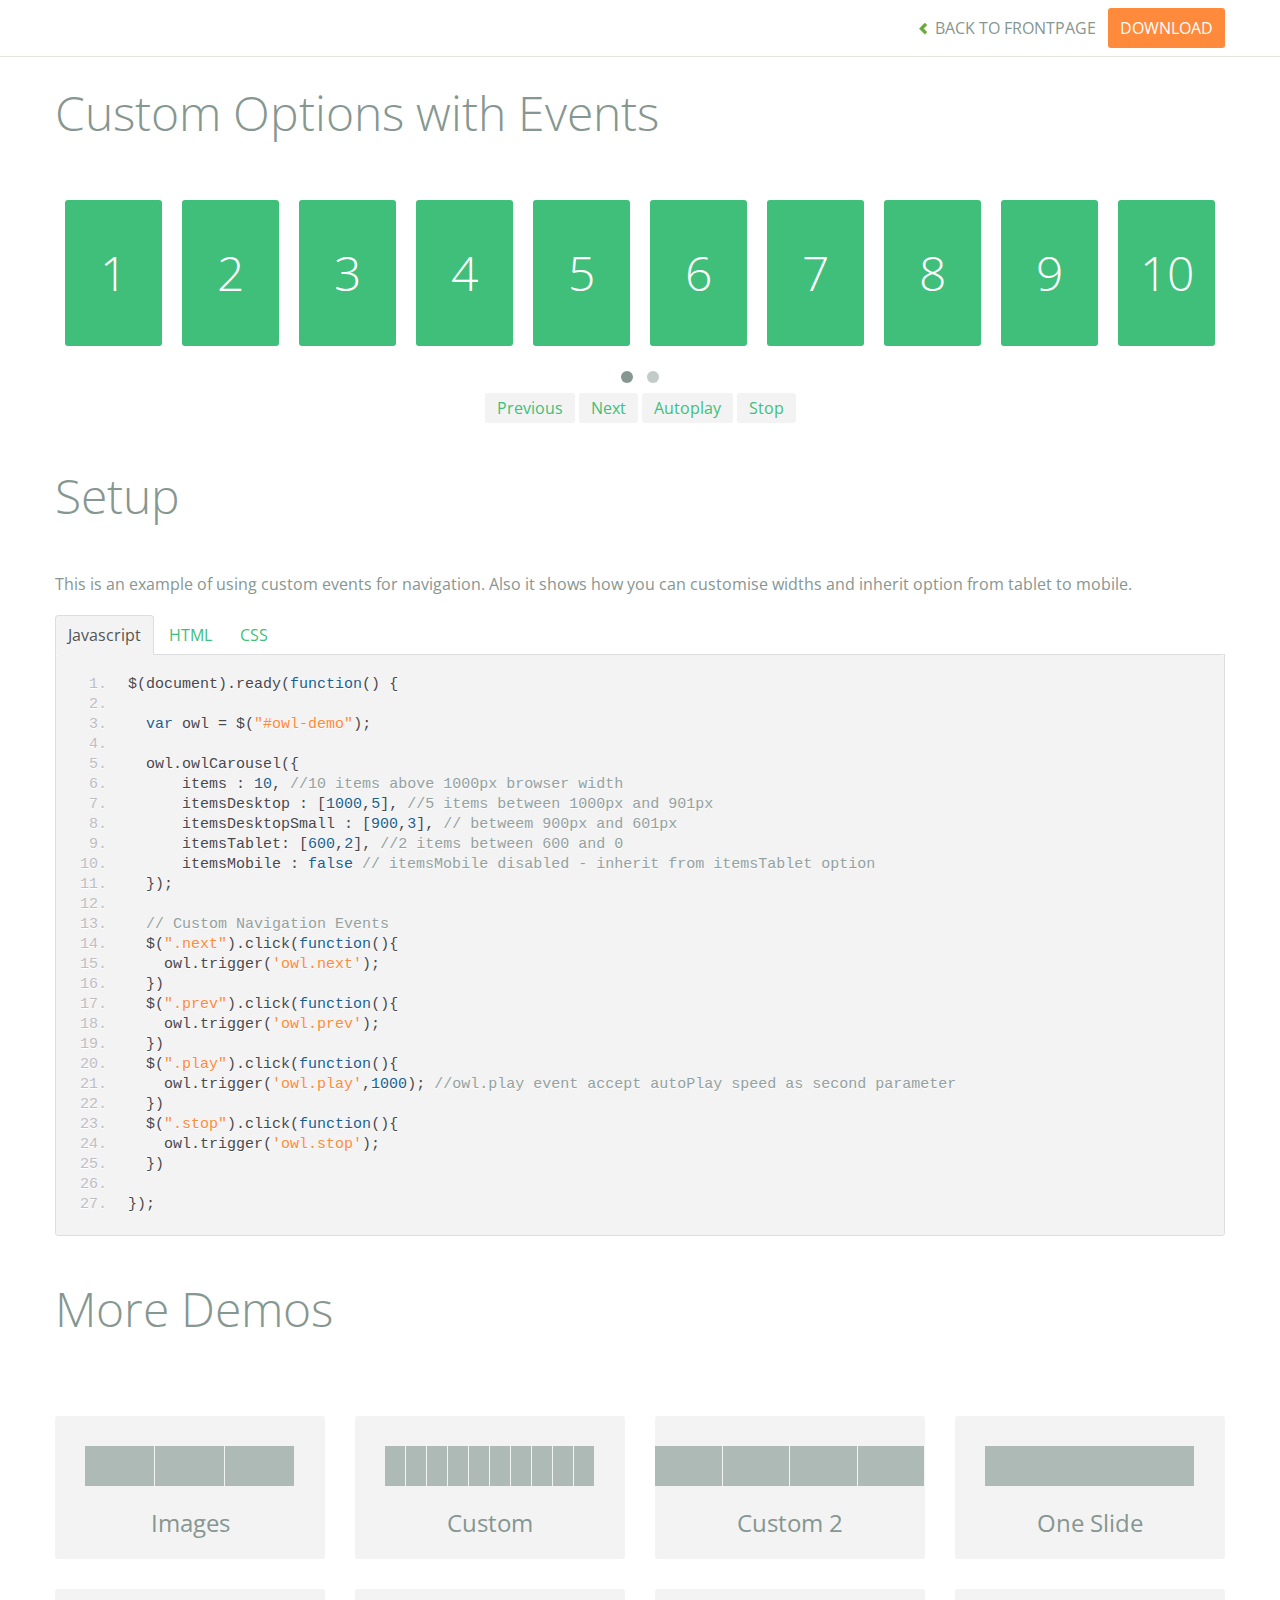
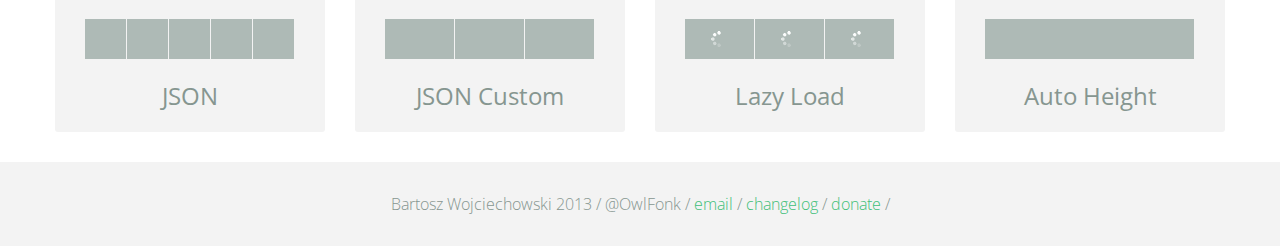
<file: owl/demos/custom.html>
<!DOCTYPE html>
<html lang="en">
  <head>
    <meta charset="utf-8">
    <title>Owl Carousel - Custom</title>
    <meta name="viewport" content="width=device-width, initial-scale=1.0">
    <meta name="description" content="jQuery Responsive Carousel - Owl Carusel">
    <meta name="author" content="Bartosz Wojciechowski">

    <link href='http://fonts.googleapis.com/css?family=Open+Sans:400italic,400,300,600,700' rel='stylesheet' type='text/css'>
    <link href="../assets/css/bootstrapTheme.css" rel="stylesheet">
    <link href="../assets/css/custom.css" rel="stylesheet">

    <!-- Owl Carousel Assets -->
    <link href="../owl-carousel/owl.carousel.css" rel="stylesheet">
    <link href="../owl-carousel/owl.theme.css" rel="stylesheet">

    <link href="../assets/js/google-code-prettify/prettify.css" rel="stylesheet">

    <!-- Le fav and touch icons -->
    <link rel="apple-touch-icon-precomposed" sizes="144x144" href="../assets/ico/apple-touch-icon-144-precomposed.png">
    <link rel="apple-touch-icon-precomposed" sizes="114x114" href="../assets/ico/apple-touch-icon-114-precomposed.png">
      <link rel="apple-touch-icon-precomposed" sizes="72x72" href="../assets/ico/apple-touch-icon-72-precomposed.png">
                    <link rel="apple-touch-icon-precomposed" href="../assets/ico/apple-touch-icon-57-precomposed.png">
                                   <link rel="shortcut icon" href="../assets/ico/favicon.png">
  </head>
  <body>

      <div id="top-nav" class="navbar navbar-fixed-top">
        <div class="navbar-inner">
          <div class="container">
            <button type="button" class="btn btn-navbar" data-toggle="collapse" data-target=".nav-collapse">
            <span class="icon-bar"></span>
            <span class="icon-bar"></span>
            <span class="icon-bar"></span>
          </button>
            <div class="nav-collapse collapse">
            <ul class="nav pull-right">
              <li><a href="../index.html"><i class="icon-chevron-left"></i> Back to Frontpage</a></li>
              <li><a href="../owl.carousel.zip" class="download download-on" data-spy="affix" data-offset-top="450">Download</a></li>
            </ul>
            <ul class="nav pull-left">
              
            </ul>
            </div>
          </div>
        </div>
      </div>
   
    <div id="title">
      <div class="container">
        <div class="row">
          <div class="span12">
            <h1>Custom Options with Events</h1>
          </div>
        </div>
      </div>
    </div>

      <div id="demo">
        <div class="container">
          <div class="row">
            <div class="span12">

              <div id="owl-demo" class="owl-carousel">
                
                <div class="item"><h1>1</h1></div>
                <div class="item"><h1>2</h1></div>
                <div class="item"><h1>3</h1></div>
                <div class="item"><h1>4</h1></div>
                <div class="item"><h1>5</h1></div>
                <div class="item"><h1>6</h1></div>
                <div class="item"><h1>7</h1></div>
                <div class="item"><h1>8</h1></div>
                <div class="item"><h1>9</h1></div>
                <div class="item"><h1>10</h1></div>
                <div class="item"><h1>11</h1></div>
                <div class="item"><h1>12</h1></div>
                <div class="item"><h1>13</h1></div>
                <div class="item"><h1>14</h1></div>
                <div class="item"><h1>15</h1></div>
                <div class="item"><h1>16</h1></div>

              </div>
              <div class="customNavigation">
                <a class="btn prev">Previous</a>
                <a class="btn next">Next</a>
                <a class="btn play">Autoplay</a>
                <a class="btn stop">Stop</a>
              </div>

            </div>
          </div>
        </div>

    </div>

    <div id="example-info">
      <div class="container">
        <div class="row">
          <div class="span12">
            <h1>Setup</h1>
            <p>This is an example of using custom events for navigation. Also it shows how you can customise widths and inherit option from tablet to mobile.
            </p>
            <ul class="nav nav-tabs" id="myTab">
              <li class="active"><a href="#javascript">Javascript</a></li>
              <li><a href="#HTML">HTML</a></li>
              <li><a href="#CSS">CSS</a></li>
            </ul>
             
            <div class="tab-content">

              <div class="tab-pane active" id="javascript">
<pre class="pre-show prettyprint linenums">
$(document).ready(function() {

  var owl = &#36;("#owl-demo")&#59;

  owl.owlCarousel({
      items : 10, //10 items above 1000px browser width
      itemsDesktop : [1000,5], //5 items between 1000px and 901px
      itemsDesktopSmall : [900,3], // betweem 900px and 601px
      itemsTablet: [600,2], //2 items between 600 and 0
      itemsMobile : false // itemsMobile disabled - inherit from itemsTablet option
  })&#59;

  // Custom Navigation Events
  $(".next").click(function(){
    owl.trigger('owl.next')&#59;
  })
  $(".prev").click(function(){
    owl.trigger('owl.prev')&#59;
  })
  $(".play").click(function(){
    owl.trigger('owl.play',1000)&#59; //owl.play event accept autoPlay speed as second parameter
  })
  $(".stop").click(function(){
    owl.trigger('owl.stop')&#59;
  })

})&#59;
</pre>

              </div>

              <div class="tab-pane" id="HTML">
<pre class="pre-show prettyprint linenums">
&lt;div id="owl-demo" class="owl-carousel owl-theme"&gt;
  &lt;div class="item"&gt;&lt;h1&gt;1&lt;/h1&gt;&lt;/div&gt;
  &lt;div class="item"&gt;&lt;h1&gt;2&lt;/h1&gt;&lt;/div&gt;
  &lt;div class="item"&gt;&lt;h1&gt;3&lt;/h1&gt;&lt;/div&gt;
  &lt;div class="item"&gt;&lt;h1&gt;4&lt;/h1&gt;&lt;/div&gt;
  &lt;div class="item"&gt;&lt;h1&gt;5&lt;/h1&gt;&lt;/div&gt;
  &lt;div class="item"&gt;&lt;h1&gt;6&lt;/h1&gt;&lt;/div&gt;
  &lt;div class="item"&gt;&lt;h1&gt;7&lt;/h1&gt;&lt;/div&gt;
  &lt;div class="item"&gt;&lt;h1&gt;8&lt;/h1&gt;&lt;/div&gt;
  &lt;div class="item"&gt;&lt;h1&gt;9&lt;/h1&gt;&lt;/div&gt;
  &lt;div class="item"&gt;&lt;h1&gt;10&lt;/h1&gt;&lt;/div&gt;
  &lt;div class="item"&gt;&lt;h1&gt;11&lt;/h1&gt;&lt;/div&gt;
  &lt;div class="item"&gt;&lt;h1&gt;12&lt;/h1&gt;&lt;/div&gt;
  &lt;div class="item"&gt;&lt;h1&gt;13&lt;/h1&gt;&lt;/div&gt;
  &lt;div class="item"&gt;&lt;h1&gt;14&lt;/h1&gt;&lt;/div&gt;
  &lt;div class="item"&gt;&lt;h1&gt;15&lt;/h1&gt;&lt;/div&gt;
  &lt;div class="item"&gt;&lt;h1&gt;16&lt;/h1&gt;&lt;/div&gt;
&lt;/div&gt;

&lt;div class="customNavigation"&gt;
  &lt;a class="btn prev"&gt;Previous&lt;/a&gt;
  &lt;a class="btn next"&gt;Next&lt;/a&gt;
  &lt;a class="btn play"&gt;Autoplay&lt;/a&gt;
  &lt;a class="btn stop"&gt;Stop&lt;/a&gt;
&lt;/div&gt;
</pre>
              </div>

              <div class="tab-pane" id="CSS">
<pre class="pre-show prettyprint linenums">
#owl-demo .item{
  background: #3fbf79;
  padding: 30px 0px;
  margin: 10px;
  color: #FFF;
  -webkit-border-radius: 3px;
  -moz-border-radius: 3px;
  border-radius: 3px;
  text-align: center;
}
.customNavigation{
  text-align: center;
}
//use styles below to disable ugly selection
.customNavigation a{
  -webkit-user-select: none;
  -khtml-user-select: none;
  -moz-user-select: none;
  -ms-user-select: none;
  user-select: none;
  -webkit-tap-highlight-color: rgba(0, 0, 0, 0);
}

</pre>
              </div>
            </div><!--End Tab Content-->

          </div>
        </div>
      </div>
    </div>

    <div id="more">
      <div class="container">

        <div class="row">
          <div class="span12">
            <h1>More Demos</h1>
          </div>
        </div>

        <div class="row demos-row">
          <div class="span3">
            <a href="images.html" class="demo-box">
              <div class="demo-wrapper demo-images clearfix">
                <div class="demo-slide"><div class="bg"></div></div>
                <div class="demo-slide"><div class="bg"></div></div>
                <div class="demo-slide"><div class="bg"></div></div>
              </div>
              <h3>Images</h3>
            </a>
          </div>

          <div class="span3">
            <a href="custom.html" class="demo-box">
              <div class="demo-wrapper demo-custom clearfix">
                <div class="demo-slide"><div class="bg"></div></div>
                <div class="demo-slide"><div class="bg"></div></div>
                <div class="demo-slide"><div class="bg"></div></div>
                <div class="demo-slide"><div class="bg"></div></div>
                <div class="demo-slide"><div class="bg"></div></div>
                <div class="demo-slide"><div class="bg"></div></div>
                <div class="demo-slide"><div class="bg"></div></div>
                <div class="demo-slide"><div class="bg"></div></div>
                <div class="demo-slide"><div class="bg"></div></div>
                <div class="demo-slide"><div class="bg"></div></div>
              </div>
              <h3>Custom</h3>
            </a>
          </div>

          <div class="span3">
            <a href="itemsCustom.html" class="demo-box">
              <div class="demo-wrapper demo-full clearfix">
                <div class="demo-slide"><div class="bg"></div></div>
                <div class="demo-slide"><div class="bg"></div></div>
                <div class="demo-slide"><div class="bg"></div></div>
                <div class="demo-slide"><div class="bg"></div></div>
              </div>
              <h3>Custom 2</h3>
            </a>
          </div>

          <div class="span3">
            <a href="one.html" class="demo-box">
              <div class="demo-wrapper demo-one clearfix">
                <div class="demo-slide"><div class="bg"></div></div>
              </div>
              <h3>One Slide</h3>
            </a>
          </div>

        </div>
        <div class="row demos-row">
          <div class="span3">
            <a href="json.html" class="demo-box">
              <div class="demo-wrapper demo-Json clearfix">
                <div class="demo-slide"><div class="bg"></div></div>
                <div class="demo-slide"><div class="bg"></div></div>
                <div class="demo-slide"><div class="bg"></div></div>
                <div class="demo-slide"><div class="bg"></div></div>
                <div class="demo-slide"><div class="bg"></div></div>
              </div>
              <h3>JSON</h3>
            </a>
          </div>

          <div class="span3">
            <a href="customJson.html" class="demo-box">
              <div class="demo-wrapper demo-Json-custom clearfix">
                <div class="demo-slide"><div class="bg"></div></div>
                <div class="demo-slide"><div class="bg"></div></div>
                <div class="demo-slide"><div class="bg"></div></div>
              </div>
              <h3>JSON Custom</h3>
            </a>
          </div>

          <div class="span3">
            <a href="lazyLoad.html" class="demo-box">
              <div class="demo-wrapper demo-lazy clearfix">
                <div class="demo-slide"><div class="bg"></div></div>
                <div class="demo-slide"><div class="bg"></div></div>
                <div class="demo-slide"><div class="bg"></div></div>
              </div>
              <h3>Lazy Load</h3>
            </a>
          </div>

          <div class="span3">
            <a href="autoHeight.html" class="demo-box">
              <div class="demo-wrapper demo-height clearfix">
                <div class="demo-slide"><div class="bg"></div></div>
              </div>
              <h3>Auto Height</h3>
            </a>
          </div>

        </div>
      </div>
    </div>


 
    <div id="footer">
      <div class="container">
        <div class="row">
          <div class="span12">
            <h5>Bartosz Wojciechowski 2013 / @OwlFonk / 
            <a href="mailto:owl@owlgraphic.com?subject=Hey Owl!">email</a> / 
            <a href="../changelog.html">changelog</a> /
            <a href="https://www.paypal.com/cgi-bin/webscr?cmd=_s-xclick&hosted_button_id=EFSGXZS7V2U9N">donate</a> / 
            <a href="https://twitter.com/share" class="twitter-share-button" data-url="http://owlgraphic.com/owlcarousel/" data-text="Awesome jQuery Owl Carousel Responsive Plugin" data-via="OwlFonk" data-count="none" data-hashtags="owlcarousel"></a>
            <script>
            var owldomain = window.location.hostname.indexOf("owlgraphic");
            if(owldomain !== -1){
              !function(d,s,id){var js,fjs=d.getElementsByTagName(s)[0],p=/^http:/.test(d.location)?'http':'https';if(!d.getElementById(id)){js=d.createElement(s);js.id=id;js.src=p+'://platform.twitter.com/widgets.js';fjs.parentNode.insertBefore(js,fjs);}}(document, 'script', 'twitter-wjs');
            }
            </script>
            </h5>
          </div>
        </div>
      </div>
    </div>


    <script src="../assets/js/jquery-1.9.1.min.js"></script> 
    <script src="../owl-carousel/owl.carousel.js"></script>


    <!-- Demo -->

    <style>
    #owl-demo .item{
        background: #3fbf79;
        padding: 30px 0px;
        margin: 10px;
        color: #FFF;
        -webkit-border-radius: 3px;
        -moz-border-radius: 3px;
        border-radius: 3px;
        text-align: center;
    }
    .customNavigation{
      text-align: center;
    }
    .customNavigation a{
      -webkit-user-select: none;
      -khtml-user-select: none;
      -moz-user-select: none;
      -ms-user-select: none;
      user-select: none;
      -webkit-tap-highlight-color: rgba(0, 0, 0, 0);
    }
    </style>


    <script>
    $(document).ready(function() {

      var owl = $("#owl-demo");

      owl.owlCarousel({

      items : 10, //10 items above 1000px browser width
      itemsDesktop : [1000,5], //5 items between 1000px and 901px
      itemsDesktopSmall : [900,3], // 3 items betweem 900px and 601px
      itemsTablet: [600,2], //2 items between 600 and 0;
      itemsMobile : false // itemsMobile disabled - inherit from itemsTablet option
      
      });

      // Custom Navigation Events
      $(".next").click(function(){
        owl.trigger('owl.next');
      })
      $(".prev").click(function(){
        owl.trigger('owl.prev');
      })
      $(".play").click(function(){
        owl.trigger('owl.play',1000);
      })
      $(".stop").click(function(){
        owl.trigger('owl.stop');
      })


    });
    </script>


    <script src="../assets/js/bootstrap-collapse.js"></script>
    <script src="../assets/js/bootstrap-transition.js"></script>
    <script src="../assets/js/bootstrap-tab.js"></script>

    <script src="../assets/js/google-code-prettify/prettify.js"></script>
    <script src="../assets/js/application.js"></script>

  </body>
</html>
</file>
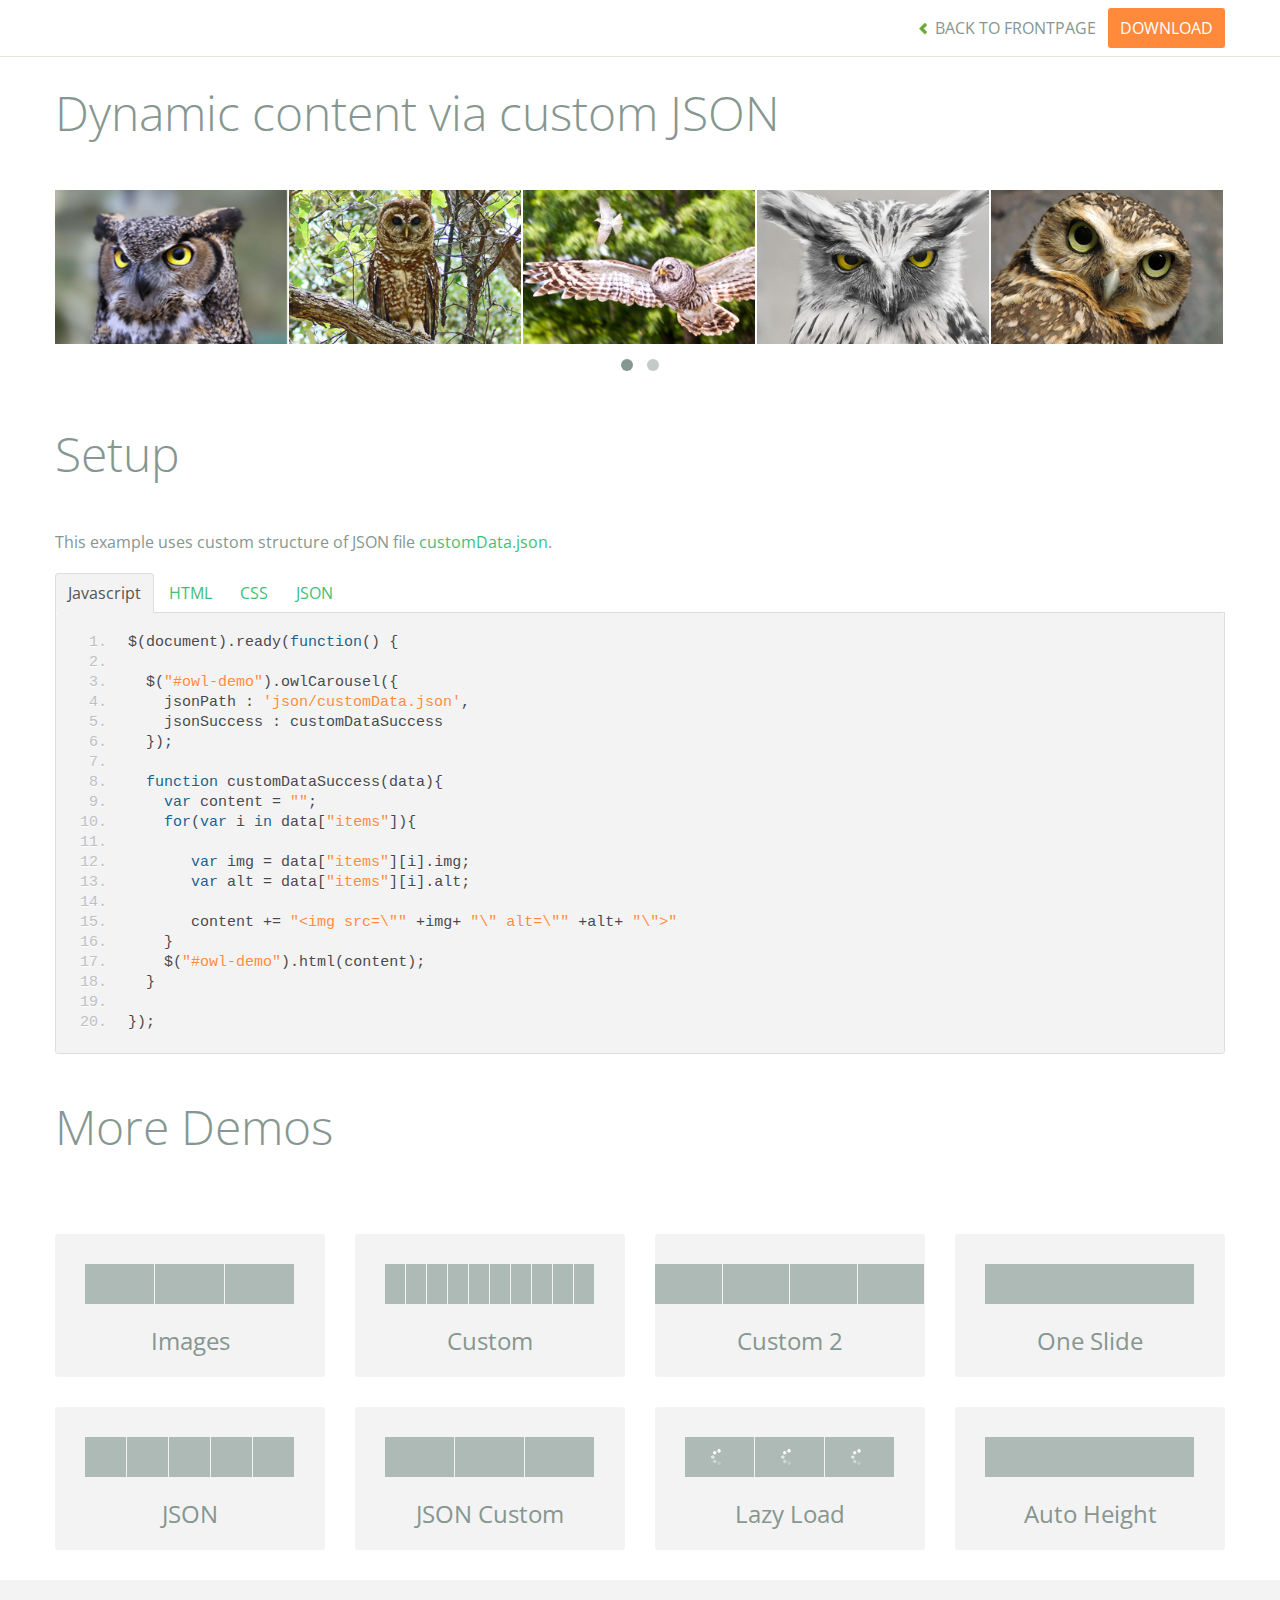
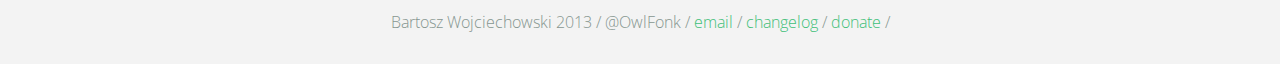
<file: owl/demos/customJson.html>
<!DOCTYPE html>
<html lang="en">
  <head>
    <meta charset="utf-8">
    <title>Owl Carousel - Dynamic content via custom JSON</title>
    <meta name="viewport" content="width=device-width, initial-scale=1.0">
    <meta name="description" content="jQuery Responsive Carousel - Owl Carusel">
    <meta name="author" content="Bartosz Wojciechowski">

    <link href='http://fonts.googleapis.com/css?family=Open+Sans:400italic,400,300,600,700' rel='stylesheet' type='text/css'>
    <link href="../assets/css/bootstrapTheme.css" rel="stylesheet">
    <link href="../assets/css/custom.css" rel="stylesheet">

    <!-- Owl Carousel Assets -->
    <link href="../owl-carousel/owl.carousel.css" rel="stylesheet">
    <link href="../owl-carousel/owl.theme.css" rel="stylesheet">

    <link href="../assets/js/google-code-prettify/prettify.css" rel="stylesheet">

    <!-- Le fav and touch icons -->
    <link rel="apple-touch-icon-precomposed" sizes="144x144" href="../assets/ico/apple-touch-icon-144-precomposed.png">
    <link rel="apple-touch-icon-precomposed" sizes="114x114" href="../assets/ico/apple-touch-icon-114-precomposed.png">
      <link rel="apple-touch-icon-precomposed" sizes="72x72" href="../assets/ico/apple-touch-icon-72-precomposed.png">
                    <link rel="apple-touch-icon-precomposed" href="../assets/ico/apple-touch-icon-57-precomposed.png">
                                   <link rel="shortcut icon" href="../assets/ico/favicon.png">
  </head>
  <body>

      <div id="top-nav" class="navbar navbar-fixed-top">
        <div class="navbar-inner">
          <div class="container">
            <button type="button" class="btn btn-navbar" data-toggle="collapse" data-target=".nav-collapse">
            <span class="icon-bar"></span>
            <span class="icon-bar"></span>
            <span class="icon-bar"></span>
          </button>
            <div class="nav-collapse collapse">
            <ul class="nav pull-right">
              <li><a href="../index.html"><i class="icon-chevron-left"></i> Back to Frontpage</a></li>
              <li><a href="../owl.carousel.zip" class="download download-on" data-spy="affix" data-offset-top="450">Download</a></li>
            </ul>
            <ul class="nav pull-left">
              
            </ul>
            </div>
          </div>
        </div>
      </div>
   
    <div id="title">
      <div class="container">
        <div class="row">
          <div class="span12">
            <h1>Dynamic content via custom JSON</h1>
          </div>
        </div>
      </div>
    </div>

      <div id="demo">
        <div class="container">
          <div class="row">
            <div class="span12">

              <div id="owl-demo" class="owl-carousel">
              </div>
            </div>
          </div>
        </div>

    </div>

    <div id="example-info">
      <div class="container">
        <div class="row">
          <div class="span12">
            <h1>Setup</h1>
            <p>This example uses custom structure of JSON file <a href="json/customData.json">customData.json</a>.
            </p>
            <ul class="nav nav-tabs" id="myTab">
              <li class="active"><a href="#javascript">Javascript</a></li>
              <li><a href="#HTML">HTML</a></li>
              <li><a href="#CSS">CSS</a></li>
              <li><a href="#JSON">JSON</a></li>
            </ul>
             
            <div class="tab-content">

              <div class="tab-pane active" id="javascript">
<pre class="pre-show prettyprint linenums">
$(document).ready(function() {

  $("#owl-demo").owlCarousel({
    jsonPath : 'json/customData.json',
    jsonSuccess : customDataSuccess
  });

  function customDataSuccess(data){
    var content = "";
    for(var i in data["items"]){
       
       var img = data["items"][i].img;
       var alt = data["items"][i].alt;

       content += "&lt;img src=\"" +img+ "\" alt=\"" +alt+ "\"&gt"
    }
    $("#owl-demo").html(content);
  }

});
</pre>  

              </div>

              <div class="tab-pane" id="HTML">
<pre class="pre-show prettyprint linenums">
&lt;div id="owl-demo" class="owl-carousel"&gt;
&lt;/div&gt;
</pre>
              </div>

              <div class="tab-pane" id="CSS">
<pre class="pre-show prettyprint linenums">
#owl-demo .item{
  background: #a1def8;
  padding: 30px 0px;
  display: block;
  margin: 5px;
  color: #FFF;
  -webkit-border-radius: 3px;
  -moz-border-radius: 3px;
  border-radius: 3px;
  text-align: center;
}

</pre>
              </div>
              <div class="tab-pane" id="JSON">
<pre class="pre-show prettyprint linenums">
{
  "items" : [
    {
      "img": "assets/owl1.jpg",
      "alt" : "Owl Image 1"
    },
    {
      "img": "assets/owl2.jpg",
      "alt" : "Owl Image 2"
    },
    {
      "img": "assets/owl3.jpg",
      "alt" : "Owl Image 1"
    },
    {
      "img": "assets/owl4.jpg",
      "alt" : "Owl Image 2"
    },
    {
      "img": "assets/owl5.jpg",
      "alt" : "Owl Image 1"
    },
    {
      "img": "assets/owl6.jpg",
      "alt" : "Owl Image 2"
    }
  ]
}
</pre>
</div>
            </div><!--End Tab Content-->

          </div>
        </div>
      </div>
    </div>

    <div id="more">
      <div class="container">

        <div class="row">
          <div class="span12">
            <h1>More Demos</h1>
          </div>
        </div>

        <div class="row demos-row">
          <div class="span3">
            <a href="images.html" class="demo-box">
              <div class="demo-wrapper demo-images clearfix">
                <div class="demo-slide"><div class="bg"></div></div>
                <div class="demo-slide"><div class="bg"></div></div>
                <div class="demo-slide"><div class="bg"></div></div>
              </div>
              <h3>Images</h3>
            </a>
          </div>

          <div class="span3">
            <a href="custom.html" class="demo-box">
              <div class="demo-wrapper demo-custom clearfix">
                <div class="demo-slide"><div class="bg"></div></div>
                <div class="demo-slide"><div class="bg"></div></div>
                <div class="demo-slide"><div class="bg"></div></div>
                <div class="demo-slide"><div class="bg"></div></div>
                <div class="demo-slide"><div class="bg"></div></div>
                <div class="demo-slide"><div class="bg"></div></div>
                <div class="demo-slide"><div class="bg"></div></div>
                <div class="demo-slide"><div class="bg"></div></div>
                <div class="demo-slide"><div class="bg"></div></div>
                <div class="demo-slide"><div class="bg"></div></div>
              </div>
              <h3>Custom</h3>
            </a>
          </div>

          <div class="span3">
            <a href="itemsCustom.html" class="demo-box">
              <div class="demo-wrapper demo-full clearfix">
                <div class="demo-slide"><div class="bg"></div></div>
                <div class="demo-slide"><div class="bg"></div></div>
                <div class="demo-slide"><div class="bg"></div></div>
                <div class="demo-slide"><div class="bg"></div></div>
              </div>
              <h3>Custom 2</h3>
            </a>
          </div>

          <div class="span3">
            <a href="one.html" class="demo-box">
              <div class="demo-wrapper demo-one clearfix">
                <div class="demo-slide"><div class="bg"></div></div>
              </div>
              <h3>One Slide</h3>
            </a>
          </div>

        </div>
        <div class="row demos-row">
          <div class="span3">
            <a href="json.html" class="demo-box">
              <div class="demo-wrapper demo-Json clearfix">
                <div class="demo-slide"><div class="bg"></div></div>
                <div class="demo-slide"><div class="bg"></div></div>
                <div class="demo-slide"><div class="bg"></div></div>
                <div class="demo-slide"><div class="bg"></div></div>
                <div class="demo-slide"><div class="bg"></div></div>
              </div>
              <h3>JSON</h3>
            </a>
          </div>

          <div class="span3">
            <a href="customJson.html" class="demo-box">
              <div class="demo-wrapper demo-Json-custom clearfix">
                <div class="demo-slide"><div class="bg"></div></div>
                <div class="demo-slide"><div class="bg"></div></div>
                <div class="demo-slide"><div class="bg"></div></div>
              </div>
              <h3>JSON Custom</h3>
            </a>
          </div>

          <div class="span3">
            <a href="lazyLoad.html" class="demo-box">
              <div class="demo-wrapper demo-lazy clearfix">
                <div class="demo-slide"><div class="bg"></div></div>
                <div class="demo-slide"><div class="bg"></div></div>
                <div class="demo-slide"><div class="bg"></div></div>
              </div>
              <h3>Lazy Load</h3>
            </a>
          </div>

          <div class="span3">
            <a href="autoHeight.html" class="demo-box">
              <div class="demo-wrapper demo-height clearfix">
                <div class="demo-slide"><div class="bg"></div></div>
              </div>
              <h3>Auto Height</h3>
            </a>
          </div>

        </div>
      </div>
    </div>


 
    <div id="footer">
      <div class="container">
        <div class="row">
          <div class="span12">
            <h5>Bartosz Wojciechowski 2013 / @OwlFonk / 
            <a href="mailto:owl@owlgraphic.com?subject=Hey Owl!">email</a> / 
            <a href="../changelog.html">changelog</a> /
            <a href="https://www.paypal.com/cgi-bin/webscr?cmd=_s-xclick&hosted_button_id=EFSGXZS7V2U9N">donate</a> / 
            <a href="https://twitter.com/share" class="twitter-share-button" data-url="http://owlgraphic.com/owlcarousel/" data-text="Awesome jQuery Owl Carousel Responsive Plugin" data-via="OwlFonk" data-count="none" data-hashtags="owlcarousel"></a>
            <script>
            var owldomain = window.location.hostname.indexOf("owlgraphic");
            if(owldomain !== -1){
              !function(d,s,id){var js,fjs=d.getElementsByTagName(s)[0],p=/^http:/.test(d.location)?'http':'https';if(!d.getElementById(id)){js=d.createElement(s);js.id=id;js.src=p+'://platform.twitter.com/widgets.js';fjs.parentNode.insertBefore(js,fjs);}}(document, 'script', 'twitter-wjs');
            }
            </script>
            </h5>
          </div>
        </div>
      </div>
    </div>


    <script src="../assets/js/jquery-1.9.1.min.js"></script> 
    <script src="../owl-carousel/owl.carousel.js"></script>


    <!-- Demo -->

    <style>
    #owl-demo img{
        display: block;
        width: 99%;
        height: auto;
    }
    </style>


    <script>
    $(document).ready(function() {

      $("#owl-demo").owlCarousel({
        jsonPath : 'json/customData.json',
        jsonSuccess : customDataSuccess
      });

      function customDataSuccess(data){
        var content = "";
        for(var i in data["items"]){
           
           var img = data["items"][i].img;
           var alt = data["items"][i].alt;

           content += "<img src=\"" +img+ "\" alt=\"" +alt+ "\">"
        }
        $("#owl-demo").html(content);
      }

    });
    </script>


    <script src="../assets/js/bootstrap-collapse.js"></script>
    <script src="../assets/js/bootstrap-transition.js"></script>
    <script src="../assets/js/bootstrap-tab.js"></script>

    <script src="../assets/js/google-code-prettify/prettify.js"></script>
	  <script src="../assets/js/application.js"></script>

  </body>
</html>
</file>
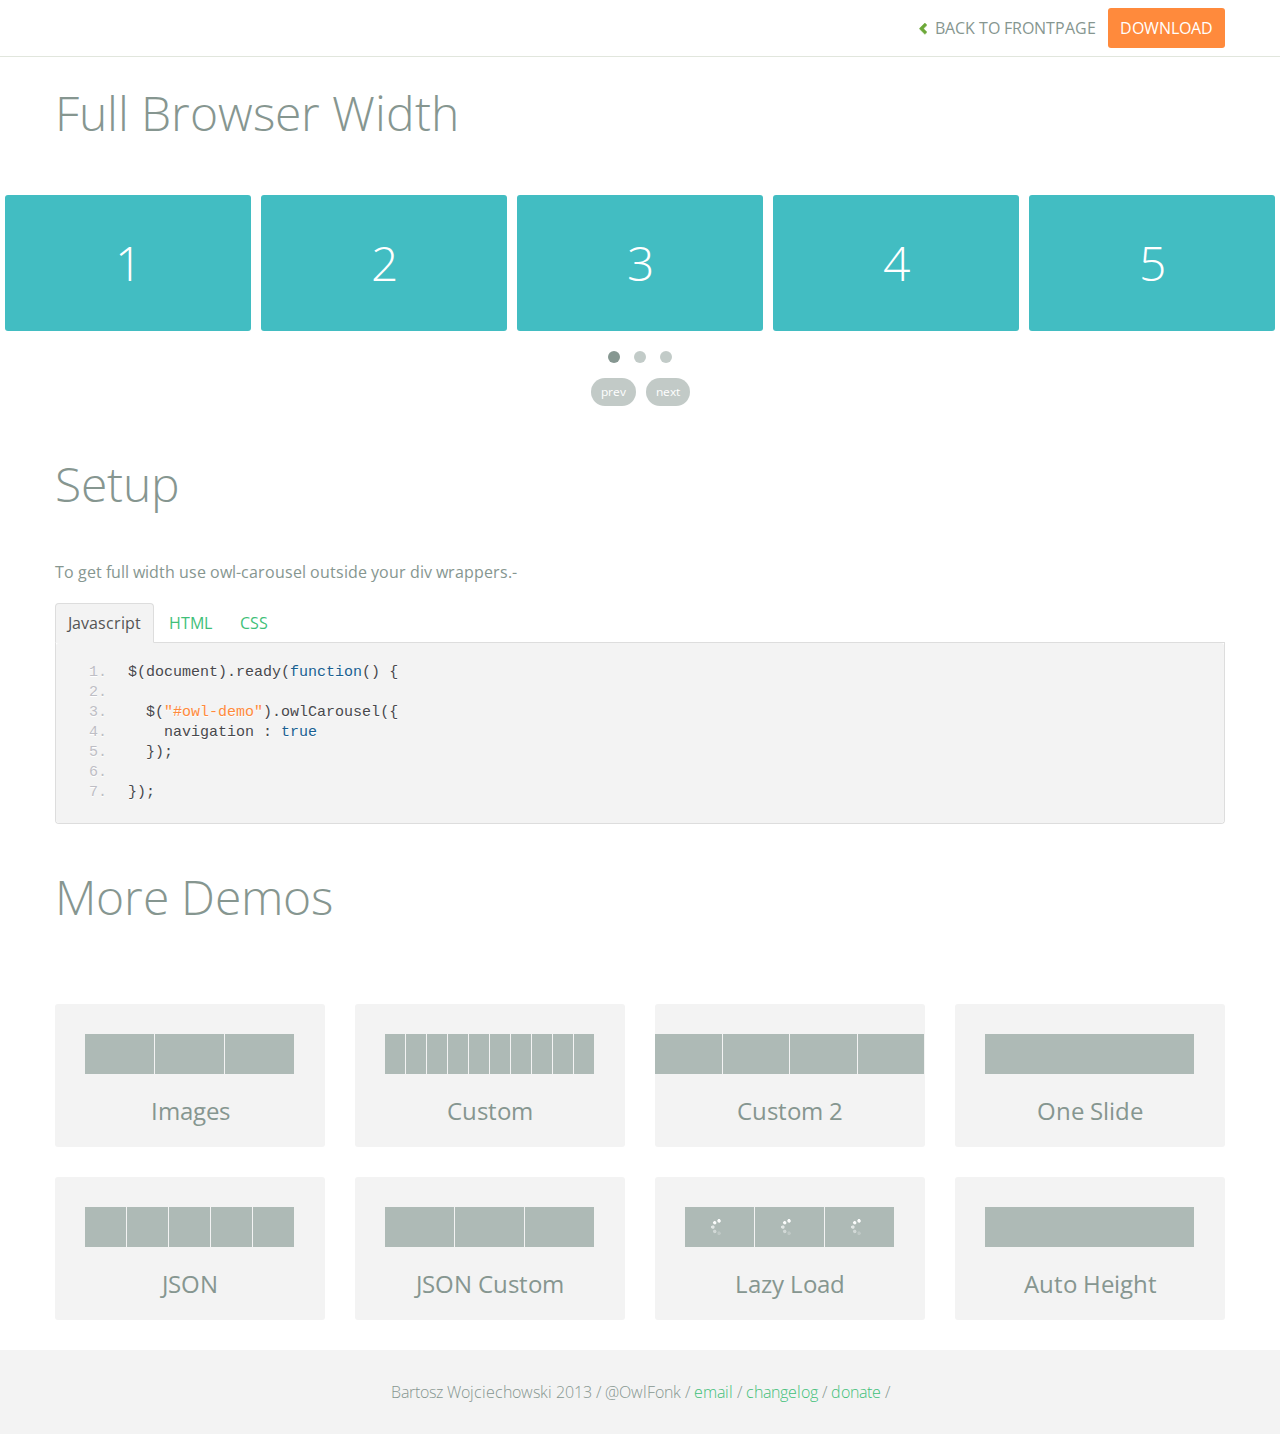
<file: owl/demos/full.html>
<!DOCTYPE html>
<html lang="en">
  <head>
    <meta charset="utf-8">
    <title>Owl Carousel - Full Width Demo</title>
    <meta name="viewport" content="width=device-width, initial-scale=1.0">
    <meta name="description" content="jQuery Responsive Carousel - Owl Carusel">
    <meta name="author" content="Bartosz Wojciechowski">
    
    <link href='http://fonts.googleapis.com/css?family=Open+Sans:400italic,400,300,600,700' rel='stylesheet' type='text/css'>
    <link href="../assets/css/bootstrapTheme.css" rel="stylesheet">
    <link href="../assets/css/custom.css" rel="stylesheet">

    <!-- Owl Carousel Assets -->
    <link href="../owl-carousel/owl.carousel.css" rel="stylesheet">
    <link href="../owl-carousel/owl.theme.css" rel="stylesheet">

    <link href="../assets/js/google-code-prettify/prettify.css" rel="stylesheet">

	
    <!-- Le fav and touch icons -->
    <link rel="apple-touch-icon-precomposed" sizes="144x144" href="../assets/ico/apple-touch-icon-144-precomposed.png">
    <link rel="apple-touch-icon-precomposed" sizes="114x114" href="../assets/ico/apple-touch-icon-114-precomposed.png">
      <link rel="apple-touch-icon-precomposed" sizes="72x72" href="../assets/ico/apple-touch-icon-72-precomposed.png">
                    <link rel="apple-touch-icon-precomposed" href="../assets/ico/apple-touch-icon-57-precomposed.png">
                                   <link rel="shortcut icon" href="../assets/ico/favicon.png">
  </head>
  <body>

      <div id="top-nav" class="navbar navbar-fixed-top">
        <div class="navbar-inner">
          <div class="container">
            <button type="button" class="btn btn-navbar" data-toggle="collapse" data-target=".nav-collapse">
            <span class="icon-bar"></span>
            <span class="icon-bar"></span>
            <span class="icon-bar"></span>
          </button>
            <div class="nav-collapse collapse">
            <ul class="nav pull-right">
              <li><a href="../index.html"><i class="icon-chevron-left"></i> Back to Frontpage</a></li>
              <li><a href="../owl.carousel.zip" class="download download-on" data-spy="affix" data-offset-top="450">Download</a></li>
            </ul>
            <ul class="nav pull-left">
              
            </ul>
            </div>
          </div>
        </div>
      </div>
   
    <div id="title">
      <div class="container">
        <div class="row">
          <div class="span12">
            <h1>Full Browser Width</h1>
          </div>
        </div>
      </div>
    </div>

      <div id="demo">

        <div id="owl-demo" class="owl-carousel">
          
          <div class="item"><h1>1</h1></div>
          <div class="item"><h1>2</h1></div>
          <div class="item"><h1>3</h1></div>
          <div class="item"><h1>4</h1></div>
          <div class="item"><h1>5</h1></div>
          <div class="item"><h1>6</h1></div>
          <div class="item"><h1>7</h1></div>
          <div class="item"><h1>8</h1></div>
          <div class="item"><h1>9</h1></div>
          <div class="item"><h1>10</h1></div>
          <div class="item"><h1>11</h1></div>
          <div class="item"><h1>12</h1></div>

        </div>

    </div>

    <div id="example-info">
      <div class="container">
        <div class="row">
          <div class="span12">
            <h1>Setup</h1>
            <p>To get full width use owl-carousel outside your div wrappers.-</p>
            <ul class="nav nav-tabs" id="myTab">
              <li class="active"><a href="#javascript">Javascript</a></li>
              <li><a href="#HTML">HTML</a></li>
              <li><a href="#CSS">CSS</a></li>
            </ul>
             
            <div class="tab-content">

              <div class="tab-pane active" id="javascript">
<pre class="pre-show prettyprint linenums">
$(document).ready(function() {

  $("#owl-demo").owlCarousel({
    navigation : true
  });

});
</pre>  

              </div>

              <div class="tab-pane" id="HTML">
<pre class="pre-show prettyprint linenums">
&lt;div id="owl-demo" class="owl-carousel owl-theme"&gt;
          
  &lt;div class="item"&gt;&lt;h1&gt;1&lt;/h1&gt;&lt;/div&gt;
  &lt;div class="item"&gt;&lt;h1&gt;2&lt;/h1&gt;&lt;/div&gt;
  &lt;div class="item"&gt;&lt;h1&gt;3&lt;/h1&gt;&lt;/div&gt;
  &lt;div class="item"&gt;&lt;h1&gt;4&lt;/h1&gt;&lt;/div&gt;
  &lt;div class="item"&gt;&lt;h1&gt;5&lt;/h1&gt;&lt;/div&gt;
  &lt;div class="item"&gt;&lt;h1&gt;6&lt;/h1&gt;&lt;/div&gt;
  &lt;div class="item"&gt;&lt;h1&gt;7&lt;/h1&gt;&lt;/div&gt;
  &lt;div class="item"&gt;&lt;h1&gt;8&lt;/h1&gt;&lt;/div&gt;
  &lt;div class="item"&gt;&lt;h1&gt;9&lt;/h1&gt;&lt;/div&gt;
  &lt;div class="item"&gt;&lt;h1&gt;10&lt;/h1&gt;&lt;/div&gt;
  &lt;div class="item"&gt;&lt;h1&gt;11&lt;/h1&gt;&lt;/div&gt;
  &lt;div class="item"&gt;&lt;h1&gt;12&lt;/h1&gt;&lt;/div&gt;

&lt;/div&gt;
</pre>
              </div>

              <div class="tab-pane" id="CSS">
<pre class="pre-show prettyprint linenums">
#owl-demo .item{
  background: #42bdc2;
  padding: 30px 0px;
  margin: 10px;
  color: #FFF;
  -webkit-border-radius: 3px;
  -moz-border-radius: 3px;
  border-radius: 3px;
  text-align: center;
}
</pre>
              </div>
            </div><!--End Tab Content-->

          </div>
        </div>
      </div>
    </div>

    <div id="more">
      <div class="container">

        <div class="row">
          <div class="span12">
            <h1>More Demos</h1>
          </div>
        </div>

        <div class="row demos-row">
          <div class="span3">
            <a href="images.html" class="demo-box">
              <div class="demo-wrapper demo-images clearfix">
                <div class="demo-slide"><div class="bg"></div></div>
                <div class="demo-slide"><div class="bg"></div></div>
                <div class="demo-slide"><div class="bg"></div></div>
              </div>
              <h3>Images</h3>
            </a>
          </div>

          <div class="span3">
            <a href="custom.html" class="demo-box">
              <div class="demo-wrapper demo-custom clearfix">
                <div class="demo-slide"><div class="bg"></div></div>
                <div class="demo-slide"><div class="bg"></div></div>
                <div class="demo-slide"><div class="bg"></div></div>
                <div class="demo-slide"><div class="bg"></div></div>
                <div class="demo-slide"><div class="bg"></div></div>
                <div class="demo-slide"><div class="bg"></div></div>
                <div class="demo-slide"><div class="bg"></div></div>
                <div class="demo-slide"><div class="bg"></div></div>
                <div class="demo-slide"><div class="bg"></div></div>
                <div class="demo-slide"><div class="bg"></div></div>
              </div>
              <h3>Custom</h3>
            </a>
          </div>

          <div class="span3">
            <a href="itemsCustom.html" class="demo-box">
              <div class="demo-wrapper demo-full clearfix">
                <div class="demo-slide"><div class="bg"></div></div>
                <div class="demo-slide"><div class="bg"></div></div>
                <div class="demo-slide"><div class="bg"></div></div>
                <div class="demo-slide"><div class="bg"></div></div>
              </div>
              <h3>Custom 2</h3>
            </a>
          </div>

          <div class="span3">
            <a href="one.html" class="demo-box">
              <div class="demo-wrapper demo-one clearfix">
                <div class="demo-slide"><div class="bg"></div></div>
              </div>
              <h3>One Slide</h3>
            </a>
          </div>

        </div>
        <div class="row demos-row">
          <div class="span3">
            <a href="json.html" class="demo-box">
              <div class="demo-wrapper demo-Json clearfix">
                <div class="demo-slide"><div class="bg"></div></div>
                <div class="demo-slide"><div class="bg"></div></div>
                <div class="demo-slide"><div class="bg"></div></div>
                <div class="demo-slide"><div class="bg"></div></div>
                <div class="demo-slide"><div class="bg"></div></div>
              </div>
              <h3>JSON</h3>
            </a>
          </div>

          <div class="span3">
            <a href="customJson.html" class="demo-box">
              <div class="demo-wrapper demo-Json-custom clearfix">
                <div class="demo-slide"><div class="bg"></div></div>
                <div class="demo-slide"><div class="bg"></div></div>
                <div class="demo-slide"><div class="bg"></div></div>
              </div>
              <h3>JSON Custom</h3>
            </a>
          </div>

          <div class="span3">
            <a href="lazyLoad.html" class="demo-box">
              <div class="demo-wrapper demo-lazy clearfix">
                <div class="demo-slide"><div class="bg"></div></div>
                <div class="demo-slide"><div class="bg"></div></div>
                <div class="demo-slide"><div class="bg"></div></div>
              </div>
              <h3>Lazy Load</h3>
            </a>
          </div>

          <div class="span3">
            <a href="autoHeight.html" class="demo-box">
              <div class="demo-wrapper demo-height clearfix">
                <div class="demo-slide"><div class="bg"></div></div>
              </div>
              <h3>Auto Height</h3>
            </a>
          </div>

        </div>
      </div>
    </div>


 
    <div id="footer">
      <div class="container">
        <div class="row">
          <div class="span12">
            <h5>Bartosz Wojciechowski 2013 / @OwlFonk / 
            <a href="mailto:owl@owlgraphic.com?subject=Hey Owl!">email</a> / 
            <a href="../changelog.html">changelog</a> /
            <a href="https://www.paypal.com/cgi-bin/webscr?cmd=_s-xclick&hosted_button_id=EFSGXZS7V2U9N">donate</a> / 
            <a href="https://twitter.com/share" class="twitter-share-button" data-url="http://owlgraphic.com/owlcarousel/" data-text="Awesome jQuery Owl Carousel Responsive Plugin" data-via="OwlFonk" data-count="none" data-hashtags="owlcarousel"></a>
            <script>
            var owldomain = window.location.hostname.indexOf("owlgraphic");
            if(owldomain !== -1){
              !function(d,s,id){var js,fjs=d.getElementsByTagName(s)[0],p=/^http:/.test(d.location)?'http':'https';if(!d.getElementById(id)){js=d.createElement(s);js.id=id;js.src=p+'://platform.twitter.com/widgets.js';fjs.parentNode.insertBefore(js,fjs);}}(document, 'script', 'twitter-wjs');
            }
            </script>
            </h5>
          </div>
        </div>
      </div>
    </div>


    <script src="../assets/js/jquery-1.9.1.min.js"></script> 
    <script src="../owl-carousel/owl.carousel.js"></script>

    <!-- Demo -->

    <style>
    #owl-demo .item{
        background: #42bdc2;
        padding: 30px 0px;
        margin: 5px;
        color: #FFF;
        -webkit-border-radius: 3px;
        -moz-border-radius: 3px;
        border-radius: 3px;
        text-align: center;
    }
    </style>

    <script>
    $(document).ready(function() {
      $("#owl-demo").owlCarousel({
        navigation : true
      });
    });

    </script>
    

    <script src="../assets/js/bootstrap-collapse.js"></script>
    <script src="../assets/js/bootstrap-transition.js"></script>
    <script src="../assets/js/bootstrap-tab.js"></script>

    <script src="../assets/js/google-code-prettify/prettify.js"></script>
	  <script src="../assets/js/application.js"></script>

  </body>
</html>
</file>
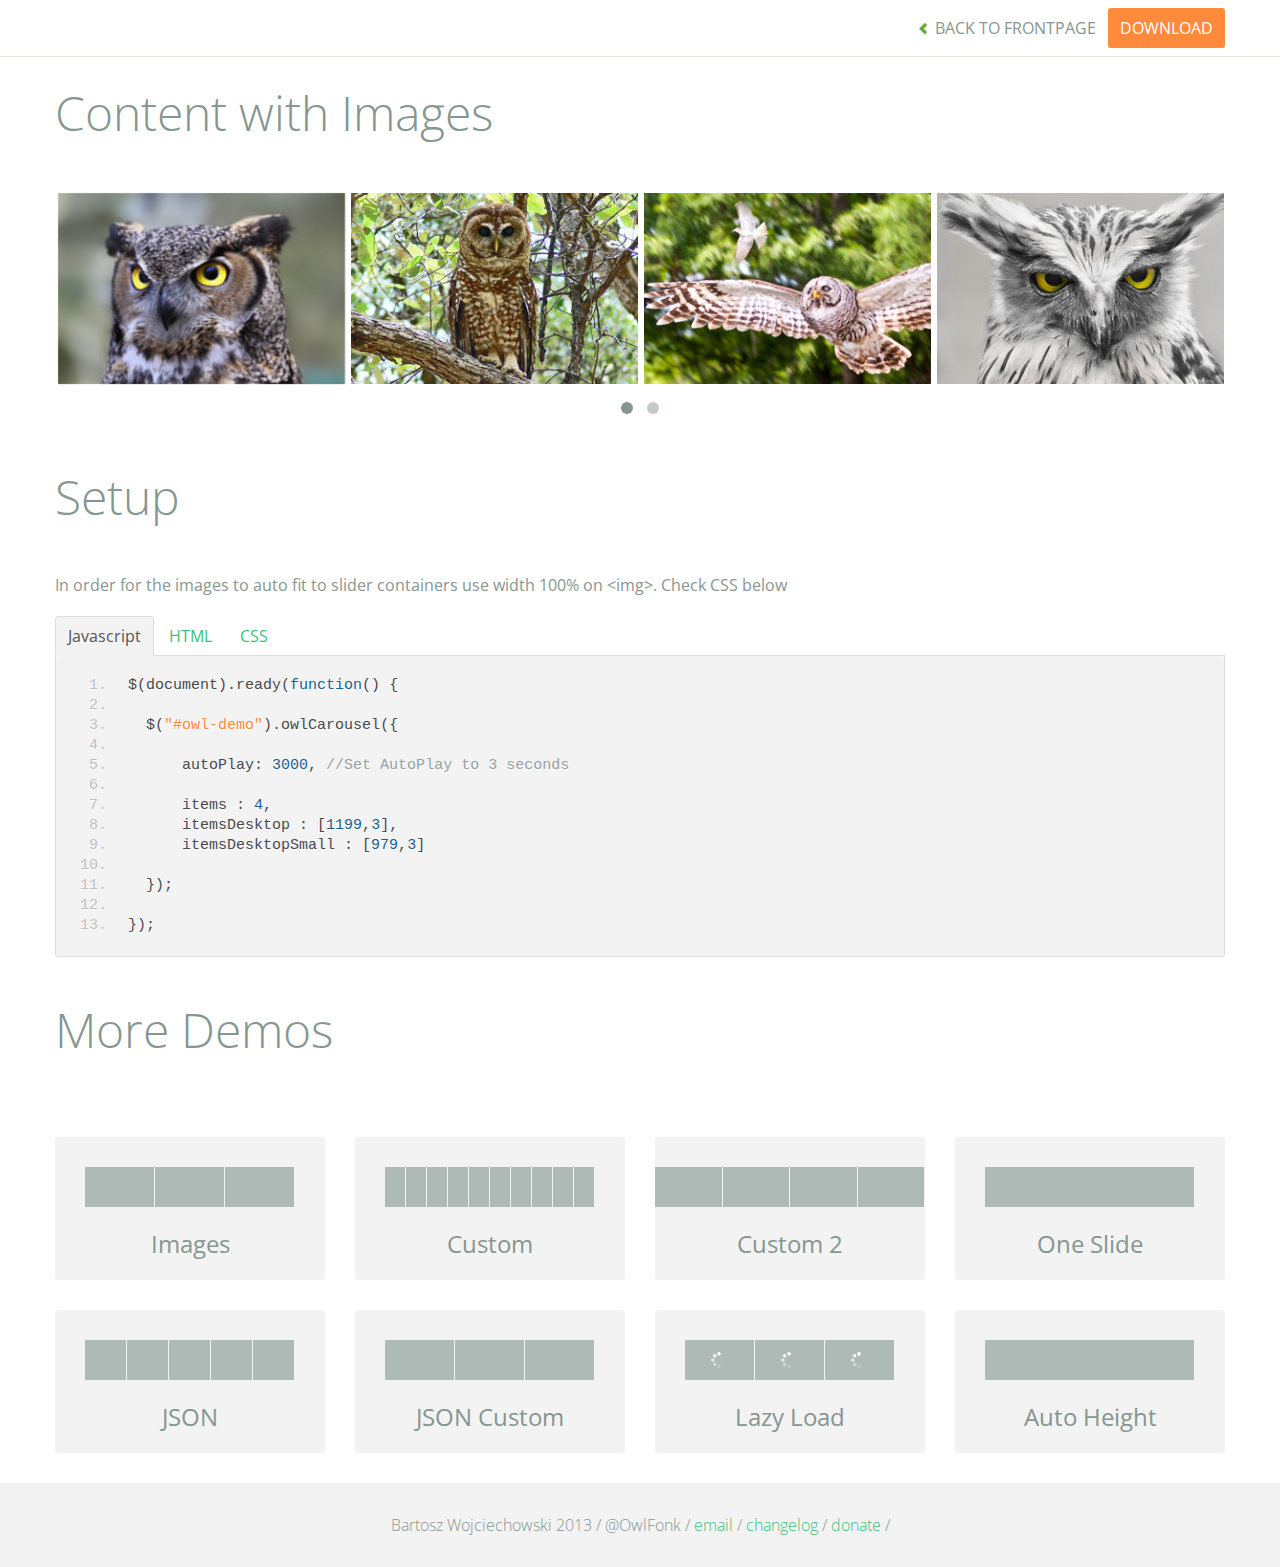
<file: owl/demos/images.html>
<!DOCTYPE html>
<html lang="en">
  <head>
    <meta charset="utf-8">
    <title>Owl Carousel - Images Demo</title>
    <meta name="viewport" content="width=device-width, initial-scale=1.0">
    <meta name="description" content="jQuery Responsive Carousel - Owl Carusel">
    <meta name="author" content="Bartosz Wojciechowski">
    
    <link href='http://fonts.googleapis.com/css?family=Open+Sans:400italic,400,300,600,700' rel='stylesheet' type='text/css'>
    <link href="../assets/css/bootstrapTheme.css" rel="stylesheet">
    <link href="../assets/css/custom.css" rel="stylesheet">

    <!-- Owl Carousel Assets -->
    <link href="../owl-carousel/owl.carousel.css" rel="stylesheet">
    <link href="../owl-carousel/owl.theme.css" rel="stylesheet">

    <!-- Prettify -->
    <link href="../assets/js/google-code-prettify/prettify.css" rel="stylesheet">
    

    <!-- Le fav and touch icons -->
    <link rel="apple-touch-icon-precomposed" sizes="144x144" href="../assets/ico/apple-touch-icon-144-precomposed.png">
    <link rel="apple-touch-icon-precomposed" sizes="114x114" href="../assets/ico/apple-touch-icon-114-precomposed.png">
      <link rel="apple-touch-icon-precomposed" sizes="72x72" href="../assets/ico/apple-touch-icon-72-precomposed.png">
                    <link rel="apple-touch-icon-precomposed" href="../assets/ico/apple-touch-icon-57-precomposed.png">
                                   <link rel="shortcut icon" href="../assets/ico/favicon.png">
  </head>
  <body>

      <div id="top-nav" class="navbar navbar-fixed-top">
        <div class="navbar-inner">
          <div class="container">
            <button type="button" class="btn btn-navbar" data-toggle="collapse" data-target=".nav-collapse">
            <span class="icon-bar"></span>
            <span class="icon-bar"></span>
            <span class="icon-bar"></span>
          </button>
            <div class="nav-collapse collapse">
            <ul class="nav pull-right">
              <li><a href="../index.html"><i class="icon-chevron-left"></i> Back to Frontpage</a></li>
              <li><a href="../owl.carousel.zip" class="download download-on" data-spy="affix" data-offset-top="450">Download</a></li>
            </ul>
            <ul class="nav pull-left">
              
            </ul>
            </div>
          </div>
        </div>
      </div>
   
    <div id="title">
      <div class="container">
        <div class="row">
          <div class="span12">
            <h1>Content with Images</h1>
          </div>
        </div>
      </div>
    </div>

      <div id="demo">
        <div class="container">
          <div class="row">
            <div class="span12">

              <div id="owl-demo" class="owl-carousel">
                <div class="item"><img src="assets/owl1.jpg" alt="Owl Image"></div>
                <div class="item"><img src="assets/owl2.jpg" alt="Owl Image"></div>
                <div class="item"><img src="assets/owl3.jpg" alt="Owl Image"></div>
                <div class="item"><img src="assets/owl4.jpg" alt="Owl Image"></div>
                <div class="item"><img src="assets/owl5.jpg" alt="Owl Image"></div>
                <div class="item"><img src="assets/owl6.jpg" alt="Owl Image"></div>
                <div class="item"><img src="assets/owl7.jpg" alt="Owl Image"></div>
                <div class="item"><img src="assets/owl8.jpg" alt="Owl Image"></div>
              </div>
              
            </div>
          </div>
        </div>

    </div>

    <div id="example-info">
      <div class="container">
        <div class="row">
          <div class="span12">
            <h1>Setup</h1>
            <p>In order for the images to auto fit to slider containers use width 100% on &lt;img&gt;. Check CSS below</p>
            <ul class="nav nav-tabs" id="myTab">
              <li class="active"><a href="#javascript">Javascript</a></li>
              <li><a href="#HTML">HTML</a></li>
              <li><a href="#CSS">CSS</a></li>
            </ul>
             
            <div class="tab-content">

              <div class="tab-pane active" id="javascript">
<pre class="pre-show prettyprint linenums">
$(document).ready(function() {

  $("#owl-demo").owlCarousel({

      autoPlay: 3000, //Set AutoPlay to 3 seconds

      items : 4,
      itemsDesktop : [1199,3],
      itemsDesktopSmall : [979,3]

  });

});
</pre>  

              </div>

              <div class="tab-pane" id="HTML">
<pre class="pre-show prettyprint linenums">
&lt;div id="owl-demo"&gt;
          
  &lt;div class="item"&gt;&lt;img src="assets/owl1.jpg" alt="Owl Image"&gt;&lt;/div&gt;
  &lt;div class="item"&gt;&lt;img src="assets/owl2.jpg" alt="Owl Image"&gt;&lt;/div&gt;
  &lt;div class="item"&gt;&lt;img src="assets/owl3.jpg" alt="Owl Image"&gt;&lt;/div&gt;
  &lt;div class="item"&gt;&lt;img src="assets/owl4.jpg" alt="Owl Image"&gt;&lt;/div&gt;
  &lt;div class="item"&gt;&lt;img src="assets/owl5.jpg" alt="Owl Image"&gt;&lt;/div&gt;
  &lt;div class="item"&gt;&lt;img src="assets/owl6.jpg" alt="Owl Image"&gt;&lt;/div&gt;
  &lt;div class="item"&gt;&lt;img src="assets/owl7.jpg" alt="Owl Image"&gt;&lt;/div&gt;
  &lt;div class="item"&gt;&lt;img src="assets/owl8.jpg" alt="Owl Image"&gt;&lt;/div&gt;

&lt;/div&gt;
</pre>
              </div>

              <div class="tab-pane" id="CSS">
<pre class="pre-show prettyprint linenums">
#owl-demo .item{
  margin: 3px;
}
#owl-demo .item img{
  display: block;
  width: 100%;
  height: auto;
}
</pre>
              </div>
            </div><!--End Tab Content-->

          </div>
        </div>
      </div>
    </div>

    <div id="more">
      <div class="container">

        <div class="row">
          <div class="span12">
            <h1>More Demos</h1>
          </div>
        </div>

        <div class="row demos-row">
          <div class="span3">
            <a href="images.html" class="demo-box">
              <div class="demo-wrapper demo-images clearfix">
                <div class="demo-slide"><div class="bg"></div></div>
                <div class="demo-slide"><div class="bg"></div></div>
                <div class="demo-slide"><div class="bg"></div></div>
              </div>
              <h3>Images</h3>
            </a>
          </div>

          <div class="span3">
            <a href="custom.html" class="demo-box">
              <div class="demo-wrapper demo-custom clearfix">
                <div class="demo-slide"><div class="bg"></div></div>
                <div class="demo-slide"><div class="bg"></div></div>
                <div class="demo-slide"><div class="bg"></div></div>
                <div class="demo-slide"><div class="bg"></div></div>
                <div class="demo-slide"><div class="bg"></div></div>
                <div class="demo-slide"><div class="bg"></div></div>
                <div class="demo-slide"><div class="bg"></div></div>
                <div class="demo-slide"><div class="bg"></div></div>
                <div class="demo-slide"><div class="bg"></div></div>
                <div class="demo-slide"><div class="bg"></div></div>
              </div>
              <h3>Custom</h3>
            </a>
          </div>

          <div class="span3">
            <a href="itemsCustom.html" class="demo-box">
              <div class="demo-wrapper demo-full clearfix">
                <div class="demo-slide"><div class="bg"></div></div>
                <div class="demo-slide"><div class="bg"></div></div>
                <div class="demo-slide"><div class="bg"></div></div>
                <div class="demo-slide"><div class="bg"></div></div>
              </div>
              <h3>Custom 2</h3>
            </a>
          </div>

          <div class="span3">
            <a href="one.html" class="demo-box">
              <div class="demo-wrapper demo-one clearfix">
                <div class="demo-slide"><div class="bg"></div></div>
              </div>
              <h3>One Slide</h3>
            </a>
          </div>

        </div>
        <div class="row demos-row">
          <div class="span3">
            <a href="json.html" class="demo-box">
              <div class="demo-wrapper demo-Json clearfix">
                <div class="demo-slide"><div class="bg"></div></div>
                <div class="demo-slide"><div class="bg"></div></div>
                <div class="demo-slide"><div class="bg"></div></div>
                <div class="demo-slide"><div class="bg"></div></div>
                <div class="demo-slide"><div class="bg"></div></div>
              </div>
              <h3>JSON</h3>
            </a>
          </div>

          <div class="span3">
            <a href="customJson.html" class="demo-box">
              <div class="demo-wrapper demo-Json-custom clearfix">
                <div class="demo-slide"><div class="bg"></div></div>
                <div class="demo-slide"><div class="bg"></div></div>
                <div class="demo-slide"><div class="bg"></div></div>
              </div>
              <h3>JSON Custom</h3>
            </a>
          </div>

          <div class="span3">
            <a href="lazyLoad.html" class="demo-box">
              <div class="demo-wrapper demo-lazy clearfix">
                <div class="demo-slide"><div class="bg"></div></div>
                <div class="demo-slide"><div class="bg"></div></div>
                <div class="demo-slide"><div class="bg"></div></div>
              </div>
              <h3>Lazy Load</h3>
            </a>
          </div>

          <div class="span3">
            <a href="autoHeight.html" class="demo-box">
              <div class="demo-wrapper demo-height clearfix">
                <div class="demo-slide"><div class="bg"></div></div>
              </div>
              <h3>Auto Height</h3>
            </a>
          </div>

        </div>
      </div>
    </div>


 
    <div id="footer">
      <div class="container">
        <div class="row">
          <div class="span12">
            <h5>Bartosz Wojciechowski 2013 / @OwlFonk / 
            <a href="mailto:owl@owlgraphic.com?subject=Hey Owl!">email</a> / 
            <a href="../changelog.html">changelog</a> /
            <a href="https://www.paypal.com/cgi-bin/webscr?cmd=_s-xclick&hosted_button_id=EFSGXZS7V2U9N">donate</a> / 
            <a href="https://twitter.com/share" class="twitter-share-button" data-url="http://owlgraphic.com/owlcarousel/" data-text="Awesome jQuery Owl Carousel Responsive Plugin" data-via="OwlFonk" data-count="none" data-hashtags="owlcarousel"></a>
            <script>
            var owldomain = window.location.hostname.indexOf("owlgraphic");
            if(owldomain !== -1){
              !function(d,s,id){var js,fjs=d.getElementsByTagName(s)[0],p=/^http:/.test(d.location)?'http':'https';if(!d.getElementById(id)){js=d.createElement(s);js.id=id;js.src=p+'://platform.twitter.com/widgets.js';fjs.parentNode.insertBefore(js,fjs);}}(document, 'script', 'twitter-wjs');
            }
            </script>
            </h5>
          </div>
        </div>
      </div>
    </div>


    <script src="../assets/js/jquery-1.9.1.min.js"></script> 
    <script src="../owl-carousel/owl.carousel.js"></script>


    <!-- Demo -->

    <style>
    #owl-demo .item{
        margin: 3px;
    }
    #owl-demo .item img{
        display: block;
        width: 100%;
        height: auto;
    }
    </style>


    <script>
    $(document).ready(function() {
      $("#owl-demo").owlCarousel({
        autoPlay: 3000,
        items : 4,
        itemsDesktop : [1199,3],
        itemsDesktopSmall : [979,3]
      });

    });
    </script>

    <script src="../assets/js/bootstrap-collapse.js"></script>
    <script src="../assets/js/bootstrap-transition.js"></script>
    <script src="../assets/js/bootstrap-tab.js"></script>

    <script src="../assets/js/google-code-prettify/prettify.js"></script>
	  <script src="../assets/js/application.js"></script>

  </body>
</html>
</file>
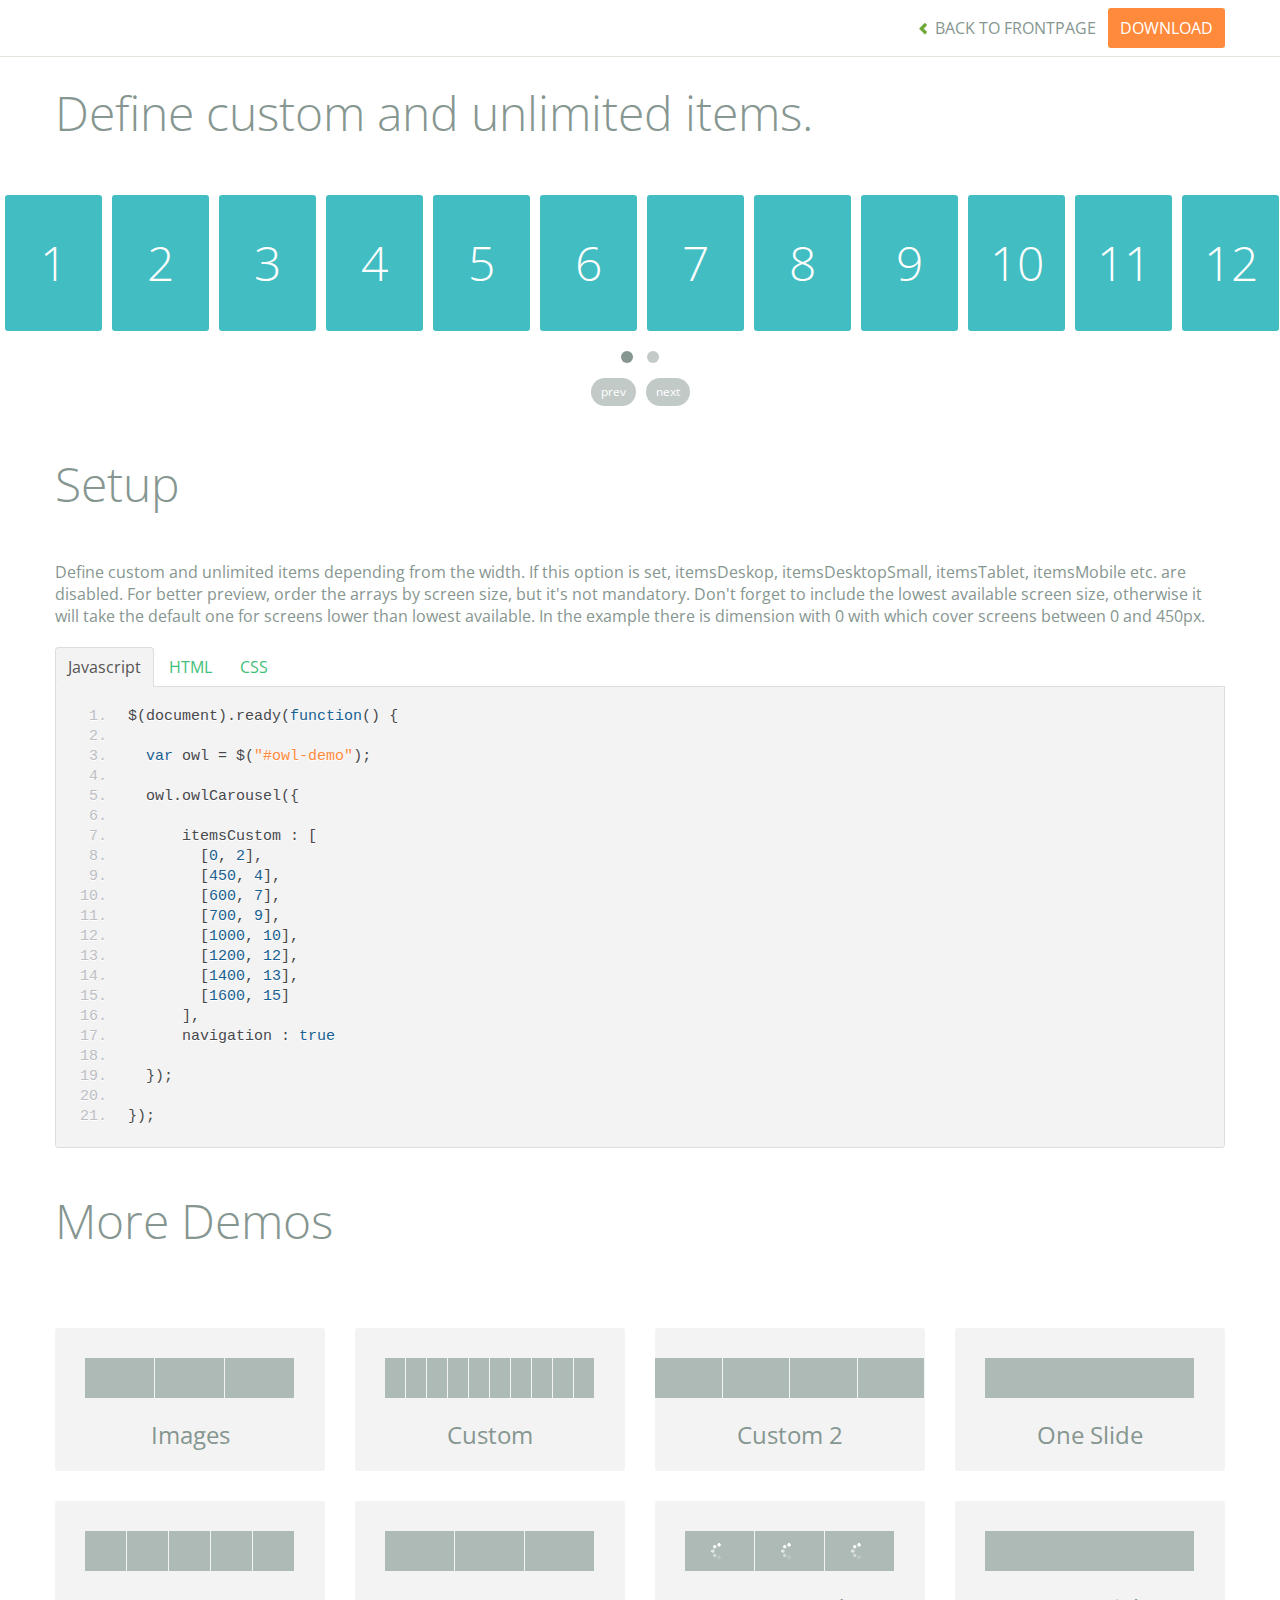
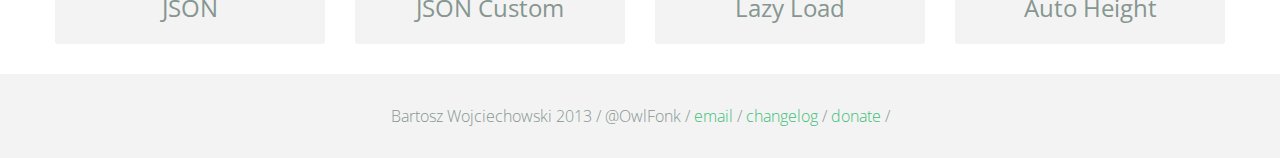
<file: owl/demos/itemsCustom.html>
<!DOCTYPE html>
<html lang="en">
  <head>
    <meta charset="utf-8">
    <title>Owl Carousel - itemsCustom</title>
    <meta name="viewport" content="width=device-width, initial-scale=1.0">
    <meta name="description" content="jQuery Responsive Carousel - Owl Carusel">
    <meta name="author" content="Bartosz Wojciechowski">

    <link href='http://fonts.googleapis.com/css?family=Open+Sans:400italic,400,300,600,700' rel='stylesheet' type='text/css'>
    <link href="../assets/css/bootstrapTheme.css" rel="stylesheet">
    <link href="../assets/css/custom.css" rel="stylesheet">

    <!-- Owl Carousel Assets -->
    <link href="../owl-carousel/owl.carousel.css" rel="stylesheet">
    <link href="../owl-carousel/owl.theme.css" rel="stylesheet">

    <link href="../assets/js/google-code-prettify/prettify.css" rel="stylesheet">

    <!-- Le fav and touch icons -->
    <link rel="apple-touch-icon-precomposed" sizes="144x144" href="../assets/ico/apple-touch-icon-144-precomposed.png">
    <link rel="apple-touch-icon-precomposed" sizes="114x114" href="../assets/ico/apple-touch-icon-114-precomposed.png">
      <link rel="apple-touch-icon-precomposed" sizes="72x72" href="../assets/ico/apple-touch-icon-72-precomposed.png">
                    <link rel="apple-touch-icon-precomposed" href="../assets/ico/apple-touch-icon-57-precomposed.png">
                                   <link rel="shortcut icon" href="../assets/ico/favicon.png">
  </head>
  <body>

      <div id="top-nav" class="navbar navbar-fixed-top">
        <div class="navbar-inner">
          <div class="container">
            <button type="button" class="btn btn-navbar" data-toggle="collapse" data-target=".nav-collapse">
            <span class="icon-bar"></span>
            <span class="icon-bar"></span>
            <span class="icon-bar"></span>
          </button>
            <div class="nav-collapse collapse">
            <ul class="nav pull-right">
              <li><a href="../index.html"><i class="icon-chevron-left"></i> Back to Frontpage</a></li>
              <li><a href="../owl.carousel.zip" class="download download-on" data-spy="affix" data-offset-top="450">Download</a></li>
            </ul>
            <ul class="nav pull-left">
              
            </ul>
            </div>
          </div>
        </div>
      </div>
   
    <div id="title">
      <div class="container">
        <div class="row">
          <div class="span12">
            <h1>Define custom and unlimited items.</h1>
          </div>
        </div>
      </div>
    </div>

      <div id="demo">
        <div id="owl-demo" class="owl-carousel">
          
          <div class="item"><h1>1</h1></div>
          <div class="item"><h1>2</h1></div>
          <div class="item"><h1>3</h1></div>
          <div class="item"><h1>4</h1></div>
          <div class="item"><h1>5</h1></div>
          <div class="item"><h1>6</h1></div>
          <div class="item"><h1>7</h1></div>
          <div class="item"><h1>8</h1></div>
          <div class="item"><h1>9</h1></div>
          <div class="item"><h1>10</h1></div>
          <div class="item"><h1>11</h1></div>
          <div class="item"><h1>12</h1></div>
          <div class="item"><h1>13</h1></div>
          <div class="item"><h1>14</h1></div>
          <div class="item"><h1>15</h1></div>
          <div class="item"><h1>16</h1></div>
          <div class="item"><h1>17</h1></div>
          <div class="item"><h1>18</h1></div>
          <div class="item"><h1>19</h1></div>
          <div class="item"><h1>20</h1></div>

        </div>
    </div>

    <div id="example-info">
      <div class="container">
        <div class="row">
          <div class="span12">
            <h1>Setup</h1>
            <p>Define custom and unlimited items depending from the width. If this option is set, itemsDeskop, itemsDesktopSmall, itemsTablet, itemsMobile etc. are disabled. For better preview, order the arrays by screen size, but it's not mandatory. Don't forget to include the lowest available screen size, otherwise it will take the default one for screens lower than lowest available. In the example there is dimension with 0 with which cover screens between 0 and 450px.
            </p>
            <ul class="nav nav-tabs" id="myTab">
              <li class="active"><a href="#javascript">Javascript</a></li>
              <li><a href="#HTML">HTML</a></li>
              <li><a href="#CSS">CSS</a></li>
            </ul>
             
            <div class="tab-content">

              <div class="tab-pane active" id="javascript">
<pre class="pre-show prettyprint linenums">
$(document).ready(function() {

  var owl = &#36;("#owl-demo")&#59;

  owl.owlCarousel({
     
      itemsCustom : [
        [0, 2],
        [450, 4],
        [600, 7],
        [700, 9],
        [1000, 10],
        [1200, 12],
        [1400, 13],
        [1600, 15]
      ],
      navigation : true

  })&#59;

})&#59;
</pre>

              </div>

              <div class="tab-pane" id="HTML">
<pre class="pre-show prettyprint linenums">
&lt;div id="owl-demo" class="owl-carousel owl-theme"&gt;
  &lt;div class="item"&gt;&lt;h1&gt;1&lt;/h1&gt;&lt;/div&gt;
  &lt;div class="item"&gt;&lt;h1&gt;2&lt;/h1&gt;&lt;/div&gt;
  &lt;div class="item"&gt;&lt;h1&gt;3&lt;/h1&gt;&lt;/div&gt;
  &lt;div class="item"&gt;&lt;h1&gt;4&lt;/h1&gt;&lt;/div&gt;
  &lt;div class="item"&gt;&lt;h1&gt;5&lt;/h1&gt;&lt;/div&gt;
  &lt;div class="item"&gt;&lt;h1&gt;6&lt;/h1&gt;&lt;/div&gt;
  &lt;div class="item"&gt;&lt;h1&gt;7&lt;/h1&gt;&lt;/div&gt;
  &lt;div class="item"&gt;&lt;h1&gt;8&lt;/h1&gt;&lt;/div&gt;
  &lt;div class="item"&gt;&lt;h1&gt;9&lt;/h1&gt;&lt;/div&gt;
  &lt;div class="item"&gt;&lt;h1&gt;10&lt;/h1&gt;&lt;/div&gt;
  &lt;div class="item"&gt;&lt;h1&gt;11&lt;/h1&gt;&lt;/div&gt;
  &lt;div class="item"&gt;&lt;h1&gt;12&lt;/h1&gt;&lt;/div&gt;
  &lt;div class="item"&gt;&lt;h1&gt;13&lt;/h1&gt;&lt;/div&gt;
  &lt;div class="item"&gt;&lt;h1&gt;14&lt;/h1&gt;&lt;/div&gt;
  &lt;div class="item"&gt;&lt;h1&gt;15&lt;/h1&gt;&lt;/div&gt;
  &lt;div class="item"&gt;&lt;h1&gt;16&lt;/h1&gt;&lt;/div&gt;
  &lt;div class="item"&gt;&lt;h1&gt;17&lt;/h1&gt;&lt;/div&gt;
  &lt;div class="item"&gt;&lt;h1&gt;18&lt;/h1&gt;&lt;/div&gt;
  &lt;div class="item"&gt;&lt;h1&gt;19&lt;/h1&gt;&lt;/div&gt;
  &lt;div class="item"&gt;&lt;h1&gt;20&lt;/h1&gt;&lt;/div&gt;
&lt;/div&gt;

</pre>
              </div>

              <div class="tab-pane" id="CSS">
<pre class="pre-show prettyprint linenums">
#owl-demo .item{
    background: #42bdc2;
    padding: 30px 0px;
    margin: 5px;
    color: #FFF;
    -webkit-border-radius: 3px;
    -moz-border-radius: 3px;
    border-radius: 3px;
    text-align: center;
}
</pre>
              </div>
            </div><!--End Tab Content-->

          </div>
        </div>
      </div>
    </div>

    <div id="more">
      <div class="container">

        <div class="row">
          <div class="span12">
            <h1>More Demos</h1>
          </div>
        </div>

        <div class="row demos-row">
          <div class="span3">
            <a href="images.html" class="demo-box">
              <div class="demo-wrapper demo-images clearfix">
                <div class="demo-slide"><div class="bg"></div></div>
                <div class="demo-slide"><div class="bg"></div></div>
                <div class="demo-slide"><div class="bg"></div></div>
              </div>
              <h3>Images</h3>
            </a>
          </div>

          <div class="span3">
            <a href="custom.html" class="demo-box">
              <div class="demo-wrapper demo-custom clearfix">
                <div class="demo-slide"><div class="bg"></div></div>
                <div class="demo-slide"><div class="bg"></div></div>
                <div class="demo-slide"><div class="bg"></div></div>
                <div class="demo-slide"><div class="bg"></div></div>
                <div class="demo-slide"><div class="bg"></div></div>
                <div class="demo-slide"><div class="bg"></div></div>
                <div class="demo-slide"><div class="bg"></div></div>
                <div class="demo-slide"><div class="bg"></div></div>
                <div class="demo-slide"><div class="bg"></div></div>
                <div class="demo-slide"><div class="bg"></div></div>
              </div>
              <h3>Custom</h3>
            </a>
          </div>

          <div class="span3">
            <a href="itemsCustom.html" class="demo-box">
              <div class="demo-wrapper demo-full clearfix">
                <div class="demo-slide"><div class="bg"></div></div>
                <div class="demo-slide"><div class="bg"></div></div>
                <div class="demo-slide"><div class="bg"></div></div>
                <div class="demo-slide"><div class="bg"></div></div>
              </div>
              <h3>Custom 2</h3>
            </a>
          </div>

          <div class="span3">
            <a href="one.html" class="demo-box">
              <div class="demo-wrapper demo-one clearfix">
                <div class="demo-slide"><div class="bg"></div></div>
              </div>
              <h3>One Slide</h3>
            </a>
          </div>

        </div>
        <div class="row demos-row">
          <div class="span3">
            <a href="json.html" class="demo-box">
              <div class="demo-wrapper demo-Json clearfix">
                <div class="demo-slide"><div class="bg"></div></div>
                <div class="demo-slide"><div class="bg"></div></div>
                <div class="demo-slide"><div class="bg"></div></div>
                <div class="demo-slide"><div class="bg"></div></div>
                <div class="demo-slide"><div class="bg"></div></div>
              </div>
              <h3>JSON</h3>
            </a>
          </div>

          <div class="span3">
            <a href="customJson.html" class="demo-box">
              <div class="demo-wrapper demo-Json-custom clearfix">
                <div class="demo-slide"><div class="bg"></div></div>
                <div class="demo-slide"><div class="bg"></div></div>
                <div class="demo-slide"><div class="bg"></div></div>
              </div>
              <h3>JSON Custom</h3>
            </a>
          </div>

          <div class="span3">
            <a href="lazyLoad.html" class="demo-box">
              <div class="demo-wrapper demo-lazy clearfix">
                <div class="demo-slide"><div class="bg"></div></div>
                <div class="demo-slide"><div class="bg"></div></div>
                <div class="demo-slide"><div class="bg"></div></div>
              </div>
              <h3>Lazy Load</h3>
            </a>
          </div>

          <div class="span3">
            <a href="autoHeight.html" class="demo-box">
              <div class="demo-wrapper demo-height clearfix">
                <div class="demo-slide"><div class="bg"></div></div>
              </div>
              <h3>Auto Height</h3>
            </a>
          </div>

        </div>
      </div>
    </div>


 
    <div id="footer">
      <div class="container">
        <div class="row">
          <div class="span12">
            <h5>Bartosz Wojciechowski 2013 / @OwlFonk / 
            <a href="mailto:owl@owlgraphic.com?subject=Hey Owl!">email</a> / 
            <a href="../changelog.html">changelog</a> /
            <a href="https://www.paypal.com/cgi-bin/webscr?cmd=_s-xclick&hosted_button_id=EFSGXZS7V2U9N">donate</a> / 
            <a href="https://twitter.com/share" class="twitter-share-button" data-url="http://owlgraphic.com/owlcarousel/" data-text="Awesome jQuery Owl Carousel Responsive Plugin" data-via="OwlFonk" data-count="none" data-hashtags="owlcarousel"></a>
            <script>
            var owldomain = window.location.hostname.indexOf("owlgraphic");
            if(owldomain !== -1){
              !function(d,s,id){var js,fjs=d.getElementsByTagName(s)[0],p=/^http:/.test(d.location)?'http':'https';if(!d.getElementById(id)){js=d.createElement(s);js.id=id;js.src=p+'://platform.twitter.com/widgets.js';fjs.parentNode.insertBefore(js,fjs);}}(document, 'script', 'twitter-wjs');
            }
            </script>
            </h5>
          </div>
        </div>
      </div>
    </div>


    <script src="../assets/js/jquery-1.9.1.min.js"></script> 
    <script src="../owl-carousel/owl.carousel.js"></script>


    <!-- Demo -->

    <style>
    #owl-demo .item{
        background: #42bdc2;
        padding: 30px 0px;
        margin: 5px;
        color: #FFF;
        -webkit-border-radius: 3px;
        -moz-border-radius: 3px;
        border-radius: 3px;
        text-align: center;
    }
    </style>


    <script>
    $(document).ready(function() {

      var owl = $("#owl-demo");

      owl.owlCarousel({

        // Define custom and unlimited items depending from the width
        // If this option is set, itemsDeskop, itemsDesktopSmall, itemsTablet, itemsMobile etc. are disabled
        // For better preview, order the arrays by screen size, but it's not mandatory
        // Don't forget to include the lowest available screen size, otherwise it will take the default one for screens lower than lowest available.
        // In the example there is dimension with 0 with which cover screens between 0 and 450px
        
        itemsCustom : [
          [0, 2],
          [450, 4],
          [600, 7],
          [700, 9],
          [1000, 10],
          [1200, 12],
          [1400, 13],
          [1600, 15]
        ],
        navigation : true

      });



    });
    </script>

    <script src="../assets/js/bootstrap-collapse.js"></script>
    <script src="../assets/js/bootstrap-transition.js"></script>
    <script src="../assets/js/bootstrap-tab.js"></script>

    <script src="../assets/js/google-code-prettify/prettify.js"></script>
	  <script src="../assets/js/application.js"></script>

  </body>
</html>
</file>
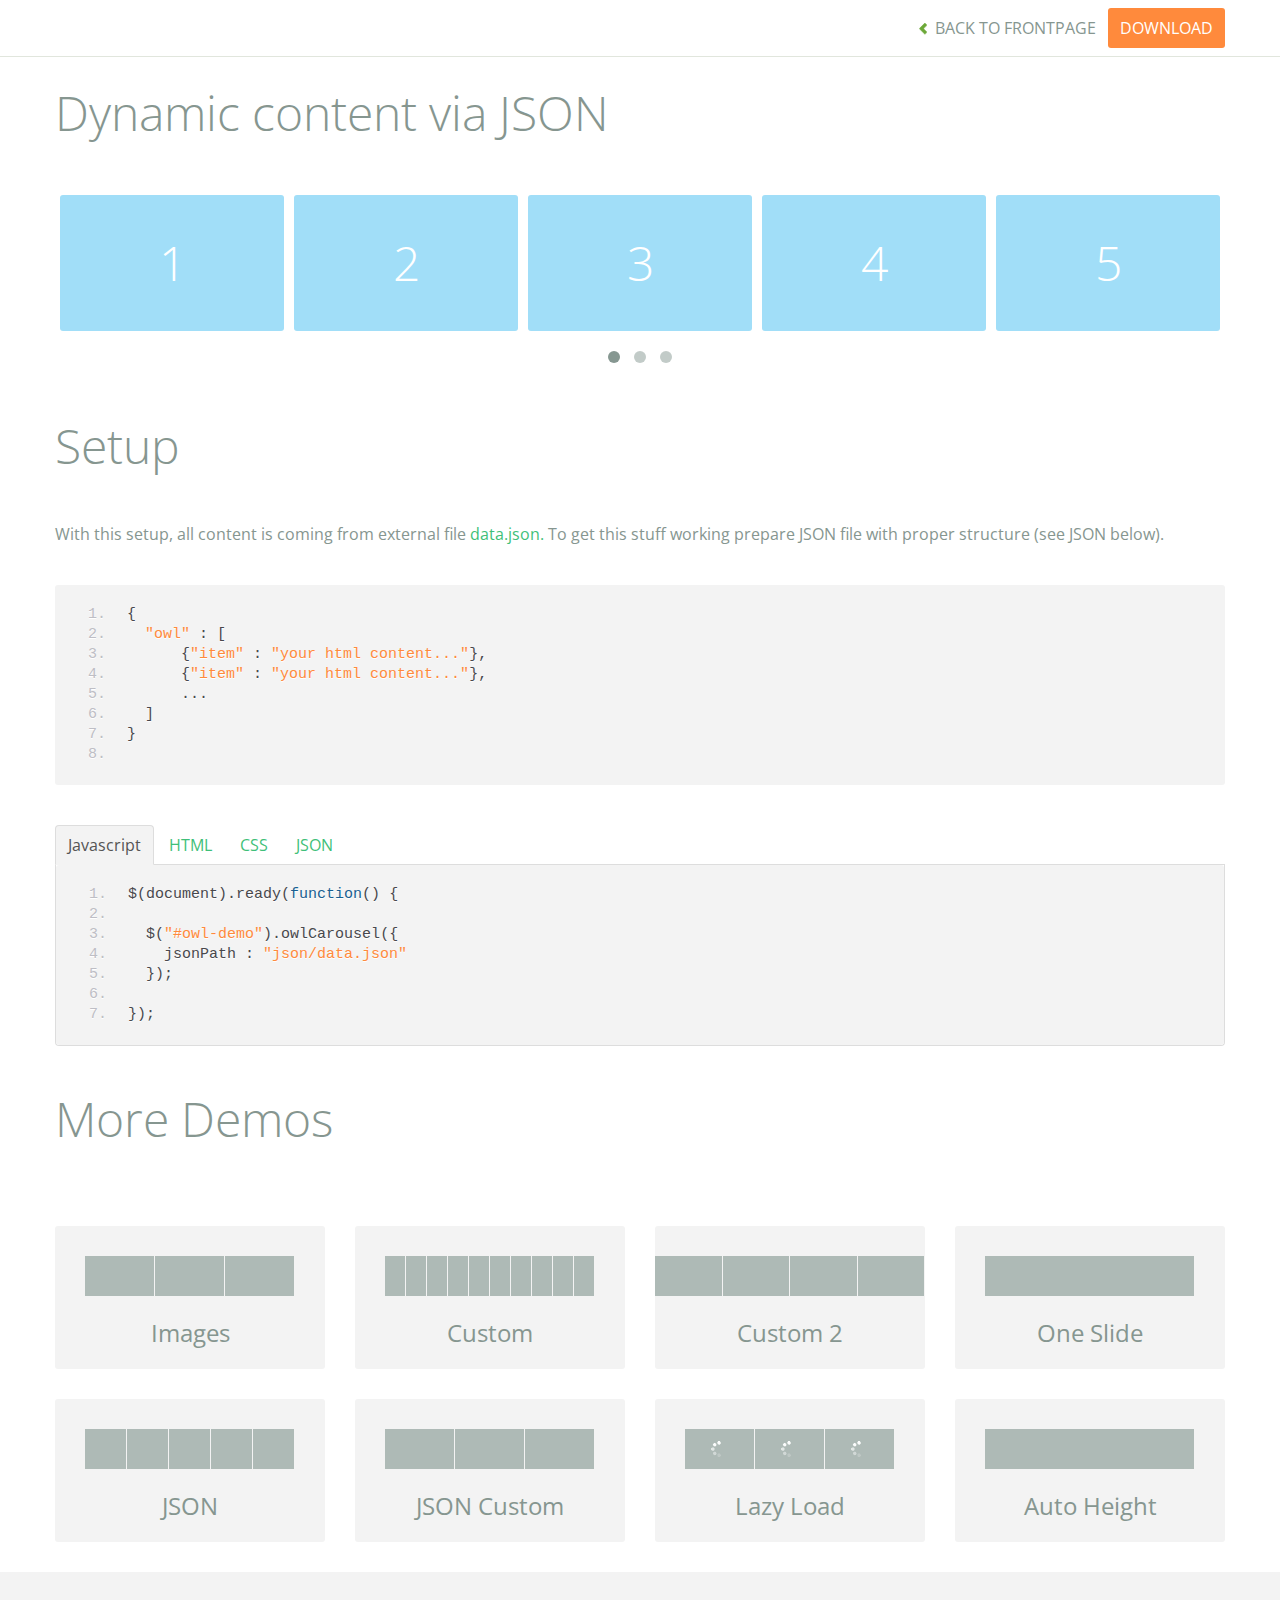
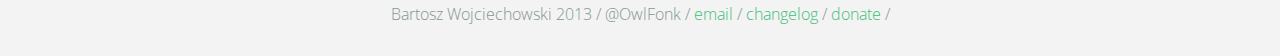
<file: owl/demos/json.html>
<!DOCTYPE html>
<html lang="en">
  <head>
    <meta charset="utf-8">
    <title>Owl Carousel - Dynamic content via JSON</title>
    <meta name="viewport" content="width=device-width, initial-scale=1.0">
    <meta name="description" content="jQuery Responsive Carousel - Owl Carusel">
    <meta name="author" content="Bartosz Wojciechowski">

    <link href='http://fonts.googleapis.com/css?family=Open+Sans:400italic,400,300,600,700' rel='stylesheet' type='text/css'>
    <link href="../assets/css/bootstrapTheme.css" rel="stylesheet">
    <link href="../assets/css/custom.css" rel="stylesheet">

    <!-- Owl Carousel Assets -->
    <link href="../owl-carousel/owl.carousel.css" rel="stylesheet">
    <link href="../owl-carousel/owl.theme.css" rel="stylesheet">

    <link href="../assets/js/google-code-prettify/prettify.css" rel="stylesheet">

    <!-- Le fav and touch icons -->
    <link rel="apple-touch-icon-precomposed" sizes="144x144" href="../assets/ico/apple-touch-icon-144-precomposed.png">
    <link rel="apple-touch-icon-precomposed" sizes="114x114" href="../assets/ico/apple-touch-icon-114-precomposed.png">
      <link rel="apple-touch-icon-precomposed" sizes="72x72" href="../assets/ico/apple-touch-icon-72-precomposed.png">
                    <link rel="apple-touch-icon-precomposed" href="../assets/ico/apple-touch-icon-57-precomposed.png">
                                   <link rel="shortcut icon" href="../assets/ico/favicon.png">
  </head>
  <body>

      <div id="top-nav" class="navbar navbar-fixed-top">
        <div class="navbar-inner">
          <div class="container">
            <button type="button" class="btn btn-navbar" data-toggle="collapse" data-target=".nav-collapse">
            <span class="icon-bar"></span>
            <span class="icon-bar"></span>
            <span class="icon-bar"></span>
          </button>
            <div class="nav-collapse collapse">
            <ul class="nav pull-right">
              <li><a href="../index.html"><i class="icon-chevron-left"></i> Back to Frontpage</a></li>
              <li><a href="../owl.carousel.zip" class="download download-on" data-spy="affix" data-offset-top="450">Download</a></li>
            </ul>
            <ul class="nav pull-left">
              
            </ul>
            </div>
          </div>
        </div>
      </div>
   
    <div id="title">
      <div class="container">
        <div class="row">
          <div class="span12">
            <h1>Dynamic content via JSON</h1>
          </div>
        </div>
      </div>
    </div>

      <div id="demo">
        <div class="container">
          <div class="row">
            <div class="span12">

              <div id="owl-demo" class="owl-carousel">
              </div>
            </div>
          </div>
        </div>

    </div>

    <div id="example-info">
      <div class="container">
        <div class="row">
          <div class="span12">
            <h1>Setup</h1>
            <p>With this setup, all content is coming from external file <a href="json/data.json">data.json.</a> To get this stuff working prepare JSON file with proper structure (see JSON below).</p>
            <pre class="pre-show prettyprint linenums">
{
  "owl" : [
      {"item" : "your html content..."},
      {"item" : "your html content..."},
      ...
  ]
}
            </pre>
            <ul class="nav nav-tabs" id="myTab">
              <li class="active"><a href="#javascript">Javascript</a></li>
              <li><a href="#HTML">HTML</a></li>
              <li><a href="#CSS">CSS</a></li>
              <li><a href="#JSON">JSON</a></li>
            </ul>
             
            <div class="tab-content">

              <div class="tab-pane active" id="javascript">
<pre class="pre-show prettyprint linenums">
$(document).ready(function() {

  $("#owl-demo").owlCarousel({
    jsonPath : "json/data.json" 
  });

});
</pre>  

              </div>

              <div class="tab-pane" id="HTML">
<pre class="pre-show prettyprint linenums">
&lt;div id="owl-demo" class="owl-carousel owl-theme"&gt;
&lt;/div&gt;
</pre>
              </div>

              <div class="tab-pane" id="CSS">
<pre class="pre-show prettyprint linenums">
#owl-demo .item{
  background: #a1def8;
  padding: 30px 0px;
  display: block;
  margin: 5px;
  color: #FFF;
  -webkit-border-radius: 3px;
  -moz-border-radius: 3px;
  border-radius: 3px;
  text-align: center;
}

</pre>
              </div>
              <div class="tab-pane" id="JSON">
<pre class="pre-show prettyprint linenums">
{
  "owl" : [
      {"item" : "&lt;span class='item'&gt;&lt;h1&gt;1&lt;/h1&gt;&lt;/span&gt;"},
      {"item" : "&lt;span class='item'&gt;&lt;h1&gt;2&lt;/h1&gt;&lt;/span&gt;"},
      {"item" : "&lt;span class='item'&gt;&lt;h1&gt;3&lt;/h1&gt;&lt;/span&gt;"},
      {"item" : "&lt;span class='item'&gt;&lt;h1&gt;4&lt;/h1&gt;&lt;/span&gt;"},
      {"item" : "&lt;span class='item'&gt;&lt;h1&gt;5&lt;/h1&gt;&lt;/span&gt;"},
      {"item" : "&lt;span class='item'&gt;&lt;h1&gt;6&lt;/h1&gt;&lt;/span&gt;"},
      {"item" : "&lt;span class='item'&gt;&lt;h1&gt;7&lt;/h1&gt;&lt;/span&gt;"},
      {"item" : "&lt;span class='item'&gt;&lt;h1&gt;8&lt;/h1&gt;&lt;/span&gt;"},
      {"item" : "&lt;span class='item'&gt;&lt;h1&gt;9&lt;/h1&gt;&lt;/span&gt;"},
      {"item" : "&lt;span class='item'&gt;&lt;h1&gt;10&lt;/h1&gt;&lt;/span&gt;"},
      {"item" : "&lt;span class='item'&gt;&lt;h1&gt;11&lt;/h1&gt;&lt;/span&gt;"},
      {"item" : "&lt;span class='item'&gt;&lt;h1&gt;12&lt;/h1&gt;&lt;/span&gt;"},
      {"item" : "&lt;span class='item'&gt;&lt;h1&gt;13&lt;/h1&gt;&lt;/span&gt;"},
      {"item" : "&lt;span class='item'&gt;&lt;h1&gt;14&lt;/h1&gt;&lt;/span&gt;"}
  ]
}
</pre>
</div>
            </div><!--End Tab Content-->

          </div>
        </div>
      </div>
    </div>

    <div id="more">
      <div class="container">

        <div class="row">
          <div class="span12">
            <h1>More Demos</h1>
          </div>
        </div>

        <div class="row demos-row">
          <div class="span3">
            <a href="images.html" class="demo-box">
              <div class="demo-wrapper demo-images clearfix">
                <div class="demo-slide"><div class="bg"></div></div>
                <div class="demo-slide"><div class="bg"></div></div>
                <div class="demo-slide"><div class="bg"></div></div>
              </div>
              <h3>Images</h3>
            </a>
          </div>

          <div class="span3">
            <a href="custom.html" class="demo-box">
              <div class="demo-wrapper demo-custom clearfix">
                <div class="demo-slide"><div class="bg"></div></div>
                <div class="demo-slide"><div class="bg"></div></div>
                <div class="demo-slide"><div class="bg"></div></div>
                <div class="demo-slide"><div class="bg"></div></div>
                <div class="demo-slide"><div class="bg"></div></div>
                <div class="demo-slide"><div class="bg"></div></div>
                <div class="demo-slide"><div class="bg"></div></div>
                <div class="demo-slide"><div class="bg"></div></div>
                <div class="demo-slide"><div class="bg"></div></div>
                <div class="demo-slide"><div class="bg"></div></div>
              </div>
              <h3>Custom</h3>
            </a>
          </div>

          <div class="span3">
            <a href="itemsCustom.html" class="demo-box">
              <div class="demo-wrapper demo-full clearfix">
                <div class="demo-slide"><div class="bg"></div></div>
                <div class="demo-slide"><div class="bg"></div></div>
                <div class="demo-slide"><div class="bg"></div></div>
                <div class="demo-slide"><div class="bg"></div></div>
              </div>
              <h3>Custom 2</h3>
            </a>
          </div>

          <div class="span3">
            <a href="one.html" class="demo-box">
              <div class="demo-wrapper demo-one clearfix">
                <div class="demo-slide"><div class="bg"></div></div>
              </div>
              <h3>One Slide</h3>
            </a>
          </div>

        </div>
        <div class="row demos-row">
          <div class="span3">
            <a href="json.html" class="demo-box">
              <div class="demo-wrapper demo-Json clearfix">
                <div class="demo-slide"><div class="bg"></div></div>
                <div class="demo-slide"><div class="bg"></div></div>
                <div class="demo-slide"><div class="bg"></div></div>
                <div class="demo-slide"><div class="bg"></div></div>
                <div class="demo-slide"><div class="bg"></div></div>
              </div>
              <h3>JSON</h3>
            </a>
          </div>

          <div class="span3">
            <a href="customJson.html" class="demo-box">
              <div class="demo-wrapper demo-Json-custom clearfix">
                <div class="demo-slide"><div class="bg"></div></div>
                <div class="demo-slide"><div class="bg"></div></div>
                <div class="demo-slide"><div class="bg"></div></div>
              </div>
              <h3>JSON Custom</h3>
            </a>
          </div>

          <div class="span3">
            <a href="lazyLoad.html" class="demo-box">
              <div class="demo-wrapper demo-lazy clearfix">
                <div class="demo-slide"><div class="bg"></div></div>
                <div class="demo-slide"><div class="bg"></div></div>
                <div class="demo-slide"><div class="bg"></div></div>
              </div>
              <h3>Lazy Load</h3>
            </a>
          </div>

          <div class="span3">
            <a href="autoHeight.html" class="demo-box">
              <div class="demo-wrapper demo-height clearfix">
                <div class="demo-slide"><div class="bg"></div></div>
              </div>
              <h3>Auto Height</h3>
            </a>
          </div>

        </div>
      </div>
    </div>


 
    <div id="footer">
      <div class="container">
        <div class="row">
          <div class="span12">
            <h5>Bartosz Wojciechowski 2013 / @OwlFonk / 
            <a href="mailto:owl@owlgraphic.com?subject=Hey Owl!">email</a> / 
            <a href="../changelog.html">changelog</a> /
            <a href="https://www.paypal.com/cgi-bin/webscr?cmd=_s-xclick&hosted_button_id=EFSGXZS7V2U9N">donate</a> / 
            <a href="https://twitter.com/share" class="twitter-share-button" data-url="http://owlgraphic.com/owlcarousel/" data-text="Awesome jQuery Owl Carousel Responsive Plugin" data-via="OwlFonk" data-count="none" data-hashtags="owlcarousel"></a>
            <script>
            var owldomain = window.location.hostname.indexOf("owlgraphic");
            if(owldomain !== -1){
              !function(d,s,id){var js,fjs=d.getElementsByTagName(s)[0],p=/^http:/.test(d.location)?'http':'https';if(!d.getElementById(id)){js=d.createElement(s);js.id=id;js.src=p+'://platform.twitter.com/widgets.js';fjs.parentNode.insertBefore(js,fjs);}}(document, 'script', 'twitter-wjs');
            }
            </script>
            </h5>
          </div>
        </div>
      </div>
    </div>


    <script src="../assets/js/jquery-1.9.1.min.js"></script> 
    <script src="../owl-carousel/owl.carousel.js"></script>


    <!-- Demo -->

    <style>
    #owl-demo .item{
        background: #a1def8;
        padding: 30px 0px;
        display: block;
        margin: 5px;
        color: #FFF;
        -webkit-border-radius: 3px;
        -moz-border-radius: 3px;
        border-radius: 3px;
        text-align: center;
    }
    </style>


    <script>
    $(document).ready(function() {

      $("#owl-demo").owlCarousel({
        jsonPath : "json/data.json"
      });

    });
    </script>


    <script src="../assets/js/bootstrap-collapse.js"></script>
    <script src="../assets/js/bootstrap-transition.js"></script>
    <script src="../assets/js/bootstrap-tab.js"></script>

    <script src="../assets/js/google-code-prettify/prettify.js"></script>
	  <script src="../assets/js/application.js"></script>

  </body>
</html>
</file>
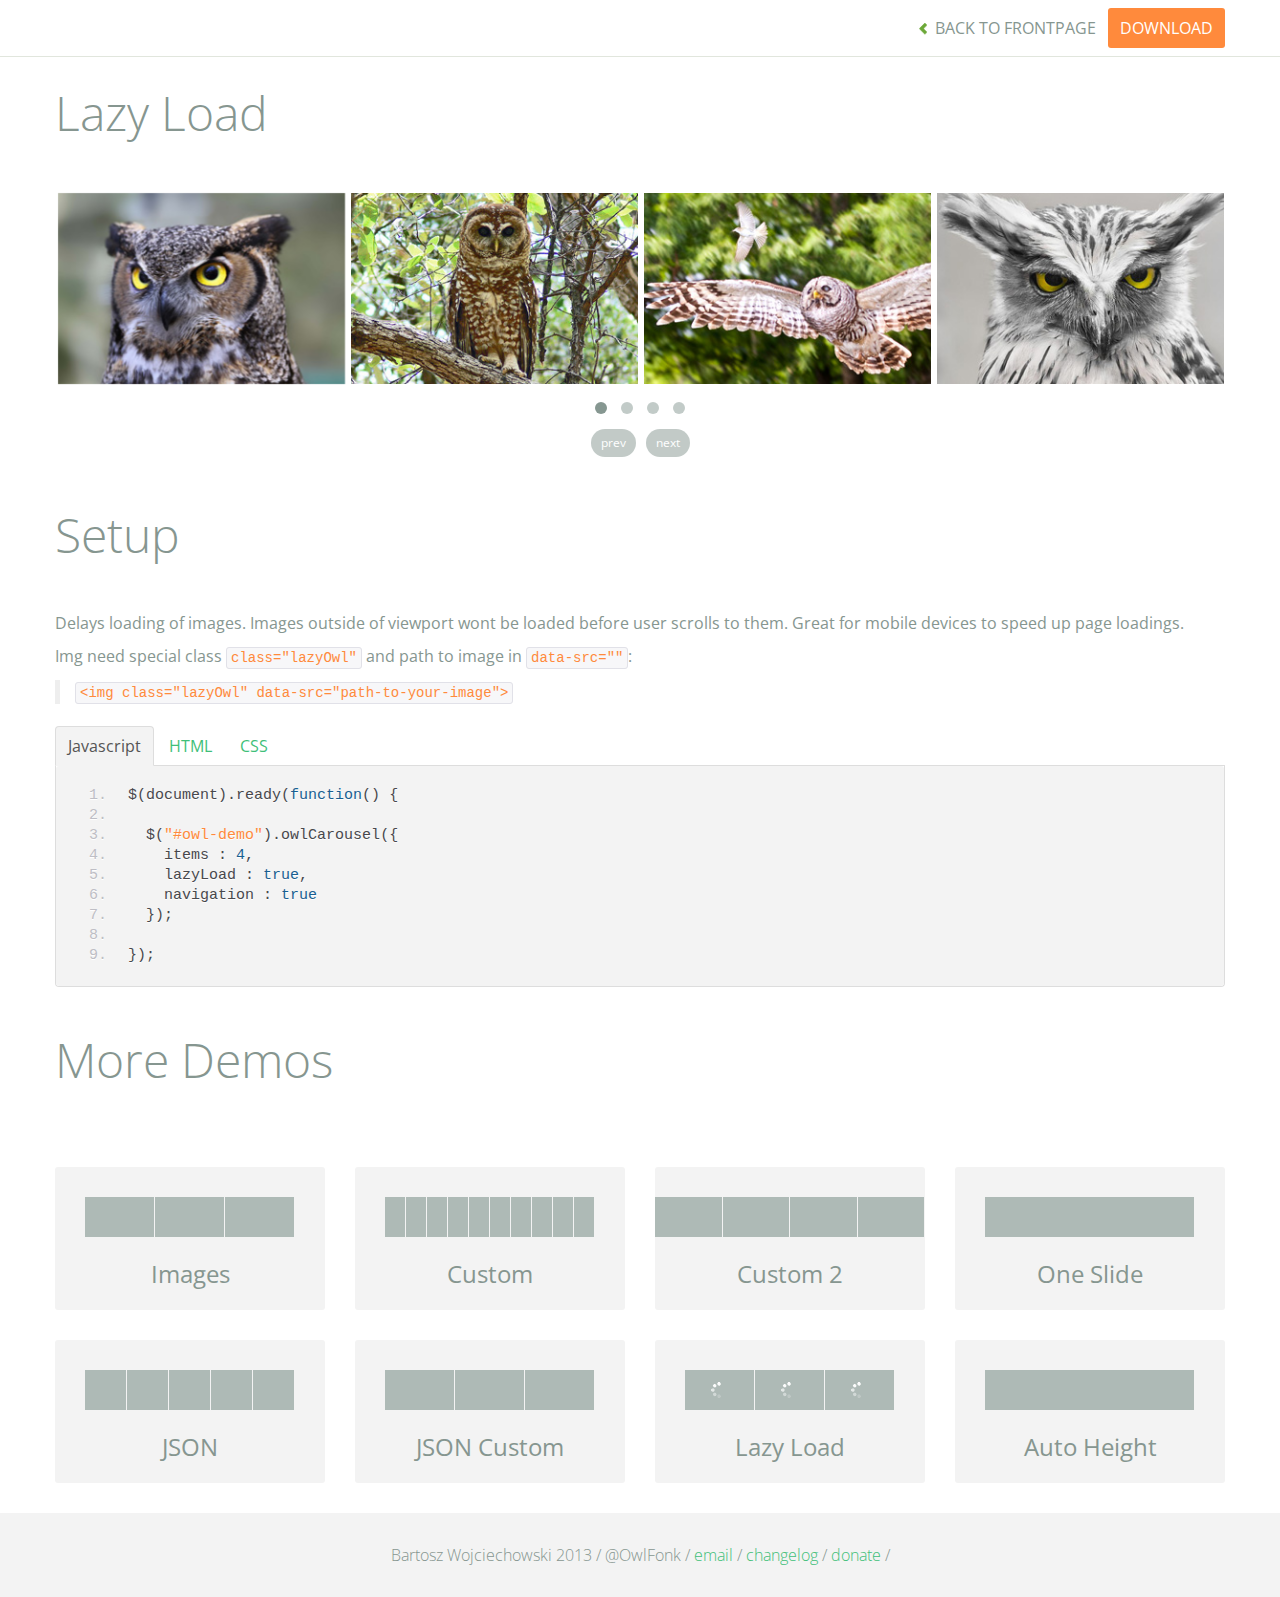
<file: owl/demos/lazyLoad.html>
<!DOCTYPE html>
<html lang="en">
  <head>
    <meta charset="utf-8">
    <title>Owl Carousel - Lazy Load</title>
    <meta name="viewport" content="width=device-width, initial-scale=1.0">
    <meta name="description" content="jQuery Responsive Carousel - Owl Carusel">
    <meta name="author" content="Bartosz Wojciechowski">
    
    <link href='http://fonts.googleapis.com/css?family=Open+Sans:400italic,400,300,600,700' rel='stylesheet' type='text/css'>
    <link href="../assets/css/bootstrapTheme.css" rel="stylesheet">
    <link href="../assets/css/custom.css" rel="stylesheet">

    <!-- Owl Carousel Assets -->
    <link href="../owl-carousel/owl.carousel.css" rel="stylesheet">
    <link href="../owl-carousel/owl.theme.css" rel="stylesheet">

    <!-- Prettify -->
    <link href="../assets/js/google-code-prettify/prettify.css" rel="stylesheet">
    

    <!-- Le fav and touch icons -->
    <link rel="apple-touch-icon-precomposed" sizes="144x144" href="../assets/ico/apple-touch-icon-144-precomposed.png">
    <link rel="apple-touch-icon-precomposed" sizes="114x114" href="../assets/ico/apple-touch-icon-114-precomposed.png">
      <link rel="apple-touch-icon-precomposed" sizes="72x72" href="../assets/ico/apple-touch-icon-72-precomposed.png">
                    <link rel="apple-touch-icon-precomposed" href="../assets/ico/apple-touch-icon-57-precomposed.png">
                                   <link rel="shortcut icon" href="../assets/ico/favicon.png">
  </head>
  <body>

      <div id="top-nav" class="navbar navbar-fixed-top">
        <div class="navbar-inner">
          <div class="container">
            <button type="button" class="btn btn-navbar" data-toggle="collapse" data-target=".nav-collapse">
            <span class="icon-bar"></span>
            <span class="icon-bar"></span>
            <span class="icon-bar"></span>
          </button>
            <div class="nav-collapse collapse">
            <ul class="nav pull-right">
              <li><a href="../index.html"><i class="icon-chevron-left"></i> Back to Frontpage</a></li>
              <li><a href="../owl.carousel.zip" class="download download-on" data-spy="affix" data-offset-top="450">Download</a></li>
            </ul>
            <ul class="nav pull-left">
              
            </ul>
            </div>
          </div>
        </div>
      </div>
   
    <div id="title">
      <div class="container">
        <div class="row">
          <div class="span12">
            <h1>Lazy Load</h1>
          </div>
        </div>
      </div>
    </div>

      <div id="demo">
        <div class="container">
          <div class="row">
            <div class="span12">

              <div id="owl-demo" class="owl-carousel">
                <div class="item"><img class="lazyOwl" data-src="assets/owl1.jpg" alt="Lazy Owl Image"></div>
                <div class="item"><img class="lazyOwl" data-src="assets/owl2.jpg" alt="Lazy Owl Image"></div>
                <div class="item"><img class="lazyOwl" data-src="assets/owl3.jpg" alt="Lazy Owl Image"></div>
                <div class="item"><img class="lazyOwl" data-src="assets/owl4.jpg" alt="Lazy Owl Image"></div>
                <div class="item"><img class="lazyOwl" data-src="assets/owl5.jpg" alt="Lazy Owl Image"></div>
                <div class="item"><img class="lazyOwl" data-src="assets/owl6.jpg" alt="Lazy Owl Image"></div>
                <div class="item"><img class="lazyOwl" data-src="assets/owl7.jpg" alt="Lazy Owl Image"></div>
                <div class="item"><img class="lazyOwl" data-src="assets/owl8.jpg" alt="Lazy Owl Image"></div>
                <div class="item"><img class="lazyOwl" data-src="assets/owl1.jpg" alt="Lazy Owl Image"></div>
                <div class="item"><img class="lazyOwl" data-src="assets/owl2.jpg" alt="Lazy Owl Image"></div>
                <div class="item"><img class="lazyOwl" data-src="assets/owl3.jpg" alt="Lazy Owl Image"></div>
                <div class="item"><img class="lazyOwl" data-src="assets/owl4.jpg" alt="Lazy Owl Image"></div>
                <div class="item"><img class="lazyOwl" data-src="assets/owl5.jpg" alt="Lazy Owl Image"></div>
                <div class="item"><img class="lazyOwl" data-src="assets/owl6.jpg" alt="Lazy Owl Image"></div>
                <div class="item"><img class="lazyOwl" data-src="assets/owl7.jpg" alt="Lazy Owl Image"></div>
                <div class="item"><img class="lazyOwl" data-src="assets/owl8.jpg" alt="Lazy Owl Image"></div>
              </div>

            </div>
          </div>
        </div>

    </div>

    <div id="example-info">
      <div class="container">
        <div class="row">
          <div class="span12">
            <h1>Setup</h1>
            <p>Delays loading of images. Images outside of viewport wont be loaded before user scrolls to them. Great for mobile devices to speed up page loadings.
            </p>
            <p>
              Img need special class <code>class="lazyOwl"</code> and path to image in <code>data-src=""</code>: 
              <blockquote><code>&lt;img class="lazyOwl" data-src="path-to-your-image"&gt;</code></blockquote>
              </p>
            <ul class="nav nav-tabs" id="myTab">
              <li class="active"><a href="#javascript">Javascript</a></li>
              <li><a href="#HTML">HTML</a></li>
              <li><a href="#CSS">CSS</a></li>
            </ul>
             
            <div class="tab-content">

              <div class="tab-pane active" id="javascript">
<pre class="pre-show prettyprint linenums">
$(document).ready(function() {

  $("#owl-demo").owlCarousel({
    items : 4,
    lazyLoad : true,
    navigation : true
  }); 

});
</pre> 
              </div>

              <div class="tab-pane" id="HTML">
<pre class="pre-show prettyprint linenums">
&lt;div id="owl-demo" class="owl-carousel"&gt;
  &lt;div class="item"&gt;&lt;img class="lazyOwl" data-src="assets/owl1.jpg" alt="Lazy Owl Image"&gt;&lt;/div&gt;
  &lt;div class="item"&gt;&lt;img class="lazyOwl" data-src="assets/owl2.jpg" alt="Lazy Owl Image"&gt;&lt;/div&gt;
  &lt;div class="item"&gt;&lt;img class="lazyOwl" data-src="assets/owl3.jpg" alt="Lazy Owl Image"&gt;&lt;/div&gt;
  &lt;div class="item"&gt;&lt;img class="lazyOwl" data-src="assets/owl4.jpg" alt="Lazy Owl Image"&gt;&lt;/div&gt;
  &lt;div class="item"&gt;&lt;img class="lazyOwl" data-src="assets/owl5.jpg" alt="Lazy Owl Image"&gt;&lt;/div&gt;
  &lt;div class="item"&gt;&lt;img class="lazyOwl" data-src="assets/owl6.jpg" alt="Lazy Owl Image"&gt;&lt;/div&gt;
  &lt;div class="item"&gt;&lt;img class="lazyOwl" data-src="assets/owl7.jpg" alt="Lazy Owl Image"&gt;&lt;/div&gt;
  &lt;div class="item"&gt;&lt;img class="lazyOwl" data-src="assets/owl8.jpg" alt="Lazy Owl Image"&gt;&lt;/div&gt;
  &lt;div class="item"&gt;&lt;img class="lazyOwl" data-src="assets/owl1.jpg" alt="Lazy Owl Image"&gt;&lt;/div&gt;
  &lt;div class="item"&gt;&lt;img class="lazyOwl" data-src="assets/owl2.jpg" alt="Lazy Owl Image"&gt;&lt;/div&gt;
  &lt;div class="item"&gt;&lt;img class="lazyOwl" data-src="assets/owl3.jpg" alt="Lazy Owl Image"&gt;&lt;/div&gt;
  &lt;div class="item"&gt;&lt;img class="lazyOwl" data-src="assets/owl4.jpg" alt="Lazy Owl Image"&gt;&lt;/div&gt;
  &lt;div class="item"&gt;&lt;img class="lazyOwl" data-src="assets/owl5.jpg" alt="Lazy Owl Image"&gt;&lt;/div&gt;
  &lt;div class="item"&gt;&lt;img class="lazyOwl" data-src="assets/owl6.jpg" alt="Lazy Owl Image"&gt;&lt;/div&gt;
  &lt;div class="item"&gt;&lt;img class="lazyOwl" data-src="assets/owl7.jpg" alt="Lazy Owl Image"&gt;&lt;/div&gt;
  &lt;div class="item"&gt;&lt;img class="lazyOwl" data-src="assets/owl8.jpg" alt="Lazy Owl Image"&gt;&lt;/div&gt;
&lt;/div&gt;
</pre>
              </div>

              <div class="tab-pane" id="CSS">
<pre class="pre-show prettyprint linenums">
#owl-demo .item{
  margin: 3px;
}
#owl-demo .item img{
  display: block;
  width: 100%;
  height: auto;
}
</pre>
</div>
            </div><!--End Tab Content-->

          </div>
        </div>
      </div>
    </div>

    <div id="more">
      <div class="container">

        <div class="row">
          <div class="span12">
            <h1>More Demos</h1>
          </div>
        </div>

        <div class="row demos-row">
          <div class="span3">
            <a href="images.html" class="demo-box">
              <div class="demo-wrapper demo-images clearfix">
                <div class="demo-slide"><div class="bg"></div></div>
                <div class="demo-slide"><div class="bg"></div></div>
                <div class="demo-slide"><div class="bg"></div></div>
              </div>
              <h3>Images</h3>
            </a>
          </div>

          <div class="span3">
            <a href="custom.html" class="demo-box">
              <div class="demo-wrapper demo-custom clearfix">
                <div class="demo-slide"><div class="bg"></div></div>
                <div class="demo-slide"><div class="bg"></div></div>
                <div class="demo-slide"><div class="bg"></div></div>
                <div class="demo-slide"><div class="bg"></div></div>
                <div class="demo-slide"><div class="bg"></div></div>
                <div class="demo-slide"><div class="bg"></div></div>
                <div class="demo-slide"><div class="bg"></div></div>
                <div class="demo-slide"><div class="bg"></div></div>
                <div class="demo-slide"><div class="bg"></div></div>
                <div class="demo-slide"><div class="bg"></div></div>
              </div>
              <h3>Custom</h3>
            </a>
          </div>

          <div class="span3">
            <a href="itemsCustom.html" class="demo-box">
              <div class="demo-wrapper demo-full clearfix">
                <div class="demo-slide"><div class="bg"></div></div>
                <div class="demo-slide"><div class="bg"></div></div>
                <div class="demo-slide"><div class="bg"></div></div>
                <div class="demo-slide"><div class="bg"></div></div>
              </div>
              <h3>Custom 2</h3>
            </a>
          </div>

          <div class="span3">
            <a href="one.html" class="demo-box">
              <div class="demo-wrapper demo-one clearfix">
                <div class="demo-slide"><div class="bg"></div></div>
              </div>
              <h3>One Slide</h3>
            </a>
          </div>

        </div>
        <div class="row demos-row">
          <div class="span3">
            <a href="json.html" class="demo-box">
              <div class="demo-wrapper demo-Json clearfix">
                <div class="demo-slide"><div class="bg"></div></div>
                <div class="demo-slide"><div class="bg"></div></div>
                <div class="demo-slide"><div class="bg"></div></div>
                <div class="demo-slide"><div class="bg"></div></div>
                <div class="demo-slide"><div class="bg"></div></div>
              </div>
              <h3>JSON</h3>
            </a>
          </div>

          <div class="span3">
            <a href="customJson.html" class="demo-box">
              <div class="demo-wrapper demo-Json-custom clearfix">
                <div class="demo-slide"><div class="bg"></div></div>
                <div class="demo-slide"><div class="bg"></div></div>
                <div class="demo-slide"><div class="bg"></div></div>
              </div>
              <h3>JSON Custom</h3>
            </a>
          </div>

          <div class="span3">
            <a href="lazyLoad.html" class="demo-box">
              <div class="demo-wrapper demo-lazy clearfix">
                <div class="demo-slide"><div class="bg"></div></div>
                <div class="demo-slide"><div class="bg"></div></div>
                <div class="demo-slide"><div class="bg"></div></div>
              </div>
              <h3>Lazy Load</h3>
            </a>
          </div>

          <div class="span3">
            <a href="autoHeight.html" class="demo-box">
              <div class="demo-wrapper demo-height clearfix">
                <div class="demo-slide"><div class="bg"></div></div>
              </div>
              <h3>Auto Height</h3>
            </a>
          </div>

        </div>
      </div>
    </div>    

    <div id="footer">
      <div class="container">
        <div class="row">
          <div class="span12">
            <h5>Bartosz Wojciechowski 2013 / @OwlFonk / 
            <a href="mailto:owl@owlgraphic.com?subject=Hey Owl!">email</a> / 
            <a href="../changelog.html">changelog</a> /
            <a href="https://www.paypal.com/cgi-bin/webscr?cmd=_s-xclick&hosted_button_id=EFSGXZS7V2U9N">donate</a> / 
            <a href="https://twitter.com/share" class="twitter-share-button" data-url="http://owlgraphic.com/owlcarousel/" data-text="Awesome jQuery Owl Carousel Responsive Plugin" data-via="OwlFonk" data-count="none" data-hashtags="owlcarousel"></a>
            <script>
            var owldomain = window.location.hostname.indexOf("owlgraphic");
            if(owldomain !== -1){
              !function(d,s,id){var js,fjs=d.getElementsByTagName(s)[0],p=/^http:/.test(d.location)?'http':'https';if(!d.getElementById(id)){js=d.createElement(s);js.id=id;js.src=p+'://platform.twitter.com/widgets.js';fjs.parentNode.insertBefore(js,fjs);}}(document, 'script', 'twitter-wjs');
            }
            </script>
            </h5>
          </div>
        </div>
      </div>
    </div>


    <script src="../assets/js/jquery-1.9.1.min.js"></script> 
    <script src="../owl-carousel/owl.carousel.js"></script>


    <!-- Demo -->

    <style>
    #owl-demo .item{
        margin: 3px;
    }
    #owl-demo .item img{
        display: block;
        width: 100%;
        height: auto;
    }
    </style>


    <script>
    $(document).ready(function() {

      $("#owl-demo").owlCarousel({
        items : 4,
        lazyLoad : true,
        navigation : true
      });

    });
    </script>


    <script src="../assets/js/bootstrap-collapse.js"></script>
    <script src="../assets/js/bootstrap-transition.js"></script>
    <script src="../assets/js/bootstrap-tab.js"></script>

    <script src="../assets/js/google-code-prettify/prettify.js"></script>
	  <script src="../assets/js/application.js"></script>

  </body>
</html>
</file>
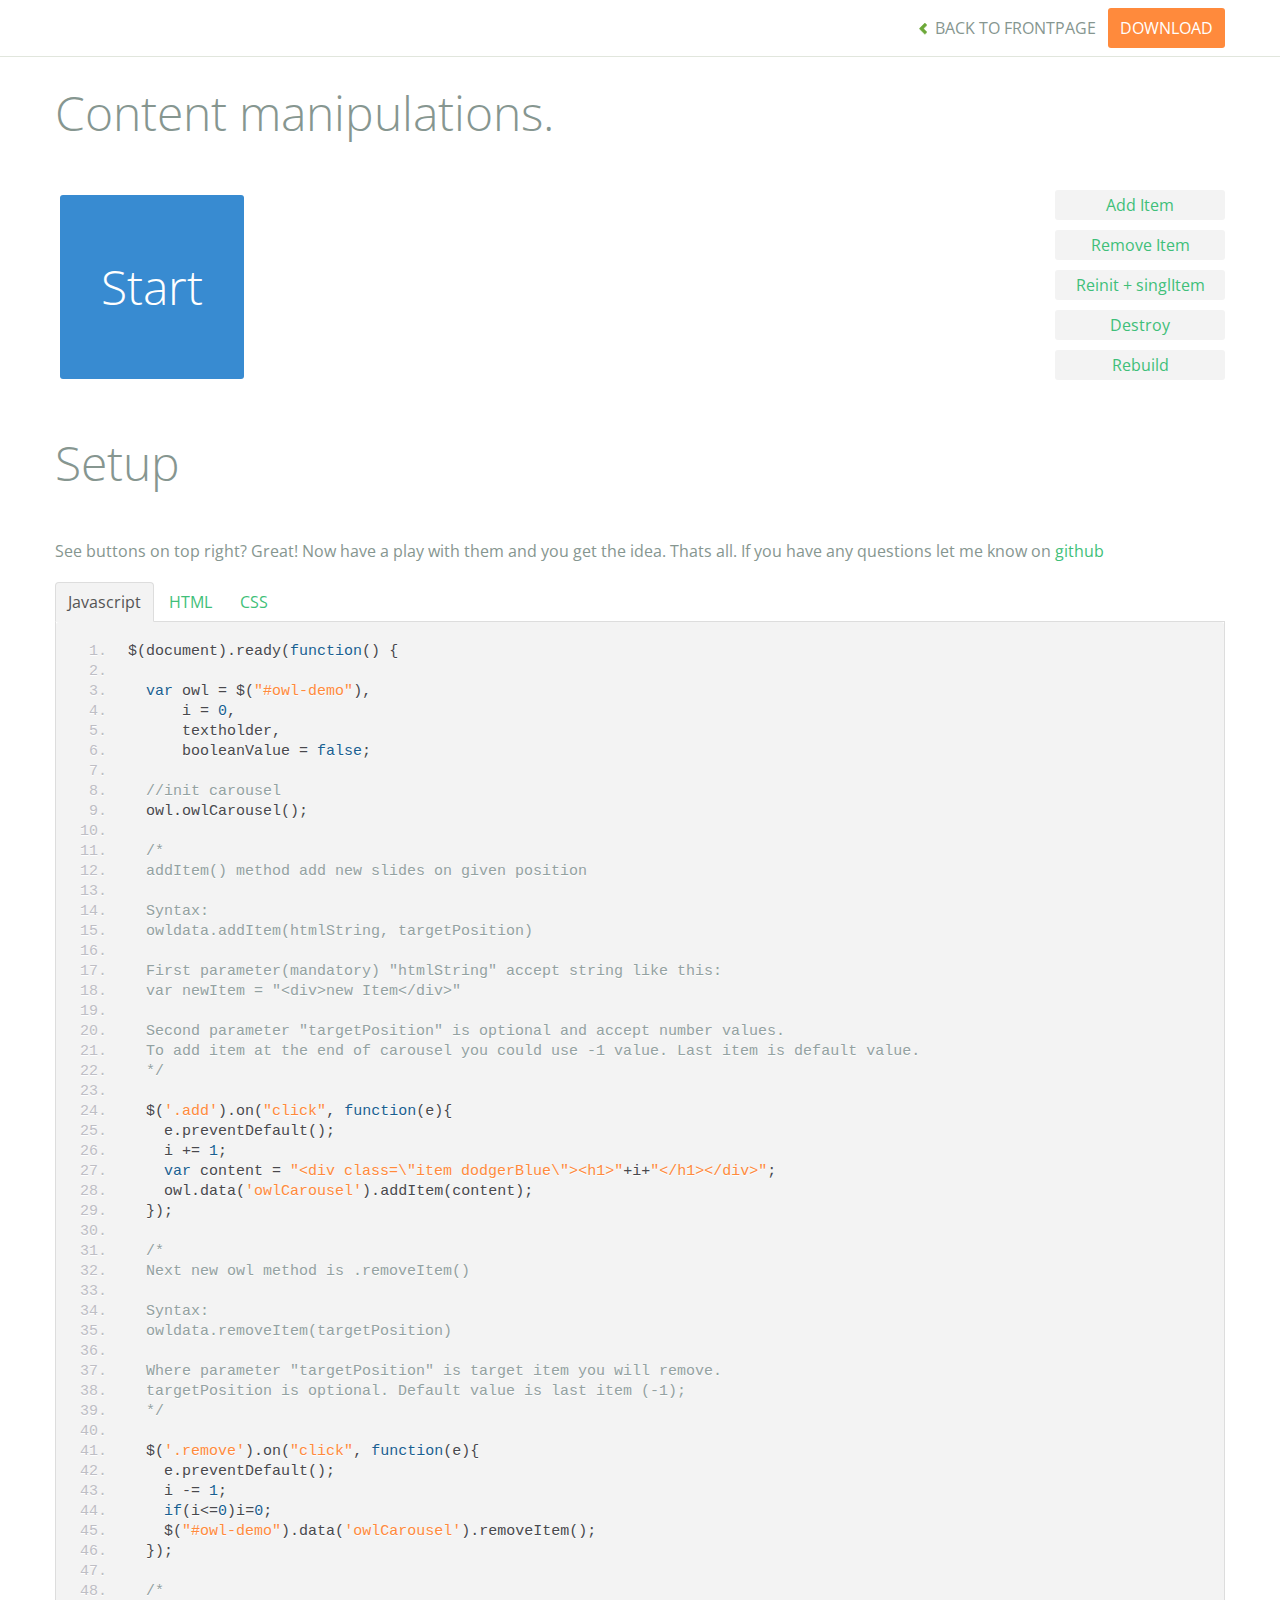
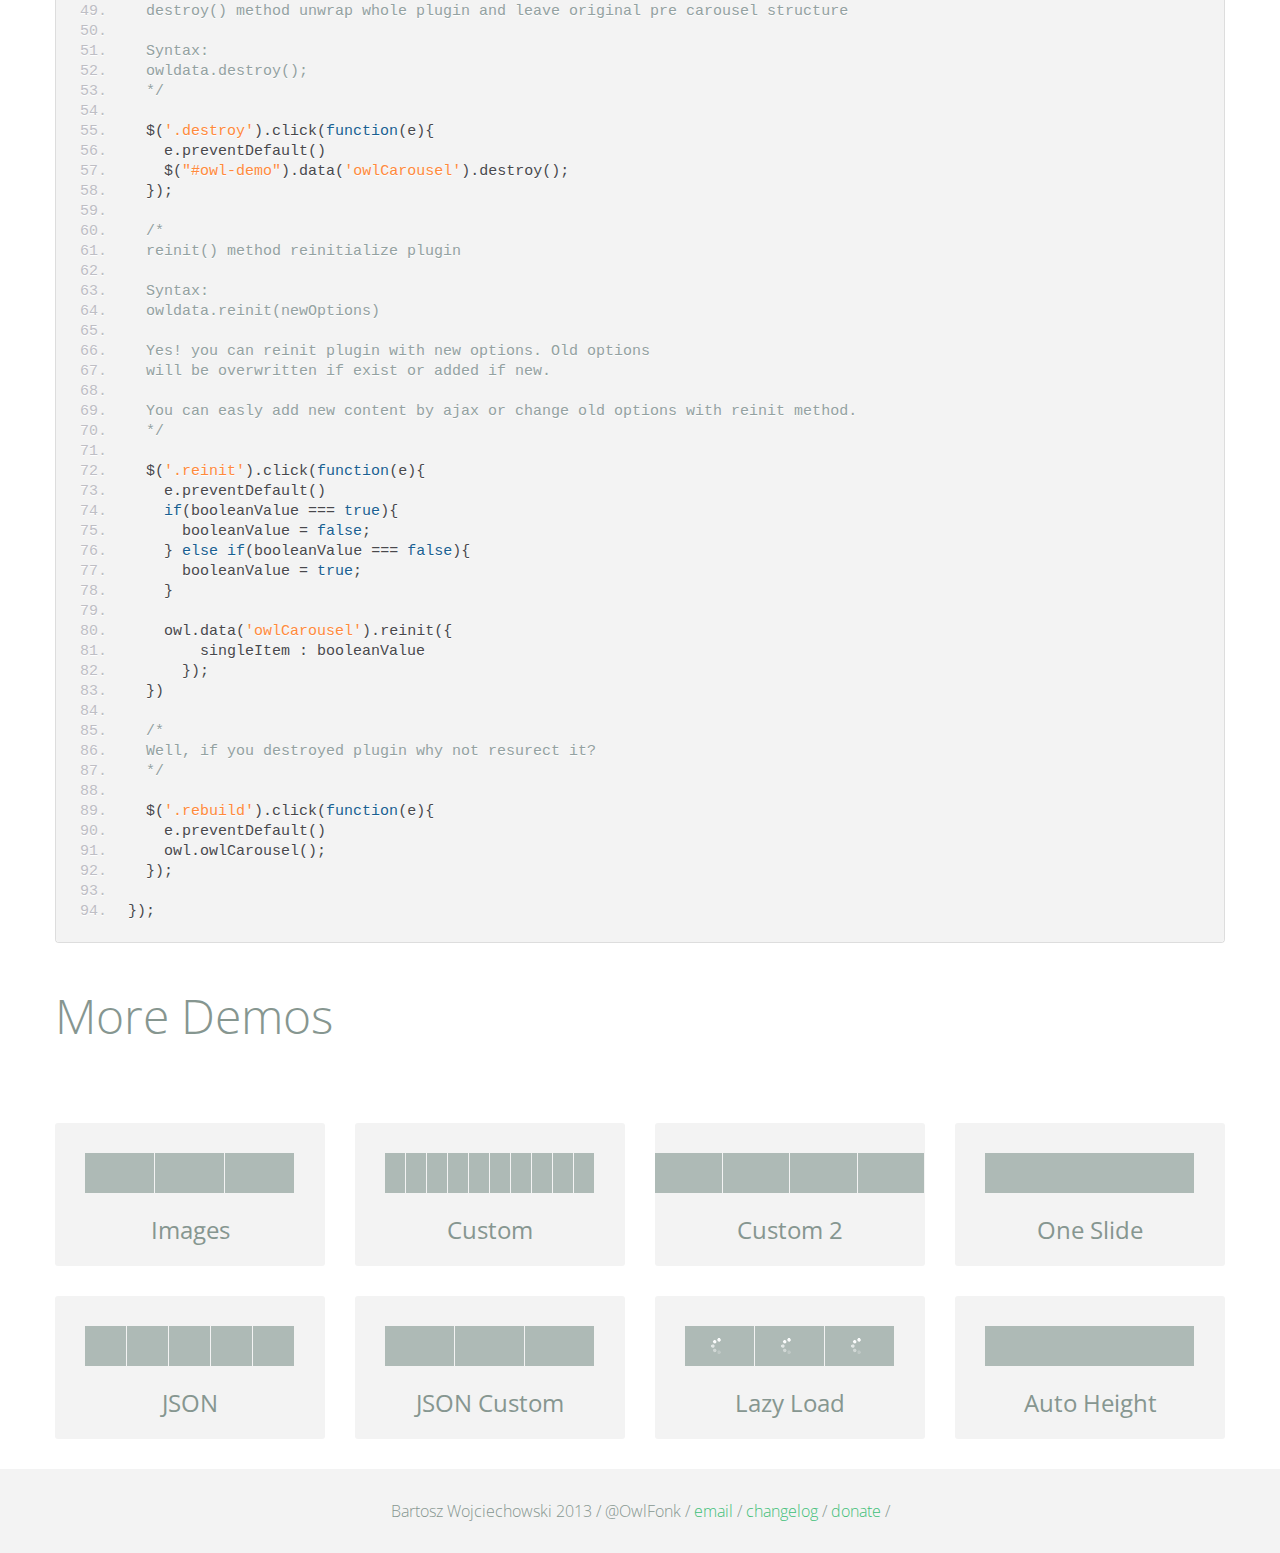
<file: owl/demos/manipulations.html>
<!DOCTYPE html>
<html lang="en">
  <head>
    <meta charset="utf-8">
    <title>Owl Carousel - Content Manipulations</title>
    <meta name="viewport" content="width=device-width, initial-scale=1.0">
    <meta name="description" content="jQuery Responsive Carousel - Owl Carusel">
    <meta name="author" content="Bartosz Wojciechowski">
    
    <link href='http://fonts.googleapis.com/css?family=Open+Sans:400italic,400,300,600,700' rel='stylesheet' type='text/css'>
    <link href="../assets/css/bootstrapTheme.css" rel="stylesheet">
    <link href="../assets/css/custom.css" rel="stylesheet">

    <!-- Owl Carousel Assets -->
    <link href="../owl-carousel/owl.carousel.css" rel="stylesheet">
    <link href="../owl-carousel/owl.theme.css" rel="stylesheet">

    <!-- Prettify -->
    <link href="../assets/js/google-code-prettify/prettify.css" rel="stylesheet">
    

    <!-- Le fav and touch icons -->
    <link rel="apple-touch-icon-precomposed" sizes="144x144" href="../assets/ico/apple-touch-icon-144-precomposed.png">
    <link rel="apple-touch-icon-precomposed" sizes="114x114" href="../assets/ico/apple-touch-icon-114-precomposed.png">
      <link rel="apple-touch-icon-precomposed" sizes="72x72" href="../assets/ico/apple-touch-icon-72-precomposed.png">
                    <link rel="apple-touch-icon-precomposed" href="../assets/ico/apple-touch-icon-57-precomposed.png">
                                   <link rel="shortcut icon" href="../assets/ico/favicon.png">
  </head>
  <body>

      <div id="top-nav" class="navbar navbar-fixed-top">
        <div class="navbar-inner">
          <div class="container">
            <button type="button" class="btn btn-navbar" data-toggle="collapse" data-target=".nav-collapse">
            <span class="icon-bar"></span>
            <span class="icon-bar"></span>
            <span class="icon-bar"></span>
          </button>
            <div class="nav-collapse collapse">
            <ul class="nav pull-right">
              <li><a href="../index.html"><i class="icon-chevron-left"></i> Back to Frontpage</a></li>
              <li><a href="../owl.carousel.zip" class="download download-on" data-spy="affix" data-offset-top="450">Download</a></li>
            </ul>
            <ul class="nav pull-left">
              
            </ul>
            </div>
          </div>
        </div>
      </div>
   
    <div id="title">
      <div class="container">
        <div class="row">
          <div class="span12">
            <h1>Content manipulations.</h1>
          </div>
        </div>
      </div>
    </div>

      <div id="demo">
        <div class="container">
          <div class="row">

            <div class="span10">
              <div id="owl-demo" class="owl-carousel">
                <div class="item dodgerBlue"><h1>Start</h1></div>
              </div>
            </div>

            <div class="span2">
              
              <div class="left">
                <a href="" class="btn add">Add Item</a>
              </div>

              <div class="left">
                <a href="" class="btn remove">Remove Item</a>
              </div>

              <div class="left">
              <a class="btn reinit" href="">Reinit + singlItem</a>
              </div>

              <div class="left">
              <a class="btn destroy" href="">Destroy</a>
              </div>

              <div class="left">
              <a class="btn rebuild" href="">Rebuild</a>              
              </div>

            </div>

          </div>
        </div>

    </div>

    <div id="example-info">
      <div class="container">
        <div class="row">
          <div class="span12">
            <h1>Setup</h1>
            <p>See buttons on top right? Great! Now have a play with them and you get the idea. Thats all. If you have any questions let me know on <a href="https://github.com/OwlFonk/OwlCarousel">github</a> </p>
            <ul class="nav nav-tabs" id="myTab">
              <li class="active"><a href="#javascript">Javascript</a></li>
              <li><a href="#HTML">HTML</a></li>
              <li><a href="#CSS">CSS</a></li>
            </ul>
             
            <div class="tab-content">

              <div class="tab-pane active" id="javascript">
<pre class="pre-show prettyprint linenums">
$(document).ready(function() {

  var owl = $("#owl-demo"),
      i = 0,
      textholder,
      booleanValue = false;

  //init carousel
  owl.owlCarousel();

  /*
  addItem() method add new slides on given position

  Syntax:
  owldata.addItem(htmlString, targetPosition)

  First parameter(mandatory) "htmlString" accept string like this:
  var newItem = "&lt;div&gt;new Item&lt;/div&gt;"
  
  Second parameter "targetPosition" is optional and accept number values. 
  To add item at the end of carousel you could use -1 value. Last item is default value.
  */
  
  $('.add').on("click", function(e){
    e.preventDefault();
    i += 1;
    var content = "&lt;div class=\"item dodgerBlue\"&gt;&lt;h1&gt;"+i+"&lt;/h1&gt;&lt;/div&gt;";
    owl.data('owlCarousel').addItem(content);
  });

  /*
  Next new owl method is .removeItem()

  Syntax:
  owldata.removeItem(targetPosition)

  Where parameter "targetPosition" is target item you will remove. 
  targetPosition is optional. Default value is last item (-1);
  */

  $('.remove').on("click", function(e){
    e.preventDefault();
    i -= 1;
    if(i&lt;=0)i=0;
    $("#owl-demo").data('owlCarousel').removeItem();
  });

  /*
  destroy() method unwrap whole plugin and leave original pre carousel structure
  
  Syntax:
  owldata.destroy();
  */

  $('.destroy').click(function(e){
    e.preventDefault()
    $("#owl-demo").data('owlCarousel').destroy();
  });

  /*
  reinit() method reinitialize plugin 

  Syntax:
  owldata.reinit(newOptions)

  Yes! you can reinit plugin with new options. Old options
  will be overwritten if exist or added if new.

  You can easly add new content by ajax or change old options with reinit method.
  */

  $('.reinit').click(function(e){
    e.preventDefault()
    if(booleanValue === true){
      booleanValue = false;
    } else if(booleanValue === false){
      booleanValue = true;
    }

    owl.data('owlCarousel').reinit({
        singleItem : booleanValue
      });
  })

  /*
  Well, if you destroyed plugin why not resurect it?
  */

  $('.rebuild').click(function(e){
    e.preventDefault()
    owl.owlCarousel();
  });

});
</pre>  

              </div>

              <div class="tab-pane" id="HTML">
<pre class="pre-show prettyprint linenums">
&lt;div id="owl-demo" class="owl-carousel"&gt;
  &lt;div class="item dodgerBlue"&gt;&lt;h1&gt;Start&lt;/h1&gt;&lt;/div&gt;
&lt;/div&gt;
</pre>
              </div>

              <div class="tab-pane" id="CSS">
<pre class="pre-show prettyprint linenums">
#owl-demo .item{
  display: block;
  padding: 54px 0px;
  margin: 5px;
  color: #FFF;
  -webkit-border-radius: 3px;
  -moz-border-radius: 3px;
  border-radius: 3px;
  text-align: center;
}
.left{
  text-align: left;
  margin-bottom: 10px;
}
.left .btn {
  display: block;
}
</pre>
              </div>
            </div><!--End Tab Content-->

          </div>
        </div>
      </div>
    </div>

    <div id="more">
      <div class="container">

        <div class="row">
          <div class="span12">
            <h1>More Demos</h1>
          </div>
        </div>

        <div class="row demos-row">
          <div class="span3">
            <a href="images.html" class="demo-box">
              <div class="demo-wrapper demo-images clearfix">
                <div class="demo-slide"><div class="bg"></div></div>
                <div class="demo-slide"><div class="bg"></div></div>
                <div class="demo-slide"><div class="bg"></div></div>
              </div>
              <h3>Images</h3>
            </a>
          </div>

          <div class="span3">
            <a href="custom.html" class="demo-box">
              <div class="demo-wrapper demo-custom clearfix">
                <div class="demo-slide"><div class="bg"></div></div>
                <div class="demo-slide"><div class="bg"></div></div>
                <div class="demo-slide"><div class="bg"></div></div>
                <div class="demo-slide"><div class="bg"></div></div>
                <div class="demo-slide"><div class="bg"></div></div>
                <div class="demo-slide"><div class="bg"></div></div>
                <div class="demo-slide"><div class="bg"></div></div>
                <div class="demo-slide"><div class="bg"></div></div>
                <div class="demo-slide"><div class="bg"></div></div>
                <div class="demo-slide"><div class="bg"></div></div>
              </div>
              <h3>Custom</h3>
            </a>
          </div>

          <div class="span3">
            <a href="itemsCustom.html" class="demo-box">
              <div class="demo-wrapper demo-full clearfix">
                <div class="demo-slide"><div class="bg"></div></div>
                <div class="demo-slide"><div class="bg"></div></div>
                <div class="demo-slide"><div class="bg"></div></div>
                <div class="demo-slide"><div class="bg"></div></div>
              </div>
              <h3>Custom 2</h3>
            </a>
          </div>

          <div class="span3">
            <a href="one.html" class="demo-box">
              <div class="demo-wrapper demo-one clearfix">
                <div class="demo-slide"><div class="bg"></div></div>
              </div>
              <h3>One Slide</h3>
            </a>
          </div>

        </div>
        <div class="row demos-row">
          <div class="span3">
            <a href="json.html" class="demo-box">
              <div class="demo-wrapper demo-Json clearfix">
                <div class="demo-slide"><div class="bg"></div></div>
                <div class="demo-slide"><div class="bg"></div></div>
                <div class="demo-slide"><div class="bg"></div></div>
                <div class="demo-slide"><div class="bg"></div></div>
                <div class="demo-slide"><div class="bg"></div></div>
              </div>
              <h3>JSON</h3>
            </a>
          </div>

          <div class="span3">
            <a href="customJson.html" class="demo-box">
              <div class="demo-wrapper demo-Json-custom clearfix">
                <div class="demo-slide"><div class="bg"></div></div>
                <div class="demo-slide"><div class="bg"></div></div>
                <div class="demo-slide"><div class="bg"></div></div>
              </div>
              <h3>JSON Custom</h3>
            </a>
          </div>

          <div class="span3">
            <a href="lazyLoad.html" class="demo-box">
              <div class="demo-wrapper demo-lazy clearfix">
                <div class="demo-slide"><div class="bg"></div></div>
                <div class="demo-slide"><div class="bg"></div></div>
                <div class="demo-slide"><div class="bg"></div></div>
              </div>
              <h3>Lazy Load</h3>
            </a>
          </div>

          <div class="span3">
            <a href="autoHeight.html" class="demo-box">
              <div class="demo-wrapper demo-height clearfix">
                <div class="demo-slide"><div class="bg"></div></div>
              </div>
              <h3>Auto Height</h3>
            </a>
          </div>

        </div>
      </div>
    </div>
 
    <div id="footer">
      <div class="container">
        <div class="row">
          <div class="span12">
            <h5>Bartosz Wojciechowski 2013 / @OwlFonk / 
            <a href="mailto:owl@owlgraphic.com?subject=Hey Owl!">email</a> / 
            <a href="../changelog.html">changelog</a> /
            <a href="https://www.paypal.com/cgi-bin/webscr?cmd=_s-xclick&hosted_button_id=EFSGXZS7V2U9N">donate</a> / 
            <a href="https://twitter.com/share" class="twitter-share-button" data-url="http://owlgraphic.com/owlcarousel/" data-text="Awesome jQuery Owl Carousel Responsive Plugin" data-via="OwlFonk" data-count="none" data-hashtags="owlcarousel"></a>
            <script>
            var owldomain = window.location.hostname.indexOf("owlgraphic");
            if(owldomain !== -1){
              !function(d,s,id){var js,fjs=d.getElementsByTagName(s)[0],p=/^http:/.test(d.location)?'http':'https';if(!d.getElementById(id)){js=d.createElement(s);js.id=id;js.src=p+'://platform.twitter.com/widgets.js';fjs.parentNode.insertBefore(js,fjs);}}(document, 'script', 'twitter-wjs');
            }
            </script>
            </h5>
          </div>
        </div>
      </div>
    </div>

    <script src="../assets/js/jquery-1.9.1.min.js"></script> 
    <script src="../owl-carousel/owl.carousel.js"></script>


    <!-- Demo -->

    <style>
      #owl-demo .item{
        display: block;
        padding: 54px 0px;
        margin: 5px;
        color: #FFF;
        -webkit-border-radius: 3px;
        -moz-border-radius: 3px;
        border-radius: 3px;
        text-align: center;
      }
      .left{
        text-align: left;
        margin-bottom: 10px;
      }
      .left .btn {
        display: block;
      }
    </style>


    <script>
    $(document).ready(function() {

      var owl = $("#owl-demo"),
          i = 0,
          textholder,
          booleanValue = false;

      //init carousel
      owl.owlCarousel();

      /*
      addItem() method add new slides on given position

      Syntax:
      owldata.addItem(htmlString, targetPosition)

      First parameter(mandatory) "htmlString" accept string like this:
      var newItem = "<div>new Item</div>"
      
      Second parameter "targetPosition" is optional and accept number values. 
      To add item at the end of carousel you could use -1 value. Last item is default value.
      */
      
      $('.add').on("click", function(e){
        e.preventDefault();
        i += 1;
        var content = "<div class=\"item dodgerBlue\"><h1>"+i+"</h1></div>";
        owl.data('owlCarousel').addItem(content);
      });

      /*
      Next new owl method is .removeItem()

      Syntax:
      owldata.removeItem(targetPosition)

      Where parameter "targetPosition" is target item you will remove. 
      targetPosition is optional. Default value is last item (-1);
      */

      $('.remove').on("click", function(e){
        e.preventDefault();
        i -= 1;
        if(i<=0)i=0;
        $("#owl-demo").data('owlCarousel').removeItem();
      });

      /*
      destroy() method unwrap whole plugin and leave original pre carousel structure
      
      Syntax:
      owldata.destroy();
      */

      $('.destroy').click(function(e){
        e.preventDefault()
        $("#owl-demo").data('owlCarousel').destroy();
      });

      /*
      reinit() method reinitialize plugin 

      Syntax:
      owldata.reinit(newOptions)

      Yes! you can reinit plugin with new options. Old options
      will be overwritten if exist or added if new.

      You can easly add new content by ajax or change old options with reinit method.
      */

      $('.reinit').click(function(e){
        e.preventDefault()
        if(booleanValue === true){
          booleanValue = false;
        } else if(booleanValue === false){
          booleanValue = true;
        }

        owl.data('owlCarousel').reinit({
            singleItem : booleanValue
          });
      })

      /*
      Well, if you destroyed plugin why not resurect it?
      */

      $('.rebuild').click(function(e){
        e.preventDefault()
        owl.owlCarousel();
      });

    });
    </script>


    <script src="../assets/js/bootstrap-collapse.js"></script>
    <script src="../assets/js/bootstrap-transition.js"></script>
    <script src="../assets/js/bootstrap-tab.js"></script>

    <script src="../assets/js/google-code-prettify/prettify.js"></script>
    <script src="../assets/js/application.js"></script>

  </body>
</html>
</file>
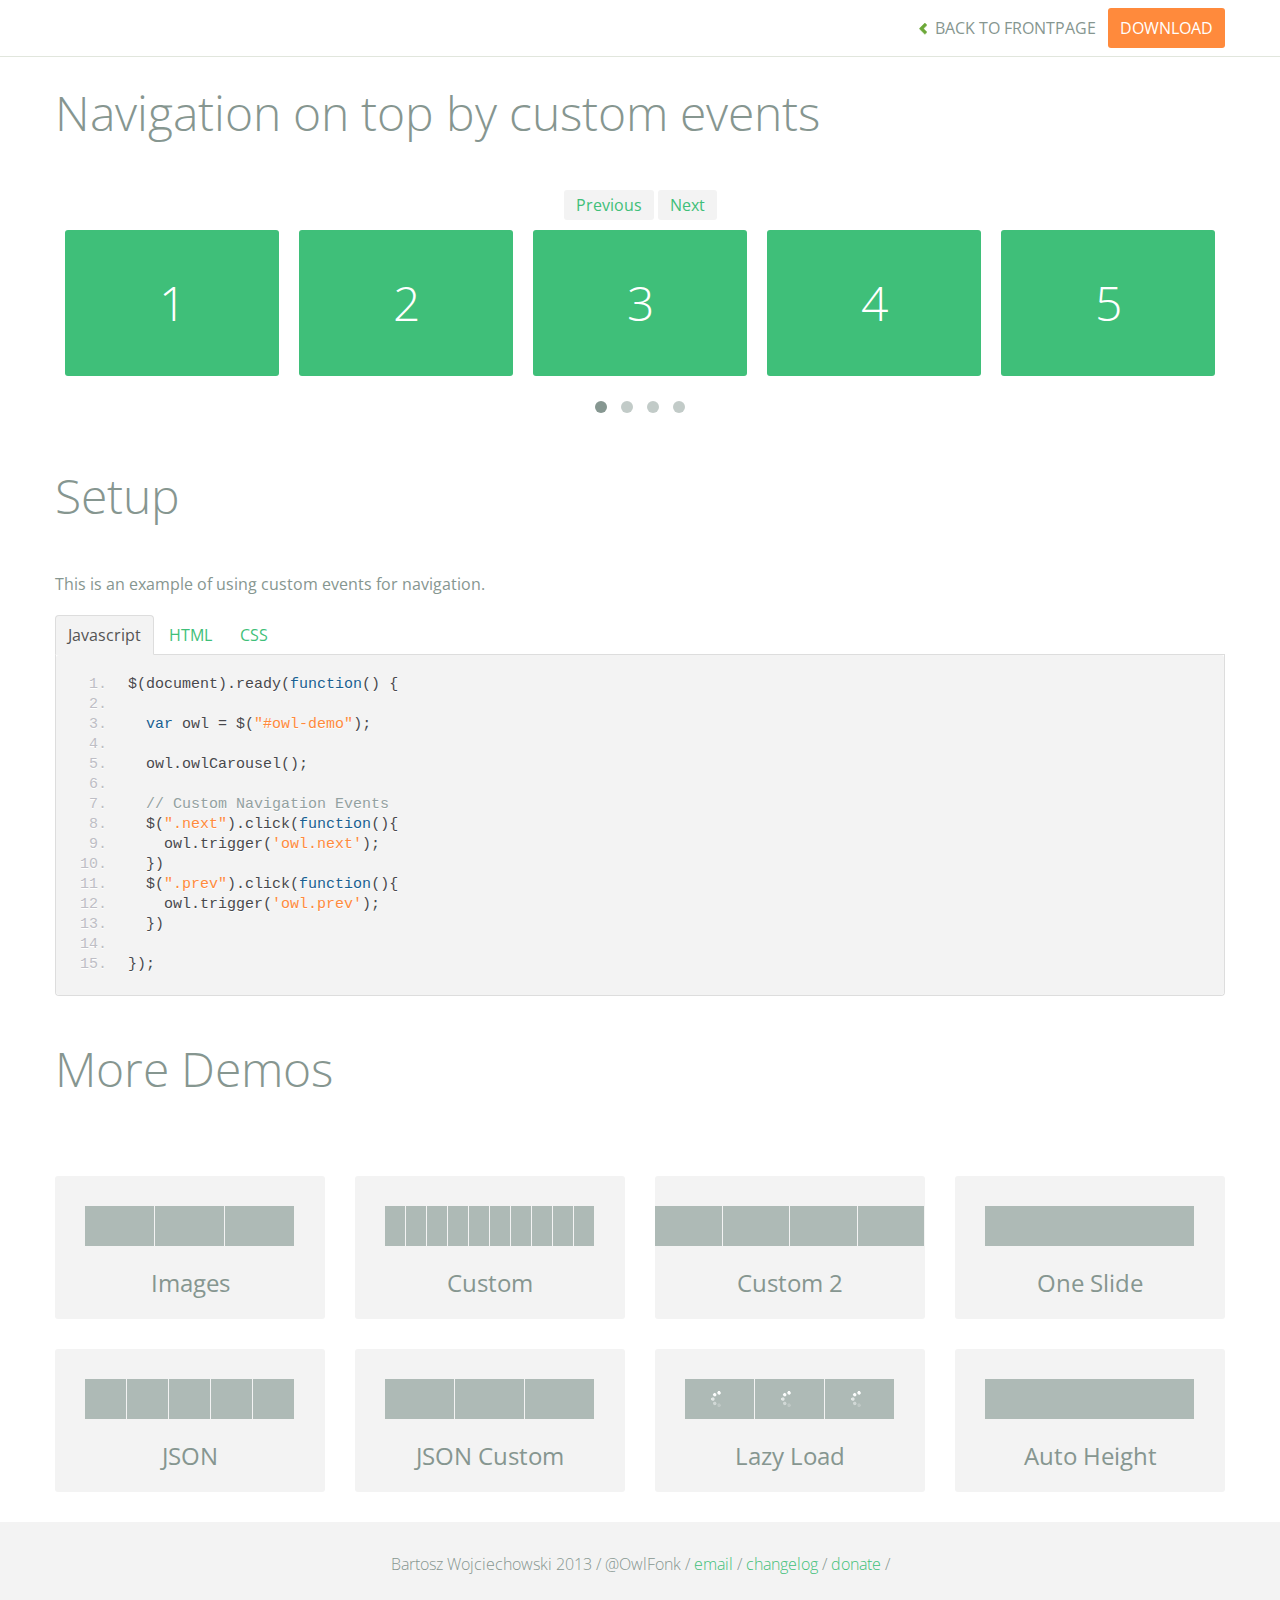
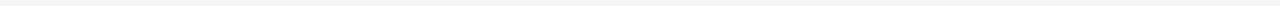
<file: owl/demos/navOnTop.html>
<!DOCTYPE html>
<html lang="en">
  <head>
    <meta charset="utf-8">
    <title>Owl Carousel - Navigation on top</title>
    <meta name="viewport" content="width=device-width, initial-scale=1.0">
    <meta name="description" content="jQuery Responsive Carousel - Owl Carusel">
    <meta name="author" content="Bartosz Wojciechowski">

    <link href='http://fonts.googleapis.com/css?family=Open+Sans:400italic,400,300,600,700' rel='stylesheet' type='text/css'>
    <link href="../assets/css/bootstrapTheme.css" rel="stylesheet">
    <link href="../assets/css/custom.css" rel="stylesheet">

    <!-- Owl Carousel Assets -->
    <link href="../owl-carousel/owl.carousel.css" rel="stylesheet">
    <link href="../owl-carousel/owl.theme.css" rel="stylesheet">

    <link href="../assets/js/google-code-prettify/prettify.css" rel="stylesheet">

    <!-- Le fav and touch icons -->
    <link rel="apple-touch-icon-precomposed" sizes="144x144" href="../assets/ico/apple-touch-icon-144-precomposed.png">
    <link rel="apple-touch-icon-precomposed" sizes="114x114" href="../assets/ico/apple-touch-icon-114-precomposed.png">
      <link rel="apple-touch-icon-precomposed" sizes="72x72" href="../assets/ico/apple-touch-icon-72-precomposed.png">
                    <link rel="apple-touch-icon-precomposed" href="../assets/ico/apple-touch-icon-57-precomposed.png">
                                   <link rel="shortcut icon" href="../assets/ico/favicon.png">
  </head>
  <body>

      <div id="top-nav" class="navbar navbar-fixed-top">
        <div class="navbar-inner">
          <div class="container">
            <button type="button" class="btn btn-navbar" data-toggle="collapse" data-target=".nav-collapse">
            <span class="icon-bar"></span>
            <span class="icon-bar"></span>
            <span class="icon-bar"></span>
          </button>
            <div class="nav-collapse collapse">
            <ul class="nav pull-right">
              <li><a href="../index.html"><i class="icon-chevron-left"></i> Back to Frontpage</a></li>
              <li><a href="../owl.carousel.zip" class="download download-on" data-spy="affix" data-offset-top="450">Download</a></li>
            </ul>
            <ul class="nav pull-left">
              
            </ul>
            </div>
          </div>
        </div>
      </div>
   
    <div id="title">
      <div class="container">
        <div class="row">
          <div class="span12">
            <h1>Navigation on top by custom events</h1>
          </div>
        </div>
      </div>
    </div>

      <div id="demo">
        <div class="container">
          <div class="row">
            <div class="span12">

              <div class="customNavigation">
                <a class="btn prev">Previous</a>
                <a class="btn next">Next</a>
              </div>

              <div id="owl-demo" class="owl-carousel">
                
                <div class="item"><h1>1</h1></div>
                <div class="item"><h1>2</h1></div>
                <div class="item"><h1>3</h1></div>
                <div class="item"><h1>4</h1></div>
                <div class="item"><h1>5</h1></div>
                <div class="item"><h1>6</h1></div>
                <div class="item"><h1>7</h1></div>
                <div class="item"><h1>8</h1></div>
                <div class="item"><h1>9</h1></div>
                <div class="item"><h1>10</h1></div>
                <div class="item"><h1>11</h1></div>
                <div class="item"><h1>12</h1></div>
                <div class="item"><h1>13</h1></div>
                <div class="item"><h1>14</h1></div>
                <div class="item"><h1>15</h1></div>
                <div class="item"><h1>16</h1></div>

              </div>
              

            </div>
          </div>
        </div>

    </div>

    <div id="example-info">
      <div class="container">
        <div class="row">
          <div class="span12">
            <h1>Setup</h1>
            <p>This is an example of using custom events for navigation.
            </p>
            <ul class="nav nav-tabs" id="myTab">
              <li class="active"><a href="#javascript">Javascript</a></li>
              <li><a href="#HTML">HTML</a></li>
              <li><a href="#CSS">CSS</a></li>
            </ul>
             
            <div class="tab-content">

              <div class="tab-pane active" id="javascript">
<pre class="pre-show prettyprint linenums">
$(document).ready(function() {

  var owl = &#36;("#owl-demo")&#59;

  owl.owlCarousel()&#59;

  // Custom Navigation Events
  $(".next").click(function(){
    owl.trigger('owl.next')&#59;
  })
  $(".prev").click(function(){
    owl.trigger('owl.prev')&#59;
  })

})&#59;
</pre>

              </div>

              <div class="tab-pane" id="HTML">
<pre class="pre-show prettyprint linenums">
&lt;div class="customNavigation"&gt;
  &lt;a class="btn prev"&gt;Previous&lt;/a&gt;
  &lt;a class="btn next"&gt;Next&lt;/a&gt;
&lt;/div&gt;

&lt;div id="owl-demo" class="owl-carousel owl-theme"&gt;
  &lt;div class="item"&gt;&lt;h1&gt;1&lt;/h1&gt;&lt;/div&gt;
  &lt;div class="item"&gt;&lt;h1&gt;2&lt;/h1&gt;&lt;/div&gt;
  &lt;div class="item"&gt;&lt;h1&gt;3&lt;/h1&gt;&lt;/div&gt;
  &lt;div class="item"&gt;&lt;h1&gt;4&lt;/h1&gt;&lt;/div&gt;
  &lt;div class="item"&gt;&lt;h1&gt;5&lt;/h1&gt;&lt;/div&gt;
  &lt;div class="item"&gt;&lt;h1&gt;6&lt;/h1&gt;&lt;/div&gt;
  &lt;div class="item"&gt;&lt;h1&gt;7&lt;/h1&gt;&lt;/div&gt;
  &lt;div class="item"&gt;&lt;h1&gt;8&lt;/h1&gt;&lt;/div&gt;
  &lt;div class="item"&gt;&lt;h1&gt;9&lt;/h1&gt;&lt;/div&gt;
  &lt;div class="item"&gt;&lt;h1&gt;10&lt;/h1&gt;&lt;/div&gt;
  &lt;div class="item"&gt;&lt;h1&gt;11&lt;/h1&gt;&lt;/div&gt;
  &lt;div class="item"&gt;&lt;h1&gt;12&lt;/h1&gt;&lt;/div&gt;
  &lt;div class="item"&gt;&lt;h1&gt;13&lt;/h1&gt;&lt;/div&gt;
  &lt;div class="item"&gt;&lt;h1&gt;14&lt;/h1&gt;&lt;/div&gt;
  &lt;div class="item"&gt;&lt;h1&gt;15&lt;/h1&gt;&lt;/div&gt;
  &lt;div class="item"&gt;&lt;h1&gt;16&lt;/h1&gt;&lt;/div&gt;
&lt;/div&gt;
</pre>
              </div>

              <div class="tab-pane" id="CSS">
<pre class="pre-show prettyprint linenums">
#owl-demo .item{
  background: #3fbf79;
  padding: 30px 0px;
  margin: 10px;
  color: #FFF;
  -webkit-border-radius: 3px;
  -moz-border-radius: 3px;
  border-radius: 3px;
  text-align: center;
}
.customNavigation{
  text-align: center;
}
//use styles below to disable ugly selection
.customNavigation a{
  -webkit-user-select: none;
  -khtml-user-select: none;
  -moz-user-select: none;
  -ms-user-select: none;
  user-select: none;
  -webkit-tap-highlight-color: rgba(0, 0, 0, 0);
}

</pre>
              </div>
            </div><!--End Tab Content-->

          </div>
        </div>
      </div>
    </div>

    <div id="more">
      <div class="container">

        <div class="row">
          <div class="span12">
            <h1>More Demos</h1>
          </div>
        </div>

        <div class="row demos-row">
          <div class="span3">
            <a href="images.html" class="demo-box">
              <div class="demo-wrapper demo-images clearfix">
                <div class="demo-slide"><div class="bg"></div></div>
                <div class="demo-slide"><div class="bg"></div></div>
                <div class="demo-slide"><div class="bg"></div></div>
              </div>
              <h3>Images</h3>
            </a>
          </div>

          <div class="span3">
            <a href="custom.html" class="demo-box">
              <div class="demo-wrapper demo-custom clearfix">
                <div class="demo-slide"><div class="bg"></div></div>
                <div class="demo-slide"><div class="bg"></div></div>
                <div class="demo-slide"><div class="bg"></div></div>
                <div class="demo-slide"><div class="bg"></div></div>
                <div class="demo-slide"><div class="bg"></div></div>
                <div class="demo-slide"><div class="bg"></div></div>
                <div class="demo-slide"><div class="bg"></div></div>
                <div class="demo-slide"><div class="bg"></div></div>
                <div class="demo-slide"><div class="bg"></div></div>
                <div class="demo-slide"><div class="bg"></div></div>
              </div>
              <h3>Custom</h3>
            </a>
          </div>

          <div class="span3">
            <a href="itemsCustom.html" class="demo-box">
              <div class="demo-wrapper demo-full clearfix">
                <div class="demo-slide"><div class="bg"></div></div>
                <div class="demo-slide"><div class="bg"></div></div>
                <div class="demo-slide"><div class="bg"></div></div>
                <div class="demo-slide"><div class="bg"></div></div>
              </div>
              <h3>Custom 2</h3>
            </a>
          </div>

          <div class="span3">
            <a href="one.html" class="demo-box">
              <div class="demo-wrapper demo-one clearfix">
                <div class="demo-slide"><div class="bg"></div></div>
              </div>
              <h3>One Slide</h3>
            </a>
          </div>

        </div>
        <div class="row demos-row">
          <div class="span3">
            <a href="json.html" class="demo-box">
              <div class="demo-wrapper demo-Json clearfix">
                <div class="demo-slide"><div class="bg"></div></div>
                <div class="demo-slide"><div class="bg"></div></div>
                <div class="demo-slide"><div class="bg"></div></div>
                <div class="demo-slide"><div class="bg"></div></div>
                <div class="demo-slide"><div class="bg"></div></div>
              </div>
              <h3>JSON</h3>
            </a>
          </div>

          <div class="span3">
            <a href="customJson.html" class="demo-box">
              <div class="demo-wrapper demo-Json-custom clearfix">
                <div class="demo-slide"><div class="bg"></div></div>
                <div class="demo-slide"><div class="bg"></div></div>
                <div class="demo-slide"><div class="bg"></div></div>
              </div>
              <h3>JSON Custom</h3>
            </a>
          </div>

          <div class="span3">
            <a href="lazyLoad.html" class="demo-box">
              <div class="demo-wrapper demo-lazy clearfix">
                <div class="demo-slide"><div class="bg"></div></div>
                <div class="demo-slide"><div class="bg"></div></div>
                <div class="demo-slide"><div class="bg"></div></div>
              </div>
              <h3>Lazy Load</h3>
            </a>
          </div>

          <div class="span3">
            <a href="autoHeight.html" class="demo-box">
              <div class="demo-wrapper demo-height clearfix">
                <div class="demo-slide"><div class="bg"></div></div>
              </div>
              <h3>Auto Height</h3>
            </a>
          </div>

        </div>
      </div>
    </div>


 
    <div id="footer">
      <div class="container">
        <div class="row">
          <div class="span12">
            <h5>Bartosz Wojciechowski 2013 / @OwlFonk / 
            <a href="mailto:owl@owlgraphic.com?subject=Hey Owl!">email</a> / 
            <a href="../changelog.html">changelog</a> /
            <a href="https://www.paypal.com/cgi-bin/webscr?cmd=_s-xclick&hosted_button_id=EFSGXZS7V2U9N">donate</a> / 
            <a href="https://twitter.com/share" class="twitter-share-button" data-url="http://owlgraphic.com/owlcarousel/" data-text="Awesome jQuery Owl Carousel Responsive Plugin" data-via="OwlFonk" data-count="none" data-hashtags="owlcarousel"></a>
            <script>
            var owldomain = window.location.hostname.indexOf("owlgraphic");
            if(owldomain !== -1){
              !function(d,s,id){var js,fjs=d.getElementsByTagName(s)[0],p=/^http:/.test(d.location)?'http':'https';if(!d.getElementById(id)){js=d.createElement(s);js.id=id;js.src=p+'://platform.twitter.com/widgets.js';fjs.parentNode.insertBefore(js,fjs);}}(document, 'script', 'twitter-wjs');
            }
            </script>
            </h5>
          </div>
        </div>
      </div>
    </div>


    <script src="../assets/js/jquery-1.9.1.min.js"></script> 
    <script src="../owl-carousel/owl.carousel.js"></script>


    <!-- Demo -->

    <style>
    #owl-demo .item{
        background: #3fbf79;
        padding: 30px 0px;
        margin: 10px;
        color: #FFF;
        -webkit-border-radius: 3px;
        -moz-border-radius: 3px;
        border-radius: 3px;
        text-align: center;
    }
    .customNavigation{
      text-align: center;
    }
    .customNavigation a{
      -webkit-user-select: none;
      -khtml-user-select: none;
      -moz-user-select: none;
      -ms-user-select: none;
      user-select: none;
      -webkit-tap-highlight-color: rgba(0, 0, 0, 0);
    }
    </style>


    <script>
    $(document).ready(function() {

      var owl = $("#owl-demo");

      owl.owlCarousel();

      // Custom Navigation Events
      $(".next").click(function(){
        owl.trigger('owl.next');
      })
      $(".prev").click(function(){
        owl.trigger('owl.prev');
      })
      $(".play").click(function(){
        owl.trigger('owl.play',1000);
      })
      $(".stop").click(function(){
        owl.trigger('owl.stop');
      })


    });
    </script>


    <script src="../assets/js/bootstrap-collapse.js"></script>
    <script src="../assets/js/bootstrap-transition.js"></script>
    <script src="../assets/js/bootstrap-tab.js"></script>

    <script src="../assets/js/google-code-prettify/prettify.js"></script>
	  <script src="../assets/js/application.js"></script>

  </body>
</html>
</file>
<file: style.css>
html {
	background-color: #ffffff;
	text-align: center;
}
* {
	margin: 0px;
	padding: 0px;
}

.degrees:after {
	content: "\00b0";
}

#loader{
	width: 50%;
	height: auto;
	position: relative;
	top: 200px;
}

.wrapper {
	display:none;
}

.hidden {
	display:none;
}

#hourly h1{
	font-family: "helvetica neue", sans serif;
}

#hourly{
	overflow: scroll;
	width: 200px;
	height: 400px;
	color: #ffffff;
	padding:auto;
	margin:auto;
	position: absolute;
	bottom: 60%;
	right: 700px;
}

.hours{
	font-family: "helvetica neue", sans serif;
	font-weight: 400;
	font-size: 35px;
	color: #ff7406;
	background-color: #ffffff;
	-webkit-border-radius: 1000px;
	border-radius: 1000px;
	width:66px;
	margin: auto;
	padding: auto;
	
}

.t {
	font-family: "helvetica neue", sans serif;
	font-weight: 400;
	font-size: 38px;
}

#today{
	width:100%;
	height: 900px;
	background-color: #ff7406;
	/*-webkit-border-radius: 1000px;
	border-radius: 1000px;*/
}

#icon{
	position: relative;
	top: 110px;
	
	}

#icon img{
	width: 50%;
	height: auto;
	position: relative;
	
	margin: auto;
	padding: auto;
}

img{
	width: 80%;
	height: auto;
	margin: auto;
	padding: auto;
}

#tomorrow{
	margin-top: 0px;
	padding-top; 0px;
	background-color:#cbe007;
	width:100%
	text-align:left;
	height: 400px;
	
}

#dayAfter{
	background-color: #2da0c9;
	height: 400px;
}

p {
	font-family: "helvetica neue", sans serif;
	font-weight: 400;
	font-size: 48px;
}

#day{
	font-family: "helvetica neue", sans serif;
	font-weight: 400;
	font-size: 28px;
	color: #ffffff;
	position: relative;
	top: 30px;
}

#temp1 {
	width: 100px;
	-webkit-border-radius: 1000px;
	border-radius: 1000px;
	background-color: #ffffff;
	color: #f26d00;
	font-size: 48px;
	text-align: center;
	position: relative;
	top: 190px;
	left: 620px;
}

#sum{
	color: #ffffff;
	font-size: 48px;
	text-align: center;
	position: relative;
	top: 60px;
}

#temp2{
	width: 100px;
	-webkit-border-radius: 1000px;
	border-radius: 1000px;
	background-color: #ffffff;
	color:#cbe007;
	position:relative;
	top:80px;
	margin: auto;
	padding: auto;
}

#sum2{
	color:#ffffff;
	position:relative;
	top:110px;
}

#temp3{
	width: 100px;
	-webkit-border-radius: 1000px;
	border-radius: 1000px;
	background-color: #ffffff;
	color:#2da0c9;
	position:relative;
	top:80px;
	margin: auto;
	padding: auto;
}

#sum3{
	color:#ffffff;
	position:relative;
	top:110px;
}




#day1, #day3, #day5, #day7 {
	background-color: #2da0c9;
}

#day2, #day4, #day6, #day8 {
	background-color: #ff7406;
}

#d1, #d2, #d3, #d4,
#d5, #d6, #d7, #d8 {
	font-size: 24px;
	width: 50px;
	-webkit-border-radius: 1000px;
	border-radius: 1000px;
	background-color: #ffffff;
	color:#2da0c9;
	position:relative;
	margin: auto;
	padding: auto;
	top: 15px;
}

#icon1, #icon2, #icon3, #icon4,
#icon5, #icon6, #icon7, #icon8 {
	position: relative;
	top: 20px;
}

#s1, #s2, #s3, #s4,
#s5, #s6, #s7, #s8 {
	font-size: 16px;
	height: 100px;
	color: #FFFFFF;
	position: relative;
	top: 20px;
	overflow: scroll;
}

#appTitle{
	padding:20px;
}

#appTitle h1{
	margin-bottom: 10px;
	margin-top: 10px;
	text-align: center;
	margin: auto;
	padding: auto;
	width: 400px;
	color: #cbe007;
	font-family: "helvetica neue", sans serif;
	font-weight: 400;
	font-size: 54px;
	background-color: #ffffff;
	-webkit-border-radius: 1000px;
	border-radius: 1000px;
}

#landscape {
	height: 100vh;
	margin: 0px;
	padding: 0px;
	background-color: #cbe007;
	Position: relative;
	/*top: 150px;*/
}

.title {
	font-size: 14px;
	color: #ffffff;
}

.owl-pagination{
	display: none;
}
</file>
<file: owl/assets/js/google-code-prettify/prettify.css>
.com { color: #93a1a1; }
.lit { color: #195f91; }
.pun, .opn, .clo { color: #93a1a1; }
.fun { color: #dc322f; }
.str, .atv { color: #ff8a3c; }
.kwd, .prettyprint .tag { color: #195f91; }
.typ, .atn, .dec, .var { color: #3fbf79; }
.pln { color: #48484c; }
.pun{ color:#48484c; }
pre.prettyprint {
  padding: 20px;
  background-color: #f3f3f3;
  border: 0px solid #e1e1e8;
}


/* Specify class=linenums on a pre to get line numbering */
ol.linenums {
  margin: 0 0 0 40px; /* IE indents via margin-left */
}
ol.linenums li {
  padding-left: 12px;
  color: #bebec5;
  line-height: 20px;
  text-shadow: 0 1px 0 #fff;
}
</file>
<file: owl/assets/css/custom.css>
/* Owl Carousel Bootstrap Custom CSS */

/* Header Navigation */
#top-nav{
	border-bottom: 1px solid #e1e6dd;
	background: #FFF;
	-webkit-transform: translateZ(0)

}
#top-nav.navbar{
	margin-bottom: 0px;

}
#top-nav.navbar .nav{
	margin: 8px 0px;
}
	
#top-nav.navbar .nav > li > a {
	padding: 6px 12px;
	margin: 0px;
	text-transform: uppercase;
	font-weight: 400;

	-webkit-transition: background-color 200ms ease;
	-moz-transition: background-color 200ms ease;
	-o-transition: background-color 200ms ease;
	transition: background-color 200ms ease;
}
#top-nav.navbar .nav > li > a.download{
	-webkit-border-radius: 3px;
	-moz-border-radius: 3px;
	border-radius: 3px;
}

#top-nav.navbar .nav > li > a.download-on{
	background-color: #ff8a3c;
	color: #ffffff;
}
#top-nav.navbar .nav > li > a.download-on:hover{
	color: #ffffff;
	background-color: #ff7920;
}
.btn-navbar span.icon-bar{
	margin-top: 0px;
}

/* Header  */

#header{
	background: #f1f1f1;
	padding: 100px 0 100px;
}
#header h1{
	color: #7fc242;
	margin-bottom: 10px;
	margin-top: 40px;
}
#header h3{
	margin-bottom: 30px;
	width: 400px;
}
#header .btn-success {
	padding: 15px 30px;
	margin-bottom: 5px;
}
#header .logo{
	display: block;
	margin-top:60px;
	float: right
}
img.arrow-down{
	margin: 0 auto;
	display: block;
}
h1{
	margin-top: 80px;
}

pre.pre-show{
	margin: 40px 0px;

}
.tab-content pre.pre-show{
	margin: 0px 0px 0px 0px;
}
.nav-tabs{
	margin-top: 20px;
	margin-bottom: 0px;
	
}
.tab-content{
	border-left: 1px solid #ddd;
	border-right: 1px solid #ddd;
	border-bottom: 1px solid #ddd;
	-webkit-border-radius: 0px 0px 4px 4px;
	-moz-border-radius: 0px 0px 4px 4px;
	border-radius: 0px 0px 4px 4px;
	
}
/* Content */
.table th, .table td {
padding: 8px 12px;
}

/* Footer */

#footer{
	padding: 20px 0px;
	background: #f3f3f3;
	text-align: center
}
.twitter-share-button{
	top: 4px;
	position: relative;
}

/* Demo Slides */

#owl-example .item{
	padding: 30px 0px;
	margin: 10px;
	color: #FFF;
	-webkit-border-radius: 3px;
	-moz-border-radius: 3px;
	border-radius: 3px;
	text-align: center;
}
#owl-example .item img{
	width: auto;
	margin: 0 auto;
	display: block;
}
#owl-example .item h3{
	font-size: 28px;
	font-weight: 300;
	margin: 25px 0 0;
}
#owl-example .item h4{
	margin: 5px 0 0;
	font-size: 18px;
}
.item h1{
	margin: inherit;
}

.orange{
	background: #ff8a3c;
}
.darkCyan{
	background: #42bdc2;
}
.forestGreen{
	background: #7fc242;
}
.yellow {
	background: #ffd800;
}
.dodgerBlue {
	background: #388bd1;
}
.skyBlue {
	background: #a1def8;
}
.zombieGreen {
	background: #3fbf79;
}
.violet {
	background: #db6ac5;
}
.yellowLight {
	background: #fee664;
}
.steelGray {
	background: #cad3d0;
}

/* More Demo Box */

#example-info h1,
#more h1{
	margin-top: 40px;
}
.demos-row{
	margin-top: 30px;
	margin-bottom: 30px;
}
.demo-page{
	margin-top: 0px;
	margin-bottom: 100px;
}
.demo-box{
	display: block;
	background: #f3f3f3;
	text-align: center;
	font-size: 18px;
	-webkit-border-radius: 3px;
	-moz-border-radius: 3px;
	border-radius: 3px;
}
.demo-box h3{
	padding-bottom:20px;
	margin: 0px;
	color: #869690;
}
.demo-box:hover{
	text-decoration: none;
}
.demo-wrapper{
	padding: 30px 0px 20px 0px;
	padding-left: 30px;
	padding-right: 30px;
}
.demo-slide {
	float: left;
}
.demo-slide .bg{
	background: #aebab6;
	margin-right: 1px;
	height: 100%;
}
.demo-box:hover .demo-slide .bg{
	background: #7fc242;
}
/* Images */
.demo-images .demo-slide{
	height: 40px;
	width: 33.3333333%;
}

/* Full */
.demo-full {
	padding-left: 0px;
	padding-right: 0px;
}
.demo-full .demo-slide{
	height: 40px;
	width: 25%;
}

/* Custom */
.demo-custom .demo-slide{
	height: 40px;
	width: 10%;
}
/* One */
.demo-one .demo-slide{
	height: 40px;
	width: 100%;
}

/* json */

.demo-Json .demo-slide {
	height: 40px;
	width: 20%;
}
.demo-Json-custom .demo-slide{
	height: 40px;
	width: 33.3333333%;
}
/* loading icon */

.demo-lazy .demo-slide{
	height: 40px;
	width: 33.3333333%;
}
.demo-lazy .demo-slide .bg{
background: url('../img/AjaxLoader.gif') no-repeat center center #aebab6;
}

/* Auto Height */
.demo-height .demo-slide{
	height: 40px;
	width: 100%;
}

/* Changelog  */
#changelog{
	margin-bottom: 40px;
}
#changelog .label{
	margin-bottom:10px;
}
#changelog .log{
	margin-bottom: 30px;
	padding-bottom: 30px;
	border-bottom: 1px solid #e1e6dd;
}
/* Faq */
#faq dt {
	line-height: 26px;
}
#faq dd{
	line-height: 22px;
	margin-bottom: 20px;
}



/* Responsive Stuff */


@media (max-width: 979px) {
	.navbar-fixed-top .navbar-inner, .navbar-fixed-bottom .navbar-inner {
	padding: 0px;
	}
	.navbar-fixed-top, .navbar-fixed-bottom {
	position: fixed;
	}
}
@media (max-width: 768px) {
	.navbar.navbar-fixed-top{
		position: static;
	}
	.btn.btn-navbar{
		margin: 9px 20px 9px 8px;
		padding: 10px 10px;
	}
	.nav-collapse .nav > li{
		border-top: 1px solid #e1e6dd;
		text-align: center
	}
	#header .logo{
		margin-top:40px;
		margin: 20px auto 0px;
		float: none;
		height: 150px;
	}
	#header {
		text-align: center;
		padding: 60px 0px 30px;
	}
	#header h1{
		margin: 10px 0;
	}
	#header h3{
	margin-bottom: 10px;
	width: auto;
	padding: 0px 20px;
	}
	h1 {
		font-size: 38px;
		margin: 20px 0;
	}
	h2 {
		font-size: 24px;
	}
	h3 {
		font-size: 20px;
	}
	h4 {
		font-size: 16px;
	}
	h5 {
		font-size: 13px;
	}
	h6 {
		font-size: 12px;
	}

}


@media (max-width: 480px) {
	.navbar-fixed-top, .navbar-fixed-bottom {
	position: static;
	}
	#header {
		text-align: center;
		padding: 20px 0px 20px;
	}
	#header .logo{
		margin-top:0px;
	}

}

/*
NO MORE TABLES!! ;)
*/
@media (max-width: 767px) {

	.hp-table table, .hp-table thead, .hp-table .hp-table tbody, .hp-table th, .hp-table td, .hp-table tr { 
		display: block; 
	}
	.hp-table thead tr { 
		display: none;
	}
	.hp-table tr { border: 0px solid #ccc; margin-bottom: 10px; }
	
	.hp-table td:before { 
		top: 6px;
		left: 6px;
		width: 45%; 
		padding-right: 10px; 
		white-space: nowrap;
	}

	.hp-table td:nth-of-type(2):before { 
		content: "Default:";
		font-weight: bold;
	}
	.hp-table td:nth-of-type(3):before { 
		content: "Type:";
		font-weight: bold;
	}
	.hp-table td:nth-of-type(4):before { 
		content: "Description:";
		font-weight: bold;
	}
}
</file>
